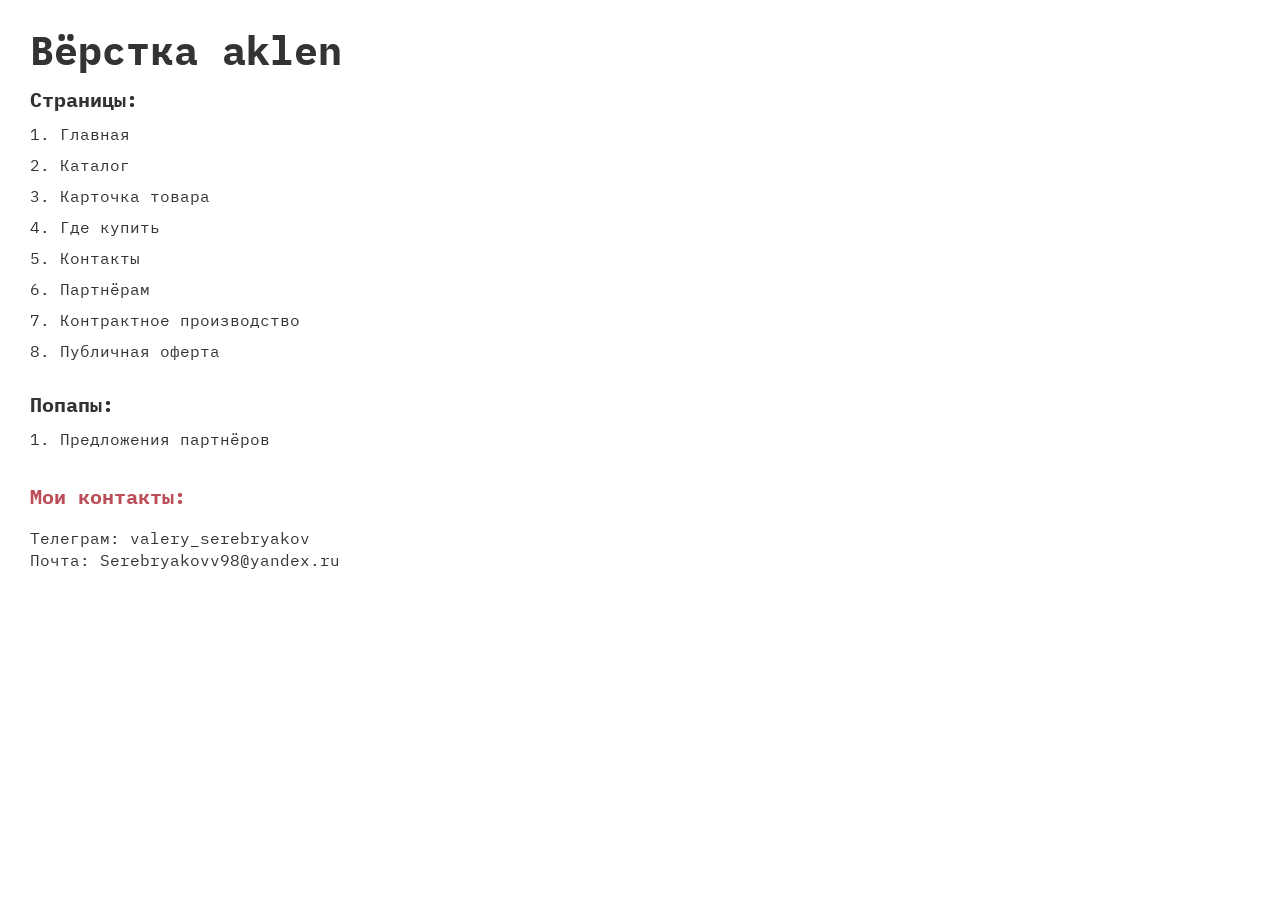
<file: index.html>
<!DOCTYPE html>
<html>

<head>
	<meta charset="UTF-8">
	<meta name="viewport" content="width=device-width, initial-scale=1.0">
	<title>Верстка «aklen»</title>
</head>

<body>
	<div class="rootpage">
		<h1>Вёрстка aklen</h1>
		<h2>Страницы:</h2>
		<ol class="rootpage__list">
			<li><a target="_blank" href="home.html">Главная</a></li>
			<li><a target="_blank" href="catalog.html">Каталог</a></li>
			<li><a target="_blank" href="product-card.html">Карточка товара</a></li>
			<li><a target="_blank" href="where-buy.html">Где купить</a></li>
			<li><a target="_blank" href="contacts.html">Контакты</a></li>
			<li><a target="_blank" href="cooperation.html">Партнёрам</a></li>
			<li><a target="_blank" href="сontract-production.html">Контрактное производство</a></li>
			<li><a target="_blank" href="public-offer.html">Публичная оферта</a></li>
		</ol>
		<h2>Попапы:</h2>
		<ol class="rootpage__list">
			<li><a target="_blank" href="product-card.html#popup-offers">Предложения партнёров</a></li>
		</ol>
		<div class="rootpage__contacts">
			<h2>Мои контакты:</h2>
			<p>Телеграм: <a href="https://t.me/valery_serebryakov">valery_serebryakov</a></p>
			<p>Почта: <a href="mailto:Serebryakovv98@yandex.ru">Serebryakovv98@yandex.ru</a></p>
		</div>
	</div>
</body>
<style>
	@charset "UTF-8";
	@import url('https://fonts.googleapis.com/css2?family=IBM+Plex+Mono&display=swap');

	*,
	*::before,
	*::after {
		padding: 0px;
		margin: 0px;
		border: 0px;
		box-sizing: border-box;
	}

	html,
	body {
		height: 100%;
		margin: 0;
		padding: 0;
		min-width: 320px;
		width: 100%;
		color: #50545b;
		color: #333;
		background-color: #fff;
	}

	body {
		font-family: "IBM Plex Mono";
		font-size: 100%;
		line-height: 1;
		font-size: 1rem;
	}


	a {
		color: inherit;
		text-decoration: underline;
		transition: padding-left 0.3s ease 0s;
	}

	a:link {
		text-decoration: none;
	}

	a:visited {
		text-decoration: none;
		color: #b7b7b7;
	}

	a:hover {
		text-decoration: none;
		padding-left: 5px;
	}

	ul li {
		list-style: none;
	}

	img {
		vertical-align: top;
	}

	.wrapper {
		width: 100%;
		min-height: 100%;
		overflow: hidden;
	}

	.rootpage {
		padding: 30px;
		display: flex;
		flex-direction: column;
		align-items: flex-start;
	}


	h1 {
		font-size: 2.5rem;
		margin: 0px 0px 1.25rem 0px;
	}


	h2 {
		font-size: 1.25rem;
		margin: 0px 0px 1rem 0px;
	}


	.rootpage__list {
		margin: 0px 0px 2.25rem 1.25rem;
		margin: 0px 0px 2.25rem 1.85rem;
	}

	.rootpage__list li:not(:last-child) {
		margin: 0px 0px 15px 0px;
	}

	.rootpage__contacts,
	.rootpage__tnx {
		line-height: 1.4;
	}

	.rootpage__tnx h2,
	.rootpage__contacts h2 {
		color: #bb4e58;
	}

	.rootpage__contacts {}

	.rootpage__contacts a {
		transition: all 0.3s ease 0s;
		padding: 0;
	}

	.rootpage__contacts a:hover {
		color: rgba(187, 78, 88, 0.7);
	}

	.rootpage__tnx {
		margin: 0px 0px 1rem 0px;
	}
</style>

</html>
</file>
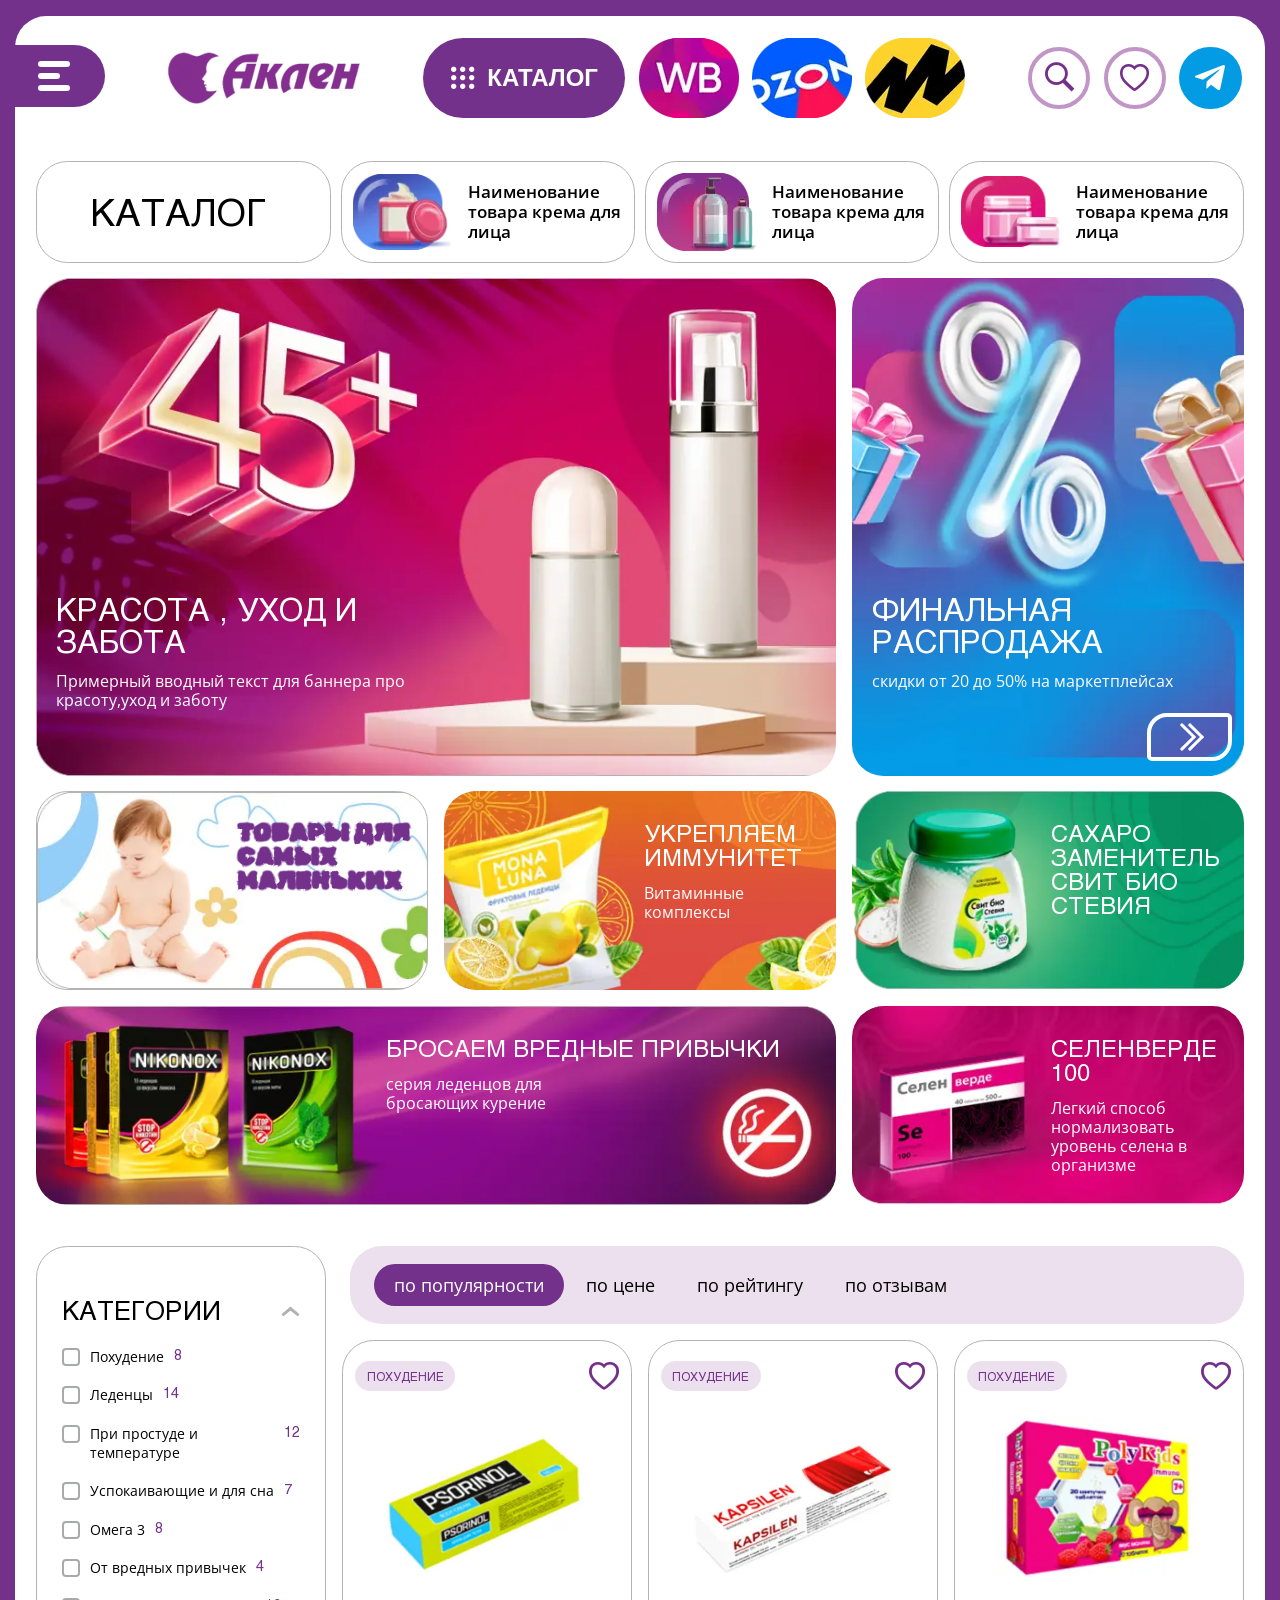
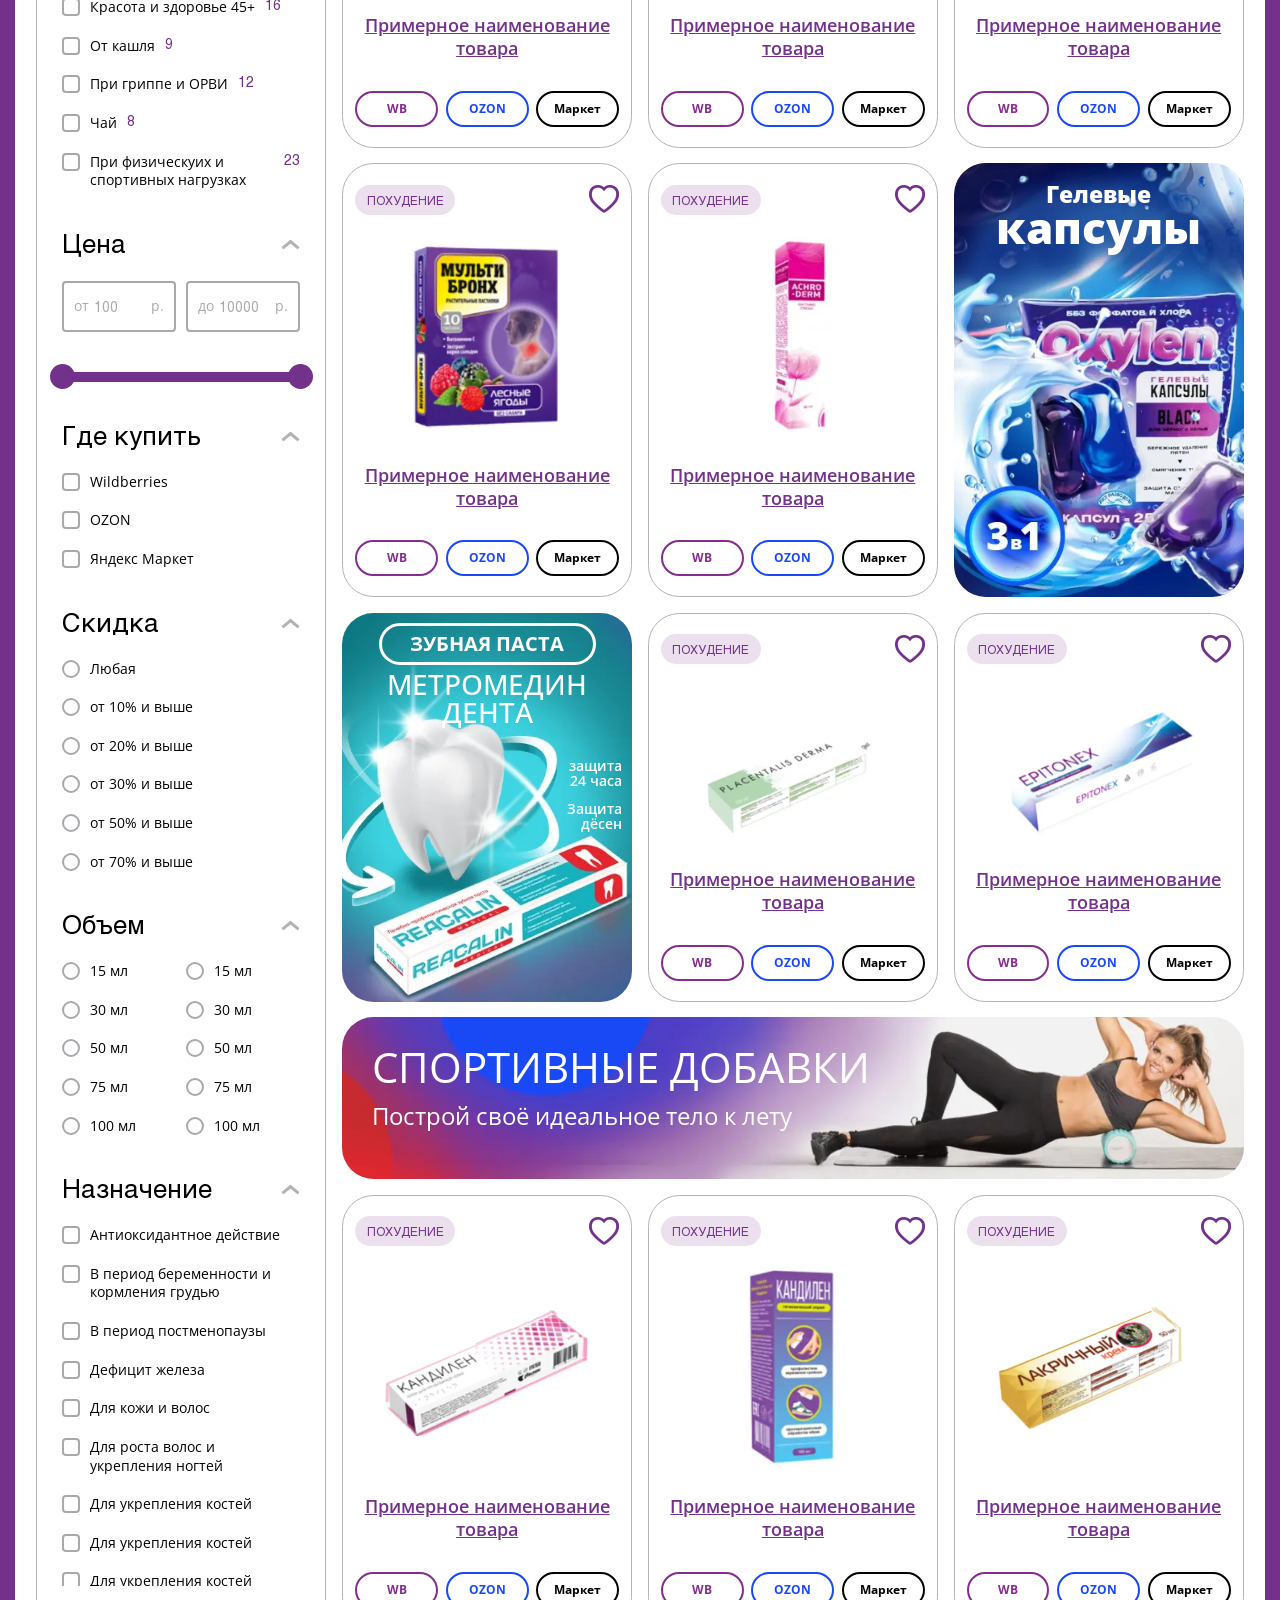
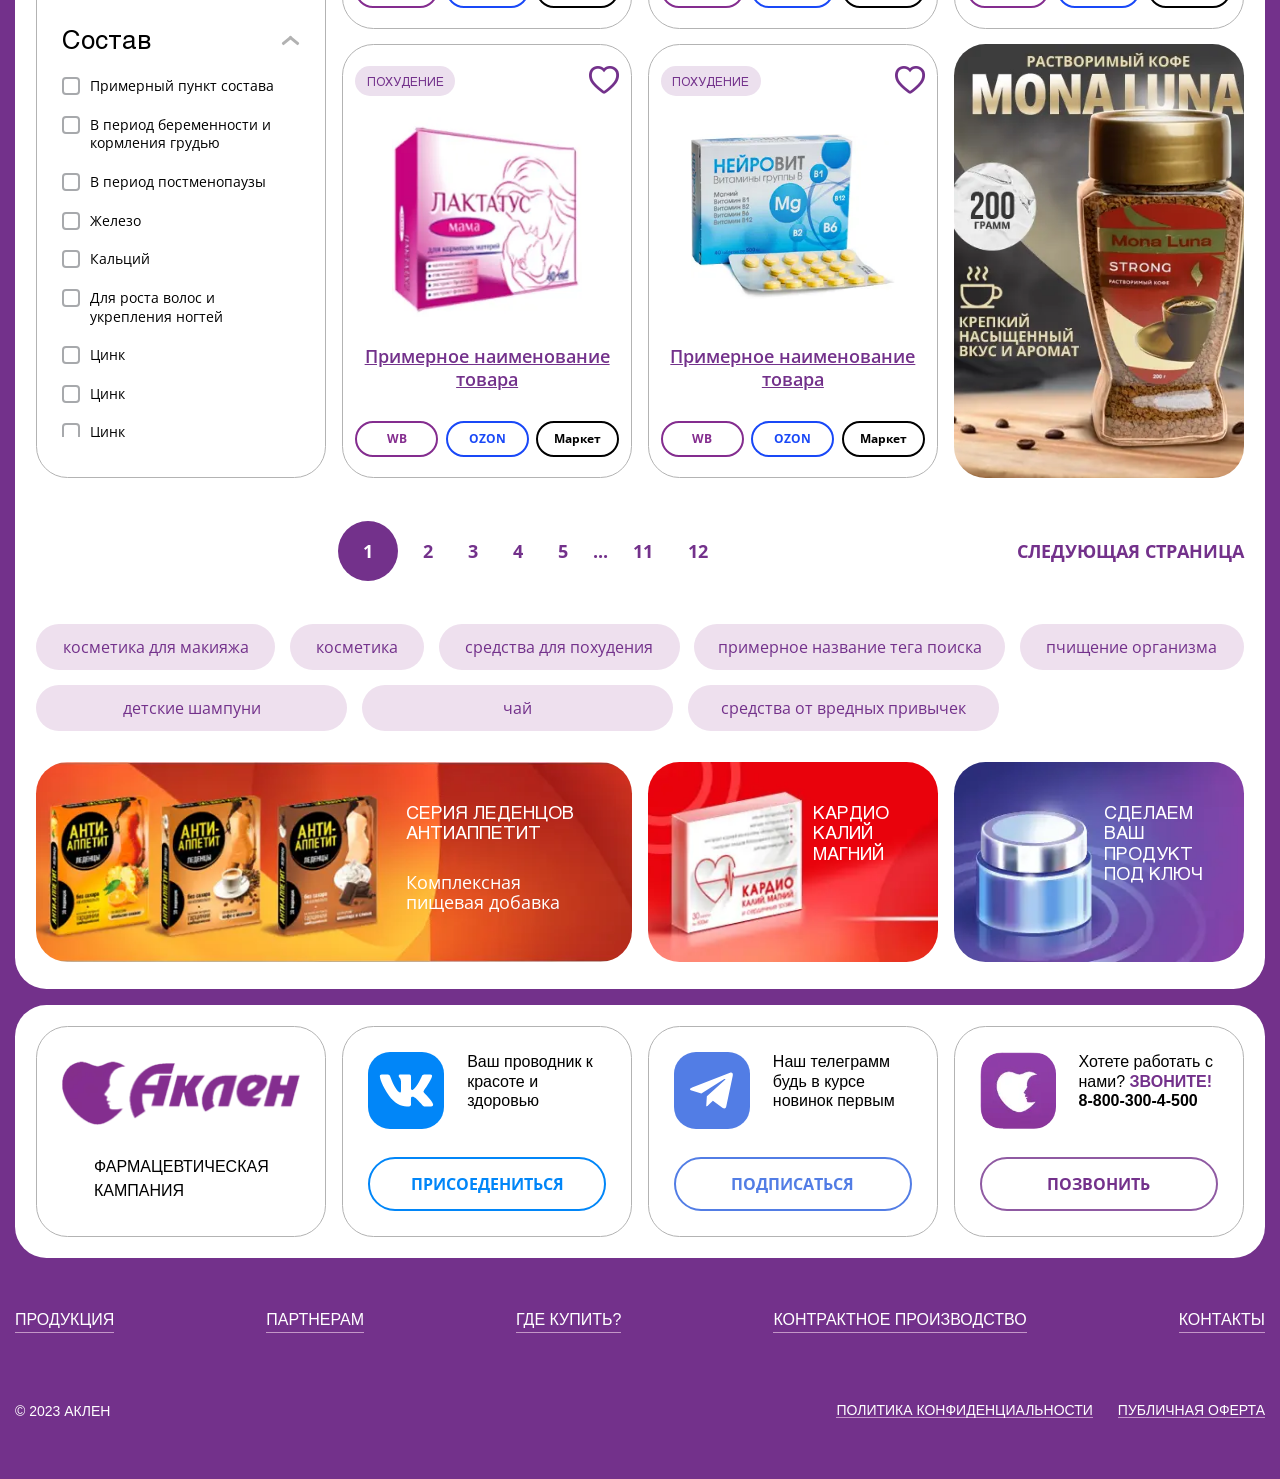
<file: catalog.html>
<!DOCTYPE html>
<html lang="ru">

<head>
	<title>CatalogPage</title>
	<meta charset="UTF-8">
	<meta name="format-detection" content="telephone=no">
	<!-- <style>body{opacity: 0;}</style> -->
	<link rel="stylesheet" href="css/style.min.css?_v=20250527231752">
	<!-- <link rel="shortcut icon" href="favicon.ico"> -->
	<!-- <meta name="robots" content="noindex, nofollow"> -->
	<meta name="viewport" content="width=device-width, initial-scale=1.0">
</head>

<body>
	<div class="wrapper">
		<header class="header">
			<div class="header__container">
				<div class="header__body">
					<div class="header__menu menu">
						<button type="button" class="menu__icon icon-menu"><span></span></button>
						<nav class="menu__body">
							<div class="menu__top">
								<div class="menu__box">
									<div class="menu__ikons">
										<a href="#" class="menu__ikon menu__ikon_favourites"></a>
										<a href="#" class="menu__ikon menu__ikon_tg"></a>
									</div>
									<a href="tel:88002004500" class="menu__tel">8 (800) 200-4-500</a>
								</div>
								<button type="button" class="menu__icon icon-menu icon-menu_mod"><span></span></button>
							</div>
							<div class="menu__inner">
								<div class="menu__list">
									<div class="menu__item menu__item_about">
										<a href="#" class="menu__card">
											<div class="menu__image"></div>
											<div class="menu__label">О нас</div>
										</a>
									</div>
									<div class="menu__item menu__item_products">
										<a href="#" class="menu__card">
											<div class="menu__image"></div>
											<div class="menu__label">О нас</div>
										</a>
									</div>
									<div class="menu__item menu__item_partners">
										<a href="#" class="menu__card">
											<div class="menu__image"></div>
											<div class="menu__label">партнёрам</div>
										</a>
									</div>
									<div class="menu__item menu__item_buy">
										<a href="#" class="menu__card">
											<div class="menu__image"></div>
											<div class="menu__label">где купить?</div>
										</a>
									</div>
									<div class="menu__item menu__item_manufacturing">
										<a href="#" class="menu__card">
											<div class="menu__image"></div>
											<div class="menu__label">Контрактное производство</div>
										</a>
									</div>
									<div class="menu__item menu__item_contacts">
										<a href="#" class="menu__card">
											<div class="menu__image"></div>
											<div class="menu__label">контакты</div>
										</a>
									</div>
								</div>
							</div>
							<div class="menu__logo">
								<img src="img/menu/logo.webp" alt="logo">
							</div>
						</nav>
					</div>
					<div class="header__logo">
						<img src="img/header/logo.webp" alt="logo">
					</div>
					<div class="header__links">
						<a data-da=".header__items,1100.98,0" href="#" class="header__catalog">КАТАЛОГ</a>
						<a href="#" class="header__wb">
							<img src="img/header/wb.webp" alt="wildberries">
						</a>
						<a href="#" class="header__ozon">
							<img src="img/header/ozon.webp" alt="ozon">
						</a>
						<a href="#" class="header__yandex-market">
							<img src="img/header/yandexm.webp" alt="yandex-market">
						</a>
					</div>
					<div class="header__desc">
						<div class="header__items">
							<div data-da=".menu__ikons,767.98,0" class="header__search search">
								<div class="search__input">
									<input autocomplete="off" type="text" name="form[]" placeholder="Поиск" class="input">
								</div>
								<div class="search__ikons">
									<button class="search__magnifier"></button>
									<button class="search__close"></button>
								</div>
								<div class="search__window">
									<div class="search__item">
										<div class="search__image">
											<img src="img/popular-products/product-1.webp" alt="image">
										</div>
										<div class="search__content">
											<a href="#" class="search__libel">Крем. Примерное наименование товара</a>
											<div class="search__text">
												<p>АЕДерма – универсальный крем для ухода за кожей тела. В составе косметического средства входят ...</p>
											</div>
										</div>
									</div>
									<div class="search__item">
										<div class="search__image">
											<img src="img/popular-products/product-2.webp" alt="image">
										</div>
										<div class="search__content">
											<a href="#" class="search__libel">Крем. Примерное наименование товара</a>
											<div class="search__text">
												<p>АЕДерма – универсальный крем для ухода за кожей тела. В составе косметического средства входят ...</p>
											</div>
										</div>
									</div>
									<div class="search__item">
										<div class="search__image">
											<img src="img/popular-products/product-3.webp" alt="image">
										</div>
										<div class="search__content">
											<a href="#" class="search__libel">Крем. Примерное наименование товара</a>
											<div class="search__text">
												<p>АЕДерма – универсальный крем для ухода за кожей тела. В составе косметического средства входят ...</p>
											</div>
										</div>
									</div>
									<div class="search__item">
										<div class="search__image">
											<img src="img/popular-products/product-4.webp" alt="image">
										</div>
										<div class="search__content">
											<a href="#" class="search__libel">Крем. Примерное наименование товара</a>
											<div class="search__text">
												<p>АЕДерма – универсальный крем для ухода за кожей тела. В составе косметического средства входят ...</p>
											</div>
										</div>
									</div>
									<div class="search__item">
										<div class="search__image">
											<img src="img/popular-products/product-6.webp" alt="image">
										</div>
										<div class="search__content">
											<a href="#" class="search__libel">Крем. Примерное наименование товара</a>
											<div class="search__text">
												<p>АЕДерма – универсальный крем для ухода за кожей тела. В составе косметического средства входят ...</p>
											</div>
										</div>
									</div>
									<div class="search__item">
										<div class="search__image">
											<img src="img/popular-products/product-6.webp" alt="image">
										</div>
										<div class="search__content">
											<a href="#" class="search__libel">Крем. Примерное наименование товара</a>
											<div class="search__text">
												<p>АЕДерма – универсальный крем для ухода за кожей тела. В составе косметического средства входят ...</p>
											</div>
										</div>
									</div>
								</div>
							</div>
							<a href="#" class="header__favourites"></a>
							<a href="#" class="header__tg"></a>
						</div>
						<a href="tel:88002004500" class="header__tel">8 (800) 200-4-500</a>
					</div>
				</div>
			</div>
		</header>
		<main class="page">
			<section class="catalog-main">
				<div class="catalog-main__container">
					<div class="catalog-main__body">
						<div class="catalog-main__top top-catalog-main">
							<div class="top-catalog-main__item">
								<div class="top-catalog-main__card">
									<h2 class="top-catalog-main__title">КАТАЛОГ</h2>
								</div>
							</div>
							<div class="top-catalog-main__item">
								<div class="top-catalog-main__card">
									<div class="top-catalog-main__image">
										<img src="img/catalog/catalog-main/icon-1.webp" alt="icon">
									</div>
									<div class="top-catalog-main__label">Наименование товара крема для лица</div>
								</div>
							</div>
							<div class="top-catalog-main__item">
								<div class="top-catalog-main__card">
									<div class="top-catalog-main__image">
										<img src="img/catalog/catalog-main/icon-2.webp" alt="icon">
									</div>
									<div class="top-catalog-main__label">Наименование товара крема для лица</div>
								</div>
							</div>
							<div class="top-catalog-main__item">
								<div class="top-catalog-main__card">
									<div class="top-catalog-main__image">
										<img src="img/catalog/catalog-main/icon-3.webp" alt="icon">
									</div>
									<div class="top-catalog-main__label">Наименование товара крема для лица</div>
								</div>
							</div>
						</div>
						<div class="catalog-main__grid grid-catalog-main">
							<div class="grid-catalog-main__card grid-catalog-main__card_high grid-catalog-main__card_newcare-formulas">
								<div class="grid-catalog-main__body">
									<div class="grid-catalog-main__label">Новые формулы ухода</div>
									<div class="grid-catalog-main__text">
										<p>Крема для тела, лица, рук, ног</p>
									</div>
								</div>
							</div>
							<div class="grid-catalog-main__card grid-catalog-main__card_high grid-catalog-main__card_wide grid-catalog-main__card_care">
								<div class="grid-catalog-main__body">
									<div class="grid-catalog-main__label">Красота , уход и забота</div>
									<div class="grid-catalog-main__text">
										<p>Примерный вводный текст для баннера про красоту,уход и заботу</p>
									</div>
								</div>
							</div>
							<div class="grid-catalog-main__card grid-catalog-main__card_high grid-catalog-main__card_sale">
								<div class="grid-catalog-main__body">
									<div class="grid-catalog-main__label">ФИНАЛЬНАЯ Распродажа</div>
									<div class="grid-catalog-main__text">
										<p>скидки от 20 до 50% на маркетплейсах</p>
									</div>
									<div class="grid-catalog-main__button"><span></span></div>
								</div>
							</div>
							<div class="grid-catalog-main__card grid-catalog-main__card_average grid-catalog-main__card_youngest">
								<div class="grid-catalog-main__body">
									<div class="grid-catalog-main__label">Товары для самых маленьких</div>
								</div>
							</div>
							<div class="grid-catalog-main__card grid-catalog-main__card_average grid-catalog-main__card_immunity">
								<div class="grid-catalog-main__body">
									<div class="grid-catalog-main__label">Укрепляем иммунитет</div>
									<div class="grid-catalog-main__text">
										<p>Витаминные комплексы</p>
									</div>
								</div>
							</div>
							<div class="grid-catalog-main__card grid-catalog-main__card_average grid-catalog-main__card_sugar-substitute">
								<div class="grid-catalog-main__body">
									<div class="grid-catalog-main__label">Сахаро заменитель Свит био стевия</div>
								</div>
							</div>
							<div class="grid-catalog-main__card grid-catalog-main__card_hyaluronic-verde">
								<div class="grid-catalog-main__body">
									<div class="grid-catalog-main__inner">
										<div class="grid-catalog-main__price">
											<p>2000 ₽</p>
											<p>СТАРАЯ ЦЕНА</p>
										</div>
										<div class="grid-catalog-main__button">1490 р</div>
									</div>
								</div>
							</div>
							<div class="grid-catalog-main__card grid-catalog-main__card_lipoic-acid">
								<div class="grid-catalog-main__body">
									<div class="grid-catalog-main__inner">
										<div class="grid-catalog-main__price">
											<p>990 ₽</p>
											<p>СТАРАЯ ЦЕНА</p>
										</div>
										<div class="grid-catalog-main__button">680 р</div>
									</div>
								</div>
							</div>
							<div class="grid-catalog-main__card grid-catalog-main__card_wide grid-catalog-main__card_bad-habits">
								<div class="grid-catalog-main__body">
									<div class="grid-catalog-main__label">бросаем вредные привычки</div>
									<div class="grid-catalog-main__text">
										<p>серия леденцов для бросающих курение</p>
									</div>
								</div>
							</div>
							<div class="grid-catalog-main__card grid-catalog-main__card_average grid-catalog-main__card_selenverde">
								<div class="grid-catalog-main__body">
									<div class="grid-catalog-main__label">Селенверде 100</div>
									<div class="grid-catalog-main__text">
										<p>Легкий способ нормализовать уровень селена в организме</p>
									</div>
								</div>
							</div>
							<div class="grid-catalog-main__card grid-catalog-main__card_star">
								<div class="grid-catalog-main__body">
									<div class="grid-catalog-main__stocks">все акции</div>
								</div>
							</div>
							<div class="grid-catalog-main__card grid-catalog-main__card_epitonex">
								<div class="grid-catalog-main__body">
									<div class="grid-catalog-main__stocks">акция</div>
									<div class="grid-catalog-main__button">2+1</div>
								</div>
							</div>
						</div>
					</div>
				</div>
			</section>
			<section class="items-catalog">
				<div class="items-catalog__container">
					<div class="items-catalog__body">
						<div class="items-catalog__sidebar sidebar-catalog">
							<div data-spollers class="sidebar-catalog__spollers">
								<details data-open class="sidebar-catalog__item">
									<summary class="sidebar-catalog__title">КАТЕГОРИИ</summary>
									<div class="sidebar-catalog__body">
										<div class="sidebar-catalog__checkbox checkbox">
											<input id="c_1" class="checkbox__input" type="checkbox" value="1" name="form[]">
											<label for="c_1" class="checkbox__label"><span class="checkbox__text">Похудение</span></label>
											<div class="checkbox__quantity">8</div>
										</div>
										<div class="sidebar-catalog__checkbox checkbox">
											<input id="c_2" class="checkbox__input" type="checkbox" value="1" name="form[]">
											<label for="c_2" class="checkbox__label"><span class="checkbox__text">Леденцы</span></label>
											<div class="checkbox__quantity">14</div>
										</div>
										<div class="sidebar-catalog__checkbox checkbox">
											<input id="c_3" class="checkbox__input" type="checkbox" value="1" name="form[]">
											<label for="c_3" class="checkbox__label"><span class="checkbox__text">При простуде и температуре</span></label>
											<div class="checkbox__quantity">12</div>
										</div>
										<div class="sidebar-catalog__checkbox checkbox">
											<input id="c_4" class="checkbox__input" type="checkbox" value="1" name="form[]">
											<label for="c_4" class="checkbox__label"><span class="checkbox__text">Успокаивающие и для сна</span></label>
											<div class="checkbox__quantity">7</div>
										</div>
										<div class="sidebar-catalog__checkbox checkbox">
											<input id="c_5" class="checkbox__input" type="checkbox" value="1" name="form[]">
											<label for="c_5" class="checkbox__label"><span class="checkbox__text">Омега 3</span></label>
											<div class="checkbox__quantity">8</div>
										</div>
										<div class="sidebar-catalog__checkbox checkbox">
											<input id="c_6" class="checkbox__input" type="checkbox" value="1" name="form[]">
											<label for="c_6" class="checkbox__label"><span class="checkbox__text">От вредных привычек</span></label>
											<div class="checkbox__quantity">4</div>
										</div>
										<div class="sidebar-catalog__checkbox checkbox">
											<input id="c_7" class="checkbox__input" type="checkbox" value="1" name="form[]">
											<label for="c_7" class="checkbox__label"><span class="checkbox__text">Красота и здоровье 45+</span></label>
											<div class="checkbox__quantity">16</div>
										</div>
										<div class="sidebar-catalog__checkbox checkbox">
											<input id="c_8" class="checkbox__input" type="checkbox" value="1" name="form[]">
											<label for="c_8" class="checkbox__label"><span class="checkbox__text">От кашля</span></label>
											<div class="checkbox__quantity">9</div>
										</div>
										<div class="sidebar-catalog__checkbox checkbox">
											<input id="c_9" class="checkbox__input" type="checkbox" value="1" name="form[]">
											<label for="c_9" class="checkbox__label"><span class="checkbox__text">При гриппе и ОРВИ</span></label>
											<div class="checkbox__quantity">12</div>
										</div>
										<div class="sidebar-catalog__checkbox checkbox">
											<input id="c_10" class="checkbox__input" type="checkbox" value="1" name="form[]">
											<label for="c_10" class="checkbox__label"><span class="checkbox__text">Чай</span></label>
											<div class="checkbox__quantity">8</div>
										</div>
										<div class="sidebar-catalog__checkbox checkbox">
											<input id="c_11" class="checkbox__input" type="checkbox" value="1" name="form[]">
											<label for="c_11" class="checkbox__label"><span class="checkbox__text">При физическуих и спортивных нагрузках</span></label>
											<div class="checkbox__quantity">23</div>
										</div>
									</div>
								</details>
								<details data-open class="sidebar-catalog__item">
									<summary class="sidebar-catalog__title">Цена</summary>
									<div class="sidebar-catalog__body">
										<div class="sidebar-catalog__inputs">
											<div class="sidebar-catalog__input">
												<div class="sidebar-catalog__meta">от</div>
												<input autocomplete="off" type="number" name="form[]" id="inp-0" class="sidebar-catalog__inp">
												<div class="sidebar-catalog__meta">р.</div>
											</div>
											<div class="sidebar-catalog__input">
												<div class="sidebar-catalog__meta">до</div>
												<input autocomplete="off" type="number" name="form[]" id="inp-1" class="sidebar-catalog__inp">
												<div class="sidebar-catalog__meta">р.</div>
											</div>
										</div>
										<div id="range-slide" class="sidebar-catalog__range-slider"></div>
								</details>
								<details data-open class="sidebar-catalog__item">
									<summary class="sidebar-catalog__title">Где купить</summary>
									<div class="sidebar-catalog__body">
										<div class="sidebar-catalog__checkbox checkbox">
											<input id="c_12" class="checkbox__input" type="checkbox" value="1" name="form[]">
											<label for="c_12" class="checkbox__label"><span class="checkbox__text">Wildberries</span></label>
										</div>
										<div class="sidebar-catalog__checkbox checkbox">
											<input id="c_13" class="checkbox__input" type="checkbox" value="1" name="form[]">
											<label for="c_13" class="checkbox__label"><span class="checkbox__text">OZON</span></label>
										</div>
										<div class="sidebar-catalog__checkbox checkbox">
											<input id="c_14" class="checkbox__input" type="checkbox" value="1" name="form[]">
											<label for="c_14" class="checkbox__label"><span class="checkbox__text">Яндекс Маркет</span></label>
										</div>
									</div>
								</details>
								<details data-open class="sidebar-catalog__item">
									<summary class="sidebar-catalog__title">Скидка</summary>
									<div class="sidebar-catalog__body">
										<div class="sidebar-catalog__checkbox checkbox checkbox_circle">
											<input id="c_15" class="checkbox__input" type="checkbox" value="1" name="form[]">
											<label for="c_15" class="checkbox__label"><span class="checkbox__text">Любая</span></label>
										</div>
										<div class="sidebar-catalog__checkbox checkbox checkbox_circle">
											<input id="c_16" class="checkbox__input" type="checkbox" value="1" name="form[]">
											<label for="c_16" class="checkbox__label"><span class="checkbox__text">от 10% и выше</span></label>
										</div>
										<div class="sidebar-catalog__checkbox checkbox checkbox_circle">
											<input id="c_17" class="checkbox__input" type="checkbox" value="1" name="form[]">
											<label for="c_17" class="checkbox__label"><span class="checkbox__text">от 20% и выше</span></label>
										</div>
										<div class="sidebar-catalog__checkbox checkbox checkbox_circle">
											<input id="c_18" class="checkbox__input" type="checkbox" value="1" name="form[]">
											<label for="c_18" class="checkbox__label"><span class="checkbox__text">от 30% и выше</span></label>
										</div>
										<div class="sidebar-catalog__checkbox checkbox checkbox_circle">
											<input id="c_19" class="checkbox__input" type="checkbox" value="1" name="form[]">
											<label for="c_19" class="checkbox__label"><span class="checkbox__text">от 50% и выше</span></label>
										</div>
										<div class="sidebar-catalog__checkbox checkbox checkbox_circle">
											<input id="c_20" class="checkbox__input" type="checkbox" value="1" name="form[]">
											<label for="c_20" class="checkbox__label"><span class="checkbox__text">от 70% и выше</span></label>
										</div>
									</div>
								</details>
								<details data-open class="sidebar-catalog__item">
									<summary class="sidebar-catalog__title">Объем</summary>
									<div class="sidebar-catalog__body sidebar-catalog__body_mod">
										<div class="sidebar-catalog__checkbox checkbox checkbox_circle">
											<input id="c_21" class="checkbox__input" type="checkbox" value="1" name="form[]">
											<label for="c_21" class="checkbox__label"><span class="checkbox__text">15 мл</span></label>
										</div>
										<div class="sidebar-catalog__checkbox checkbox checkbox_circle">
											<input id="c_22" class="checkbox__input" type="checkbox" value="1" name="form[]">
											<label for="c_22" class="checkbox__label"><span class="checkbox__text">15 мл</span></label>
										</div>
										<div class="sidebar-catalog__checkbox checkbox checkbox_circle">
											<input id="c_23" class="checkbox__input" type="checkbox" value="1" name="form[]">
											<label for="c_23" class="checkbox__label"><span class="checkbox__text">30 мл</span></label>
										</div>
										<div class="sidebar-catalog__checkbox checkbox checkbox_circle">
											<input id="c_24" class="checkbox__input" type="checkbox" value="1" name="form[]">
											<label for="c_24" class="checkbox__label"><span class="checkbox__text">30 мл</span></label>
										</div>
										<div class="sidebar-catalog__checkbox checkbox checkbox_circle">
											<input id="c_25" class="checkbox__input" type="checkbox" value="1" name="form[]">
											<label for="c_25" class="checkbox__label"><span class="checkbox__text">50 мл</span></label>
										</div>
										<div class="sidebar-catalog__checkbox checkbox checkbox_circle">
											<input id="c_26" class="checkbox__input" type="checkbox" value="1" name="form[]">
											<label for="c_26" class="checkbox__label"><span class="checkbox__text">50 мл</span></label>
										</div>
										<div class="sidebar-catalog__checkbox checkbox checkbox_circle">
											<input id="c_27" class="checkbox__input" type="checkbox" value="1" name="form[]">
											<label for="c_27" class="checkbox__label"><span class="checkbox__text">75 мл</span></label>
										</div>
										<div class="sidebar-catalog__checkbox checkbox checkbox_circle">
											<input id="c_28" class="checkbox__input" type="checkbox" value="1" name="form[]">
											<label for="c_28" class="checkbox__label"><span class="checkbox__text">75 мл</span></label>
										</div>
										<div class="sidebar-catalog__checkbox checkbox checkbox_circle">
											<input id="c_29" class="checkbox__input" type="checkbox" value="1" name="form[]">
											<label for="c_29" class="checkbox__label"><span class="checkbox__text">100 мл</span></label>
										</div>
										<div class="sidebar-catalog__checkbox checkbox checkbox_circle">
											<input id="c_30" class="checkbox__input" type="checkbox" value="1" name="form[]">
											<label for="c_30" class="checkbox__label"><span class="checkbox__text">100 мл</span></label>
										</div>
									</div>
								</details>
								<details data-open class="sidebar-catalog__item">
									<summary class="sidebar-catalog__title">Назначение</summary>
									<div class="sidebar-catalog__body sidebar-catalog__body_scroll">
										<div class="sidebar-catalog__checkbox checkbox">
											<input id="c_31" class="checkbox__input" type="checkbox" value="1" name="form[]">
											<label for="c_31" class="checkbox__label"><span class="checkbox__text">Антиоксидантное действие</span></label>
										</div>
										<div class="sidebar-catalog__checkbox checkbox">
											<input id="c_32" class="checkbox__input" type="checkbox" value="1" name="form[]">
											<label for="c_32" class="checkbox__label"><span class="checkbox__text">В период беременности и кормления грудью</span></label>
										</div>
										<div class="sidebar-catalog__checkbox checkbox">
											<input id="c_33" class="checkbox__input" type="checkbox" value="1" name="form[]">
											<label for="c_33" class="checkbox__label"><span class="checkbox__text">В период постменопаузы</span></label>
										</div>
										<div class="sidebar-catalog__checkbox checkbox">
											<input id="c_34" class="checkbox__input" type="checkbox" value="1" name="form[]">
											<label for="c_34" class="checkbox__label"><span class="checkbox__text">Дефицит железа</span></label>
										</div>
										<div class="sidebar-catalog__checkbox checkbox">
											<input id="c_35" class="checkbox__input" type="checkbox" value="1" name="form[]">
											<label for="c_35" class="checkbox__label"><span class="checkbox__text">Для кожи и волос</span></label>
										</div>
										<div class="sidebar-catalog__checkbox checkbox">
											<input id="c_36" class="checkbox__input" type="checkbox" value="1" name="form[]">
											<label for="c_36" class="checkbox__label"><span class="checkbox__text">Для роста волос и укрепления ногтей</span></label>
										</div>
										<div class="sidebar-catalog__checkbox checkbox">
											<input id="c_37" class="checkbox__input" type="checkbox" value="1" name="form[]">
											<label for="c_37" class="checkbox__label"><span class="checkbox__text">Для укрепления костей</span></label>
										</div>
										<div class="sidebar-catalog__checkbox checkbox">
											<input id="c_38" class="checkbox__input" type="checkbox" value="1" name="form[]">
											<label for="c_38" class="checkbox__label"><span class="checkbox__text">Для укрепления костей</span></label>
										</div>
										<div class="sidebar-catalog__checkbox checkbox">
											<input id="c_39" class="checkbox__input" type="checkbox" value="1" name="form[]">
											<label for="c_39" class="checkbox__label"><span class="checkbox__text">Для укрепления костей</span></label>
										</div>
										<div class="sidebar-catalog__checkbox checkbox">
											<input id="c_40" class="checkbox__input" type="checkbox" value="1" name="form[]">
											<label for="c_40" class="checkbox__label"><span class="checkbox__text">Для укрепления костей</span></label>
										</div>
									</div>
								</details>
								<details data-open class="sidebar-catalog__item">
									<summary class="sidebar-catalog__title">Состав</summary>
									<div class="sidebar-catalog__body sidebar-catalog__body_scroll">
										<div class="sidebar-catalog__checkbox checkbox">
											<input id="c_41" class="checkbox__input" type="checkbox" value="1" name="form[]">
											<label for="c_41" class="checkbox__label"><span class="checkbox__text">Примерный пункт состава</span></label>
										</div>
										<div class="sidebar-catalog__checkbox checkbox">
											<input id="c_42" class="checkbox__input" type="checkbox" value="1" name="form[]">
											<label for="c_42" class="checkbox__label"><span class="checkbox__text">В период беременности и кормления грудью</span></label>
										</div>
										<div class="sidebar-catalog__checkbox checkbox">
											<input id="c_43" class="checkbox__input" type="checkbox" value="1" name="form[]">
											<label for="c_43" class="checkbox__label"><span class="checkbox__text">В период постменопаузы</span></label>
										</div>
										<div class="sidebar-catalog__checkbox checkbox">
											<input id="c_44" class="checkbox__input" type="checkbox" value="1" name="form[]">
											<label for="c_44" class="checkbox__label"><span class="checkbox__text">Железо</span></label>
										</div>
										<div class="sidebar-catalog__checkbox checkbox">
											<input id="c_45" class="checkbox__input" type="checkbox" value="1" name="form[]">
											<label for="c_45" class="checkbox__label"><span class="checkbox__text">Кальций</span></label>
										</div>
										<div class="sidebar-catalog__checkbox checkbox">
											<input id="c_46" class="checkbox__input" type="checkbox" value="1" name="form[]">
											<label for="c_46" class="checkbox__label"><span class="checkbox__text">Для роста волос и укрепления ногтей</span></label>
										</div>
										<div class="sidebar-catalog__checkbox checkbox">
											<input id="c_47" class="checkbox__input" type="checkbox" value="1" name="form[]">
											<label for="c_47" class="checkbox__label"><span class="checkbox__text">Цинк</span></label>
										</div>
										<div class="sidebar-catalog__checkbox checkbox">
											<input id="c_48" class="checkbox__input" type="checkbox" value="1" name="form[]">
											<label for="c_48" class="checkbox__label"><span class="checkbox__text">Цинк</span></label>
										</div>
										<div class="sidebar-catalog__checkbox checkbox">
											<input id="c_49" class="checkbox__input" type="checkbox" value="1" name="form[]">
											<label for="c_49" class="checkbox__label"><span class="checkbox__text">Цинк</span></label>
										</div>
										<div class="sidebar-catalog__checkbox checkbox">
											<input id="c_50" class="checkbox__input" type="checkbox" value="1" name="form[]">
											<label for="c_50" class="checkbox__label"><span class="checkbox__text">Цинк</span></label>
										</div>
									</div>
								</details>
							</div>
						</div>
						<div class="items-catalog__main">
							<div class="items-catalog__filter filter-catalog">
								<div class="filter-catalog__inner filter-catalog__inner_button">
									<button class="filter-catalog__button">
										<div class="filter-catalog__label">категории</div>
										<div class="filter-catalog__ikon"><span></span></div>
									</button>
								</div>
								<div class="filter-catalog__inner filter-catalog__inner_items">
									<div class="filter-catalog__items">
										<button class="filter-catalog__item filter-catalog__item_active">по популярности</button>
										<button class="filter-catalog__item">по цене</button>
										<button class="filter-catalog__item">по рейтингу</button>
										<button class="filter-catalog__item">по отзывам</button>
									</div>
								</div>
							</div>
							<div class="items-catalog__cards">
								<div class="items-catalog__item">
									<article class="items-catalog__card card-product">
										<div class="card-product__top">
											<a href="#" class="card-product__banner">Похудение</a>
											<button class="card-product__favourites"><span></span></button>
										</div>
										<div class="card-product__image">
											<img src="img/popular-products/product-2.webp" alt="product" class="card-product__img">
										</div>
										<div class="card-product__bottom">
											<a href="#" class="card-product__title">Примерное наименование товара</a>
											<div class="card-product__links">
												<a href="#" class="card-product__link card-product__link_wb">WB</a>
												<a href="#" class="card-product__link card-product__link_ozon">OZON</a>
												<a href="#" class="card-product__link card-product__link_market">Маркет</a>
											</div>
										</div>
									</article>
								</div>
								<div class="items-catalog__item">
									<article class="items-catalog__card card-product">
										<div class="card-product__top">
											<a href="#" class="card-product__banner">Похудение</a>
											<button class="card-product__favourites"><span></span></button>
										</div>
										<div class="card-product__image">
											<img src="img/popular-products/product-3.webp" alt="product" class="card-product__img">
										</div>
										<div class="card-product__bottom">
											<a href="#" class="card-product__title">Примерное наименование товара</a>
											<div class="card-product__links">
												<a href="#" class="card-product__link card-product__link_wb">WB</a>
												<a href="#" class="card-product__link card-product__link_ozon">OZON</a>
												<a href="#" class="card-product__link card-product__link_market">Маркет</a>
											</div>
										</div>
									</article>
								</div>
								<div class="items-catalog__item">
									<article class="items-catalog__card card-product">
										<div class="card-product__top">
											<a href="#" class="card-product__banner">Похудение</a>
											<button class="card-product__favourites"><span></span></button>
										</div>
										<div class="card-product__image">
											<img src="img/popular-products/product-4.webp" alt="product" class="card-product__img">
										</div>
										<div class="card-product__bottom">
											<a href="#" class="card-product__title">Примерное наименование товара</a>
											<div class="card-product__links">
												<a href="#" class="card-product__link card-product__link_wb">WB</a>
												<a href="#" class="card-product__link card-product__link_ozon">OZON</a>
												<a href="#" class="card-product__link card-product__link_market">Маркет</a>
											</div>
										</div>
									</article>
								</div>
								<div class="items-catalog__item">
									<article class="items-catalog__card card-product">
										<div class="card-product__top">
											<a href="#" class="card-product__banner">Похудение</a>
											<button class="card-product__favourites"><span></span></button>
										</div>
										<div class="card-product__image">
											<img src="img/popular-products/product-7.webp" alt="product" class="card-product__img">
										</div>
										<div class="card-product__bottom">
											<a href="#" class="card-product__title">Примерное наименование товара</a>
											<div class="card-product__links">
												<a href="#" class="card-product__link card-product__link_wb">WB</a>
												<a href="#" class="card-product__link card-product__link_ozon">OZON</a>
												<a href="#" class="card-product__link card-product__link_market">Маркет</a>
											</div>
										</div>
									</article>
								</div>
								<div class="items-catalog__item">
									<article class="items-catalog__card card-product">
										<div class="card-product__top">
											<a href="#" class="card-product__banner">Похудение</a>
											<button class="card-product__favourites"><span></span></button>
										</div>
										<div class="card-product__image">
											<img src="img/popular-products/product-5.webp" alt="product" class="card-product__img">
										</div>
										<div class="card-product__bottom">
											<a href="#" class="card-product__title">Примерное наименование товара</a>
											<div class="card-product__links">
												<a href="#" class="card-product__link card-product__link_wb">WB</a>
												<a href="#" class="card-product__link card-product__link_ozon">OZON</a>
												<a href="#" class="card-product__link card-product__link_market">Маркет</a>
											</div>
										</div>
									</article>
								</div>
								<div class="items-catalog__item banner-catalog banner-catalog_capsules">
									<div class="banner-catalog__body">
										<div class="banner-catalog__title">Гелевые</div>
										<div class="banner-catalog__subtitle">капсулы</div>
									</div>
								</div>
								<div class="items-catalog__item banner-catalog banner-catalog_toothpaste">
									<div class="banner-catalog__body">
										<div class="banner-catalog__title"><span>ЗУБНАЯ ПАСТА</span></div>
										<div class="banner-catalog__subtitle">МЕТРОМЕДИН ДЕНТА</div>
										<div class="banner-catalog__desc">
											<p>защита 24 часа</p>
											<p>Защита дёсен</p>
										</div>
									</div>
								</div>
								<div class="items-catalog__item">
									<article class="items-catalog__card card-product">
										<div class="card-product__top">
											<a href="#" class="card-product__banner">Похудение</a>
											<button class="card-product__favourites"><span></span></button>
										</div>
										<div class="card-product__image">
											<img src="img/popular-products/product-6.webp" alt="product" class="card-product__img">
										</div>
										<div class="card-product__bottom">
											<a href="#" class="card-product__title">Примерное наименование товара</a>
											<div class="card-product__links">
												<a href="#" class="card-product__link card-product__link_wb">WB</a>
												<a href="#" class="card-product__link card-product__link_ozon">OZON</a>
												<a href="#" class="card-product__link card-product__link_market">Маркет</a>
											</div>
										</div>
									</article>
								</div>
								<div class="items-catalog__item items-catalog__item_invisible">
									<article class="items-catalog__card card-product">
										<div class="card-product__top">
											<a href="#" class="card-product__banner">Похудение</a>
											<button class="card-product__favourites"><span></span></button>
										</div>
										<div class="card-product__image">
											<img src="img/popular-products/product-1.webp" alt="product" class="card-product__img">
										</div>
										<div class="card-product__bottom">
											<a href="#" class="card-product__title">Примерное наименование товара</a>
											<div class="card-product__links">
												<a href="#" class="card-product__link card-product__link_wb">WB</a>
												<a href="#" class="card-product__link card-product__link_ozon">OZON</a>
												<a href="#" class="card-product__link card-product__link_market">Маркет</a>
											</div>
										</div>
									</article>
								</div>
								<div class="items-catalog__item banner-catalog banner-catalog_supplements">
									<div class="banner-catalog__body">
										<div class="banner-catalog__title">СПОРТИВНЫЕ ДОБАВКИ</div>
										<div class="banner-catalog__slogan">Построй своё идеальное тело к лету</div>
									</div>
								</div>
								<div class="items-catalog__item">
									<article class="items-catalog__card card-product">
										<div class="card-product__top">
											<a href="#" class="card-product__banner">Похудение</a>
											<button class="card-product__favourites"><span></span></button>
										</div>
										<div class="card-product__image">
											<img src="img/popular-products/product-8.webp" alt="product" class="card-product__img">
										</div>
										<div class="card-product__bottom">
											<a href="#" class="card-product__title">Примерное наименование товара</a>
											<div class="card-product__links">
												<a href="#" class="card-product__link card-product__link_wb">WB</a>
												<a href="#" class="card-product__link card-product__link_ozon">OZON</a>
												<a href="#" class="card-product__link card-product__link_market">Маркет</a>
											</div>
										</div>
									</article>
								</div>
								<div class="items-catalog__item">
									<article class="items-catalog__card card-product">
										<div class="card-product__top">
											<a href="#" class="card-product__banner">Похудение</a>
											<button class="card-product__favourites"><span></span></button>
										</div>
										<div class="card-product__image">
											<img src="img/popular-products/product-9.webp" alt="product" class="card-product__img">
										</div>
										<div class="card-product__bottom">
											<a href="#" class="card-product__title">Примерное наименование товара</a>
											<div class="card-product__links">
												<a href="#" class="card-product__link card-product__link_wb">WB</a>
												<a href="#" class="card-product__link card-product__link_ozon">OZON</a>
												<a href="#" class="card-product__link card-product__link_market">Маркет</a>
											</div>
										</div>
									</article>
								</div>
								<div class="items-catalog__item">
									<article class="items-catalog__card card-product">
										<div class="card-product__top">
											<a href="#" class="card-product__banner">Похудение</a>
											<button class="card-product__favourites"><span></span></button>
										</div>
										<div class="card-product__image">
											<img src="img/popular-products/product-10.webp" alt="product" class="card-product__img">
										</div>
										<div class="card-product__bottom">
											<a href="#" class="card-product__title">Примерное наименование товара</a>
											<div class="card-product__links">
												<a href="#" class="card-product__link card-product__link_wb">WB</a>
												<a href="#" class="card-product__link card-product__link_ozon">OZON</a>
												<a href="#" class="card-product__link card-product__link_market">Маркет</a>
											</div>
										</div>
									</article>
								</div>
								<div class="items-catalog__item">
									<article class="items-catalog__card card-product">
										<div class="card-product__top">
											<a href="#" class="card-product__banner">Похудение</a>
											<button class="card-product__favourites"><span></span></button>
										</div>
										<div class="card-product__image">
											<img src="img/popular-products/product-11.webp" alt="product" class="card-product__img">
										</div>
										<div class="card-product__bottom">
											<a href="#" class="card-product__title">Примерное наименование товара</a>
											<div class="card-product__links">
												<a href="#" class="card-product__link card-product__link_wb">WB</a>
												<a href="#" class="card-product__link card-product__link_ozon">OZON</a>
												<a href="#" class="card-product__link card-product__link_market">Маркет</a>
											</div>
										</div>
									</article>
								</div>
								<div class="items-catalog__item">
									<article class="items-catalog__card card-product">
										<div class="card-product__top">
											<a href="#" class="card-product__banner">Похудение</a>
											<button class="card-product__favourites"><span></span></button>
										</div>
										<div class="card-product__image">
											<img src="img/popular-products/product-12.webp" alt="product" class="card-product__img">
										</div>
										<div class="card-product__bottom">
											<a href="#" class="card-product__title">Примерное наименование товара</a>
											<div class="card-product__links">
												<a href="#" class="card-product__link card-product__link_wb">WB</a>
												<a href="#" class="card-product__link card-product__link_ozon">OZON</a>
												<a href="#" class="card-product__link card-product__link_market">Маркет</a>
											</div>
										</div>
									</article>
								</div>
								<div class="items-catalog__item banner-catalog banner-catalog_cofe">
									<div class="banner-catalog__body"></div>
								</div>
							</div>
						</div>
					</div>
					<div class="items-catalog__bottom bottom-items-catalog">
						<div class="bottom-items-catalog__grid">
							<div class="bottom-items-catalog__pagination">
								<ul class="bottom-items-catalog__list">
									<li class="bottom-items-catalog__item bottom-items-catalog__item_active">
										<a href="#" class="bottom-items-catalog__num">1</a>
									</li>
									<li class="bottom-items-catalog__item">
										<a href="#" class="bottom-items-catalog__num">2</a>
									</li>
									<li class="bottom-items-catalog__item">
										<a href="#" class="bottom-items-catalog__num">3</a>
									</li>
									<li class="bottom-items-catalog__item">
										<a href="#" class="bottom-items-catalog__num">4</a>
									</li>
									<li class="bottom-items-catalog__item">
										<a href="#" class="bottom-items-catalog__num">5</a>
									</li>
									<li class="bottom-items-catalog__item">...</li>
									<li class="bottom-items-catalog__item">
										<a href="#" class="bottom-items-catalog__num">11</a>
									</li>
									<li class="bottom-items-catalog__item">
										<a href="#" class="bottom-items-catalog__num">12</a>
									</li>
								</ul>
								<a href="#" class="bottom-items-catalog__next-page">Следующая страница</a>
							</div>
						</div>
						<div class="bottom-items-catalog__meta">
							<a href="#" class="bottom-items-catalog__tag">косметика для макияжа</a>
							<a href="#" class="bottom-items-catalog__tag">косметика</a>
							<a href="#" class="bottom-items-catalog__tag">средства для похудения</a>
							<a href="#" class="bottom-items-catalog__tag">примерное название тега поиска</a>
							<a href="#" class="bottom-items-catalog__tag">пчищение организма</a>
							<a href="#" class="bottom-items-catalog__tag">детские шампуни</a>
							<a href="#" class="bottom-items-catalog__tag">чай</a>
							<a href="#" class="bottom-items-catalog__tag">средства от вредных привычек</a>
						</div>
					</div>
				</div>
			</section>
			<section class="cards-catalog">
				<div class="cards-catalog__container">
					<div class="cards-catalog__body">
						<div class="cards-catalog__row">
							<div class="cards-catalog__item cards-catalog__item_lollipops">
								<article class="cards-catalog__card">
									<h3 class="cards-catalog__title">серия леденцов АНТИАППЕТИТ</h3>
									<div class="cards-catalog__subtitle">Комплексная пищевая добавка</div>
								</article>
							</div>
							<div class="cards-catalog__item cards-catalog__item_cardio">
								<article class="cards-catalog__card">
									<h3 class="cards-catalog__title">КАРДИО КАЛИЙ МАГНИЙ</h3>
								</article>
							</div>
							<div class="cards-catalog__item cards-catalog__item_turnkey">
								<article class="cards-catalog__card">
									<h3 class="cards-catalog__title">сделаем ваш продукт под ключ</h3>
								</article>
							</div>
						</div>
					</div>
				</div>
			</section>
			<section class="contacts-home">
				<div class="contacts-home__container">
					<div class="contacts-home__body">
						<div class="contacts-home__row">
							<div class="contacts-home__item contacts-home__item_mod">
								<div class="contacts-home__company">
									<div class="contacts-home__logo">
										<img src="img/header/logo.webp" alt="logo">
									</div>
									<div class="contacts-home__label">фармацевтическая кампания</div>
								</div>
							</div>
							<div class="contacts-home__item">
								<article class="contacts-home__card card-contacts card-contacts_vk">
									<div class="card-contacts__content">
										<div class="card-contacts__icon"></div>
										<div class="card-contacts__text">
											<p>Ваш проводник к красоте и здоровью</p>
										</div>
									</div>
									<a href="#" class="card-contacts__button">Присоедениться</a>
								</article>
							</div>
							<div class="contacts-home__item">
								<article class="contacts-home__card card-contacts card-contacts_tg">
									<div class="card-contacts__content">
										<div class="card-contacts__icon"></div>
										<div class="card-contacts__text">
											<p>Наш телеграмм будь в курсе новинок первым</p>
										</div>
									</div>
									<a href="#" class="card-contacts__button">подписаться</a>
								</article>
							</div>
							<div class="contacts-home__item">
								<article class="contacts-home__card card-contacts card-contacts_tel">
									<div class="card-contacts__content">
										<div class="card-contacts__icon"></div>
										<div class="card-contacts__text">
											<p>Хотете работать с нами? <span>ЗВОНИТЕ!</span></p>
											<p>8-800-300-4-500</p>
										</div>
									</div>
									<a href="tel:88003004500" class="card-contacts__button">позвонить</a>
								</article>
							</div>
						</div>
					</div>
				</div>
			</section>
		</main>
		<footer class="footer">
			<div class="footer__container">
				<div class="footer__body">
					<div class="footer__copyright">© 2023 Аклен</div>
					<nav data-da=".footer__container,1280.98,0" class="footer__menu menu-footer">
						<ul class="menu-footer__list">
							<li class="menu-footer__item"><a href="#" class="menu-footer__link">Продукция</a></li>
							<li class="menu-footer__item"><a href="#" class="menu-footer__link">Партнерам</a></li>
							<li class="menu-footer__item"><a href="#" class="menu-footer__link">Где купить?</a></li>
							<li class="menu-footer__item"><a href="#" class="menu-footer__link">Контрактное производство</a></li>
							<li class="menu-footer__item"><a href="#" class="menu-footer__link">Контакты</a></li>
						</ul>
					</nav>
					<div class="footer__desc">
						<a href="#" class="footer__link">Политика конфиденциальности</a>
						<a href="#" class="footer__link">Публичная оферта</a>
					</div>
				</div>
			</div>
		</footer>
	</div>
	<script src="js/app.min.js?_v=20250527231752"></script>
</body>

</html>
</file>
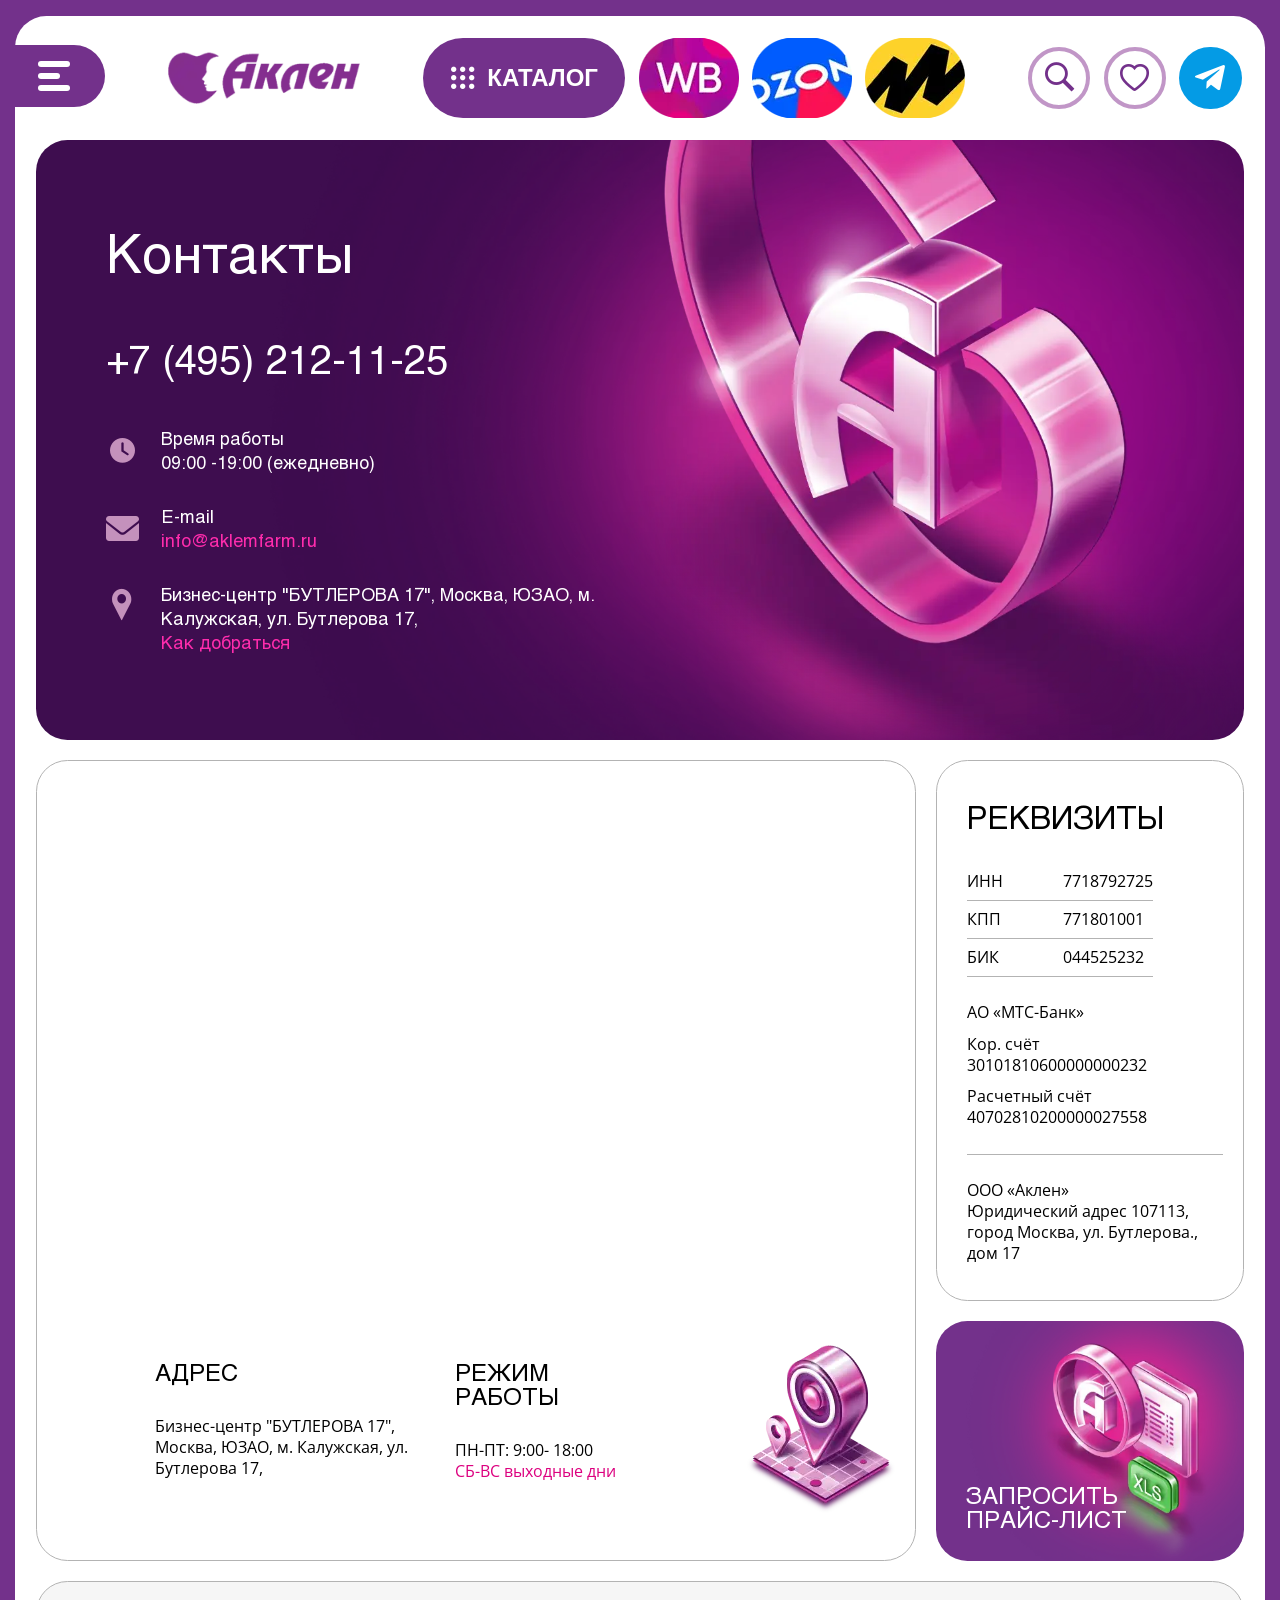
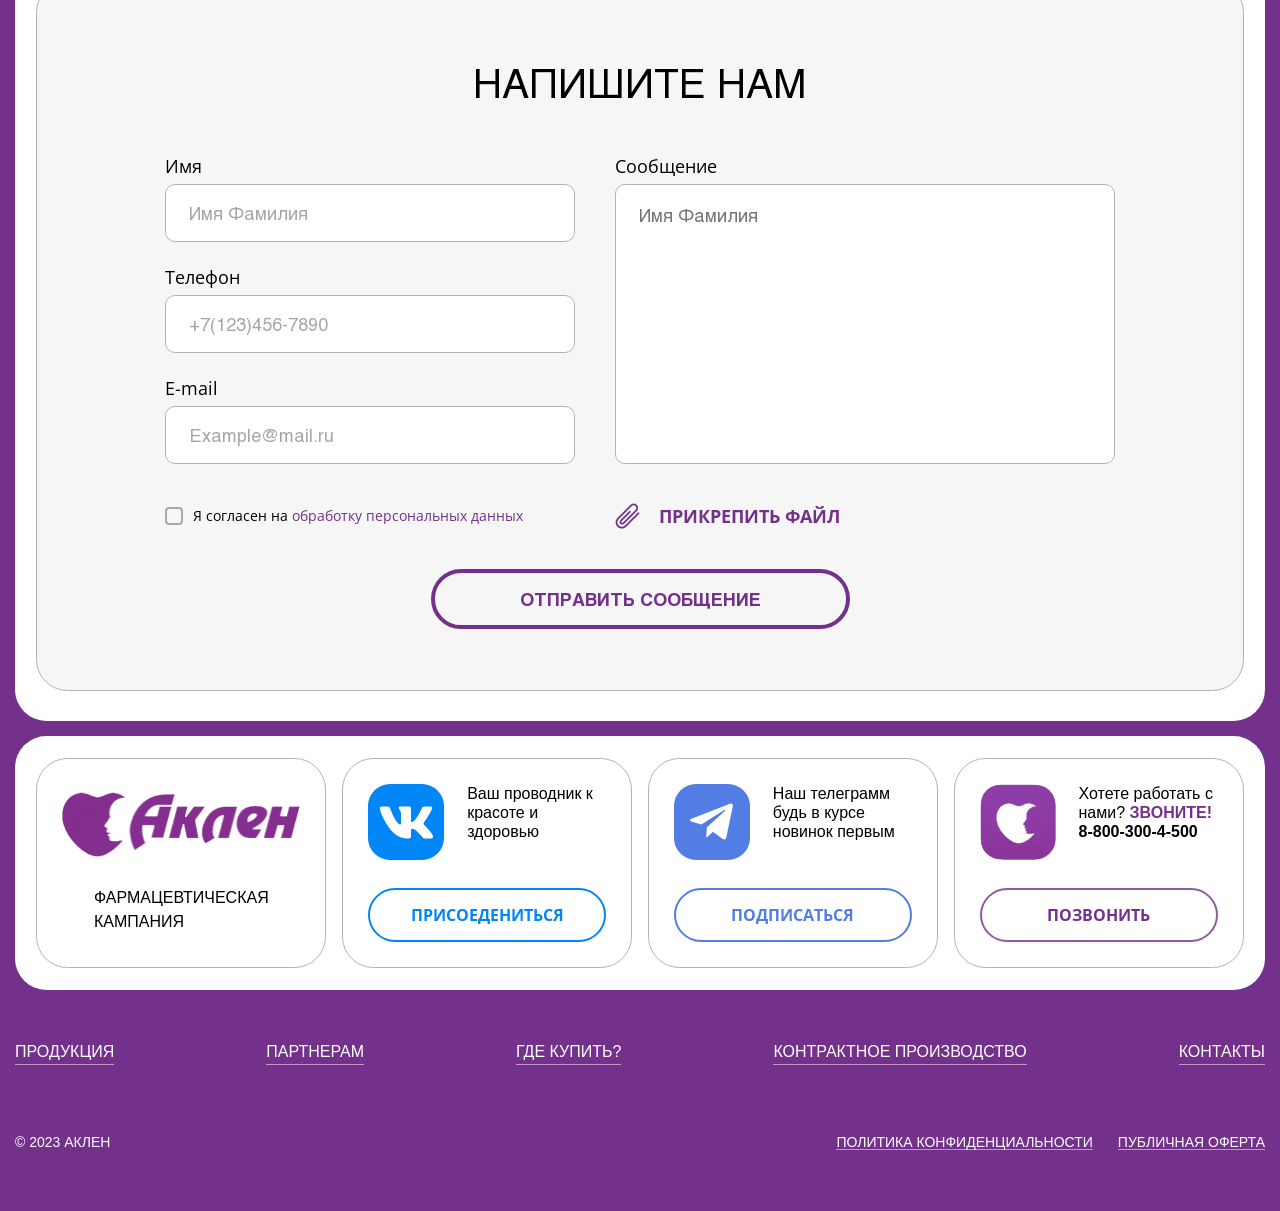
<file: contacts.html>
<!DOCTYPE html>
<html lang="ru">

<head>
	<title>contactsPage</title>
	<meta charset="UTF-8">
	<meta name="format-detection" content="telephone=no">
	<!-- <style>body{opacity: 0;}</style> -->
	<link rel="stylesheet" href="css/style.min.css?_v=20250527231752">
	<!-- <link rel="shortcut icon" href="favicon.ico"> -->
	<!-- <meta name="robots" content="noindex, nofollow"> -->
	<meta name="viewport" content="width=device-width, initial-scale=1.0">
</head>

<body>
	<div class="wrapper">
		<header class="header">
			<div class="header__container">
				<div class="header__body">
					<div class="header__menu menu">
						<button type="button" class="menu__icon icon-menu"><span></span></button>
						<nav class="menu__body">
							<div class="menu__top">
								<div class="menu__box">
									<div class="menu__ikons">
										<a href="#" class="menu__ikon menu__ikon_favourites"></a>
										<a href="#" class="menu__ikon menu__ikon_tg"></a>
									</div>
									<a href="tel:88002004500" class="menu__tel">8 (800) 200-4-500</a>
								</div>
								<button type="button" class="menu__icon icon-menu icon-menu_mod"><span></span></button>
							</div>
							<div class="menu__inner">
								<div class="menu__list">
									<div class="menu__item menu__item_about">
										<a href="#" class="menu__card">
											<div class="menu__image"></div>
											<div class="menu__label">О нас</div>
										</a>
									</div>
									<div class="menu__item menu__item_products">
										<a href="#" class="menu__card">
											<div class="menu__image"></div>
											<div class="menu__label">О нас</div>
										</a>
									</div>
									<div class="menu__item menu__item_partners">
										<a href="#" class="menu__card">
											<div class="menu__image"></div>
											<div class="menu__label">партнёрам</div>
										</a>
									</div>
									<div class="menu__item menu__item_buy">
										<a href="#" class="menu__card">
											<div class="menu__image"></div>
											<div class="menu__label">где купить?</div>
										</a>
									</div>
									<div class="menu__item menu__item_manufacturing">
										<a href="#" class="menu__card">
											<div class="menu__image"></div>
											<div class="menu__label">Контрактное производство</div>
										</a>
									</div>
									<div class="menu__item menu__item_contacts">
										<a href="#" class="menu__card">
											<div class="menu__image"></div>
											<div class="menu__label">контакты</div>
										</a>
									</div>
								</div>
							</div>
							<div class="menu__logo">
								<img src="img/menu/logo.webp" alt="logo">
							</div>
						</nav>
					</div>
					<div class="header__logo">
						<img src="img/header/logo.webp" alt="logo">
					</div>
					<div class="header__links">
						<a data-da=".header__items,1100.98,0" href="#" class="header__catalog">КАТАЛОГ</a>
						<a href="#" class="header__wb">
							<img src="img/header/wb.webp" alt="wildberries">
						</a>
						<a href="#" class="header__ozon">
							<img src="img/header/ozon.webp" alt="ozon">
						</a>
						<a href="#" class="header__yandex-market">
							<img src="img/header/yandexm.webp" alt="yandex-market">
						</a>
					</div>
					<div class="header__desc">
						<div class="header__items">
							<div data-da=".menu__ikons,767.98,0" class="header__search search">
								<div class="search__input">
									<input autocomplete="off" type="text" name="form[]" placeholder="Поиск" class="input">
								</div>
								<div class="search__ikons">
									<button class="search__magnifier"></button>
									<button class="search__close"></button>
								</div>
								<div class="search__window">
									<div class="search__item">
										<div class="search__image">
											<img src="img/popular-products/product-1.webp" alt="image">
										</div>
										<div class="search__content">
											<a href="#" class="search__libel">Крем. Примерное наименование товара</a>
											<div class="search__text">
												<p>АЕДерма – универсальный крем для ухода за кожей тела. В составе косметического средства входят ...</p>
											</div>
										</div>
									</div>
									<div class="search__item">
										<div class="search__image">
											<img src="img/popular-products/product-2.webp" alt="image">
										</div>
										<div class="search__content">
											<a href="#" class="search__libel">Крем. Примерное наименование товара</a>
											<div class="search__text">
												<p>АЕДерма – универсальный крем для ухода за кожей тела. В составе косметического средства входят ...</p>
											</div>
										</div>
									</div>
									<div class="search__item">
										<div class="search__image">
											<img src="img/popular-products/product-3.webp" alt="image">
										</div>
										<div class="search__content">
											<a href="#" class="search__libel">Крем. Примерное наименование товара</a>
											<div class="search__text">
												<p>АЕДерма – универсальный крем для ухода за кожей тела. В составе косметического средства входят ...</p>
											</div>
										</div>
									</div>
									<div class="search__item">
										<div class="search__image">
											<img src="img/popular-products/product-4.webp" alt="image">
										</div>
										<div class="search__content">
											<a href="#" class="search__libel">Крем. Примерное наименование товара</a>
											<div class="search__text">
												<p>АЕДерма – универсальный крем для ухода за кожей тела. В составе косметического средства входят ...</p>
											</div>
										</div>
									</div>
									<div class="search__item">
										<div class="search__image">
											<img src="img/popular-products/product-6.webp" alt="image">
										</div>
										<div class="search__content">
											<a href="#" class="search__libel">Крем. Примерное наименование товара</a>
											<div class="search__text">
												<p>АЕДерма – универсальный крем для ухода за кожей тела. В составе косметического средства входят ...</p>
											</div>
										</div>
									</div>
									<div class="search__item">
										<div class="search__image">
											<img src="img/popular-products/product-6.webp" alt="image">
										</div>
										<div class="search__content">
											<a href="#" class="search__libel">Крем. Примерное наименование товара</a>
											<div class="search__text">
												<p>АЕДерма – универсальный крем для ухода за кожей тела. В составе косметического средства входят ...</p>
											</div>
										</div>
									</div>
								</div>
							</div>
							<a href="#" class="header__favourites"></a>
							<a href="#" class="header__tg"></a>
						</div>
						<a href="tel:88002004500" class="header__tel">8 (800) 200-4-500</a>
					</div>
				</div>
			</div>
		</header>
		<main class="page">
			<section class="contacts-main">
				<div class="contacts-main__container">
					<div class="contacts-main__body">
						<div class="contacts-main__box">
							<h1 class="contacts-main__title">Контакты</h1>
							<a href="tel:+74952121125" class="contacts-main__tel">+7 (495) 212-11-25</a>
							<div class="contacts-main__items">
								<div class="contacts-main__item contacts-main__item_clock">
									<div class="contacts-main__inner">
										<div class="contacts-main__label">Время работы</div>
										<div class="contacts-main__info">09:00 -19:00 (ежедневно)</div>
									</div>
								</div>
								<div class="contacts-main__item contacts-main__item_email">
									<div class="contacts-main__inner">
										<div class="contacts-main__label">E-mail</div>
										<a href="mailto:info@aklemfarm.ru" class="contacts-main__info">info@aklemfarm.ru</a>
									</div>
								</div>
								<div class="contacts-main__item contacts-main__item_location">
									<div class="contacts-main__inner">
										<div class="contacts-main__label">Бизнес-центр "БУТЛЕРОВА 17", Москва, ЮЗАО, м. Калужская, ул. Бутлерова 17,</div>
										<a href="#" class="contacts-main__info">Как добраться</a>
									</div>
								</div>
							</div>
						</div>
					</div>
				</div>
			</section>
			<section class="contacts-info">
				<div class="contacts-info__container">
					<div class="contacts-info__body">
						<div class="contacts-info__address address-contacts">
							<div class="address-contacts__map">
								<iframe src="https://yandex.ru/map-widget/v1/?um=constructor%3A6a675359226c7e89e8fc95a62be0dcd4de60e901825c99c072c835c8a6c28b48&amp;source=constructor" frameborder="0"></iframe>
							</div>
							<div class="address-contacts__content">
								<div class="address-contacts__item">
									<div class="address-contacts__label">Адрес</div>
									<div class="address-contacts__info">Бизнес-центр "БУТЛЕРОВА 17", Москва, ЮЗАО, м. Калужская, ул. Бутлерова 17, </div>
								</div>
								<div class="address-contacts__item">
									<div class="address-contacts__label">режим работы</div>
									<div class="address-contacts__info">ПН-ПТ: 9:00- 18:00 <span>СБ-ВС выходные дни</span></div>
								</div>
							</div>
						</div>
						<div class="contacts-info__items">
							<div class="contacts-info__requisites requisites-contacts">
								<h2 class="requisites-contacts__title">реквизиты</h2>
								<div class="requisites-contacts__body">
									<div class="requisites-contacts__grid">
										<div class="requisites-contacts__label requisites-contacts__label_line">ИНН</div>
										<div class="requisites-contacts__info requisites-contacts__info_line">7718792725</div>
										<div class="requisites-contacts__label requisites-contacts__label_line">КПП</div>
										<div class="requisites-contacts__info requisites-contacts__info_line">771801001</div>
										<div class="requisites-contacts__label requisites-contacts__label_line">БИК</div>
										<div class="requisites-contacts__info requisites-contacts__info_line">044525232</div>
										<div class="requisites-contacts__info requisites-contacts__info_enlarged">АО «МТС-Банк»</div>
										<div class="requisites-contacts__label requisites-contacts__label_mod">Кор. счёт</div>
										<div class="requisites-contacts__info requisites-contacts__info_mod">30101810600000000232</div>
										<div class="requisites-contacts__label requisites-contacts__label_mod">Расчетный счёт</div>
										<div class="requisites-contacts__info requisites-contacts__info_mod">40702810200000027558</div>
									</div>
									<div class="requisites-contacts__address">ООО «Аклен» <br>Юридический адрес 107113, <br>город Москва, ул. Бутлерова., дом 17</div>
								</div>
							</div>
							<a href="#" class="contacts-info__price-list">запросить <br>прайс-лист</a>
						</div>
					</div>
				</div>
			</section>
			<section class="write-us">
				<div class="write-us__container">
					<div class="write-us__body">
						<form action="#" class="write-us__form">
							<h2 class="write-us__title">Напишите нам</h2>
							<div class="write-us__grid">
								<div class="write-us__inputs">
									<div class="write-us__input">
										<label class="write-us__label" for="user-name">Имя</label>
										<input id="user-name" autocomplete="off" type="text" name="form[]" data-error="Ошибка" placeholder="Имя Фамилия" class="write-us__inp">
									</div>
									<div class="write-us__input">
										<label class="write-us__label" for="user-telephone">Телефон</label>
										<input id="user-telephone" autocomplete="off" type="tel" name="form[]" data-error="Ошибка" placeholder="+7(123)456-7890" class="write-us__inp">
									</div>
									<div class="write-us__input">
										<label class="write-us__label" for="user-email">E-mail</label>
										<input id="user-email" autocomplete="off" type="email" name="form[]" data-error="Ошибка" placeholder="Example@mail.ru" class="write-us__inp">
									</div>
								</div>
								<div class="write-us__textarea textarea">
									<label class="textarea__label" for="t_1">Сообщение</label>
									<textarea class="textarea__item" name="form[]" id="t_1" placeholder="Имя Фамилия"></textarea>
								</div>
								<div class="write-us__checkbox checkbox">
									<input id="c_100" data-error="Ошибка" class="checkbox__input" type="checkbox" value="1" name="form[]">
									<label for="c_100" class="checkbox__label"><span class="checkbox__text">Я согласен на <a href="#">обработку персональных данных</a></span></label>
								</div>
								<div class="write-us__inner">
									<label class="write-us__attach-file file-attach">
										<input autocomplete="off" type="file" name="form[]" data-error="Ошибка" class="file-attach__inp">
										<span class="file-attach__text" class="">прикрепить файл</span>
									</label>
									<button data-da=".write-us__grid,1365.98" class="write-us__button" type="submit">отправить сообщение</button>
								</div>
							</div>
						</form>
					</div>
				</div>
			</section>
			<section class="contacts-home">
				<div class="contacts-home__container">
					<div class="contacts-home__body">
						<div class="contacts-home__row">
							<div class="contacts-home__item contacts-home__item_mod">
								<div class="contacts-home__company">
									<div class="contacts-home__logo">
										<img src="img/header/logo.webp" alt="logo">
									</div>
									<div class="contacts-home__label">фармацевтическая кампания</div>
								</div>
							</div>
							<div class="contacts-home__item">
								<article class="contacts-home__card card-contacts card-contacts_vk">
									<div class="card-contacts__content">
										<div class="card-contacts__icon"></div>
										<div class="card-contacts__text">
											<p>Ваш проводник к красоте и здоровью</p>
										</div>
									</div>
									<a href="#" class="card-contacts__button">Присоедениться</a>
								</article>
							</div>
							<div class="contacts-home__item">
								<article class="contacts-home__card card-contacts card-contacts_tg">
									<div class="card-contacts__content">
										<div class="card-contacts__icon"></div>
										<div class="card-contacts__text">
											<p>Наш телеграмм будь в курсе новинок первым</p>
										</div>
									</div>
									<a href="#" class="card-contacts__button">подписаться</a>
								</article>
							</div>
							<div class="contacts-home__item">
								<article class="contacts-home__card card-contacts card-contacts_tel">
									<div class="card-contacts__content">
										<div class="card-contacts__icon"></div>
										<div class="card-contacts__text">
											<p>Хотете работать с нами? <span>ЗВОНИТЕ!</span></p>
											<p>8-800-300-4-500</p>
										</div>
									</div>
									<a href="tel:88003004500" class="card-contacts__button">позвонить</a>
								</article>
							</div>
						</div>
					</div>
				</div>
			</section>
		</main>
		<footer class="footer">
			<div class="footer__container">
				<div class="footer__body">
					<div class="footer__copyright">© 2023 Аклен</div>
					<nav data-da=".footer__container,1280.98,0" class="footer__menu menu-footer">
						<ul class="menu-footer__list">
							<li class="menu-footer__item"><a href="#" class="menu-footer__link">Продукция</a></li>
							<li class="menu-footer__item"><a href="#" class="menu-footer__link">Партнерам</a></li>
							<li class="menu-footer__item"><a href="#" class="menu-footer__link">Где купить?</a></li>
							<li class="menu-footer__item"><a href="#" class="menu-footer__link">Контрактное производство</a></li>
							<li class="menu-footer__item"><a href="#" class="menu-footer__link">Контакты</a></li>
						</ul>
					</nav>
					<div class="footer__desc">
						<a href="#" class="footer__link">Политика конфиденциальности</a>
						<a href="#" class="footer__link">Публичная оферта</a>
					</div>
				</div>
			</div>
		</footer>
	</div>
	<script src="js/app.min.js?_v=20250527231752"></script>
</body>

</html>
</file>
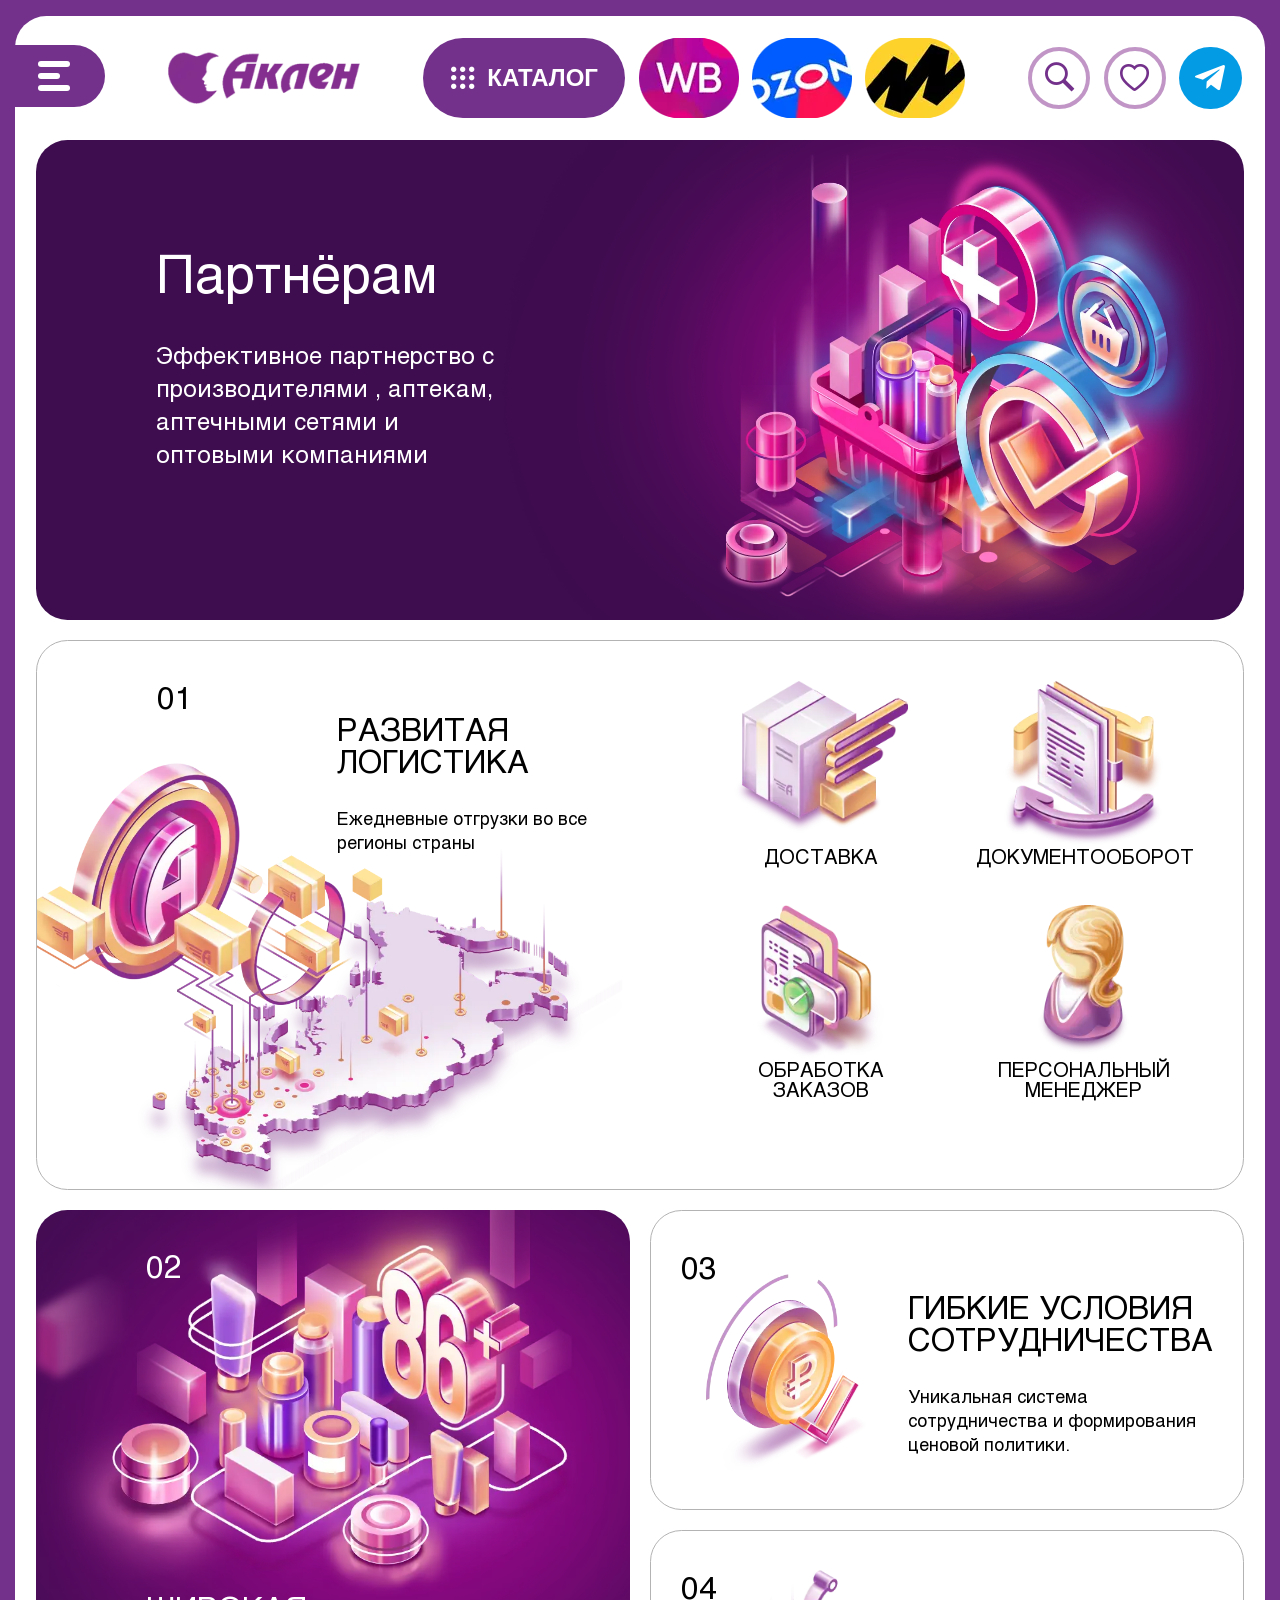
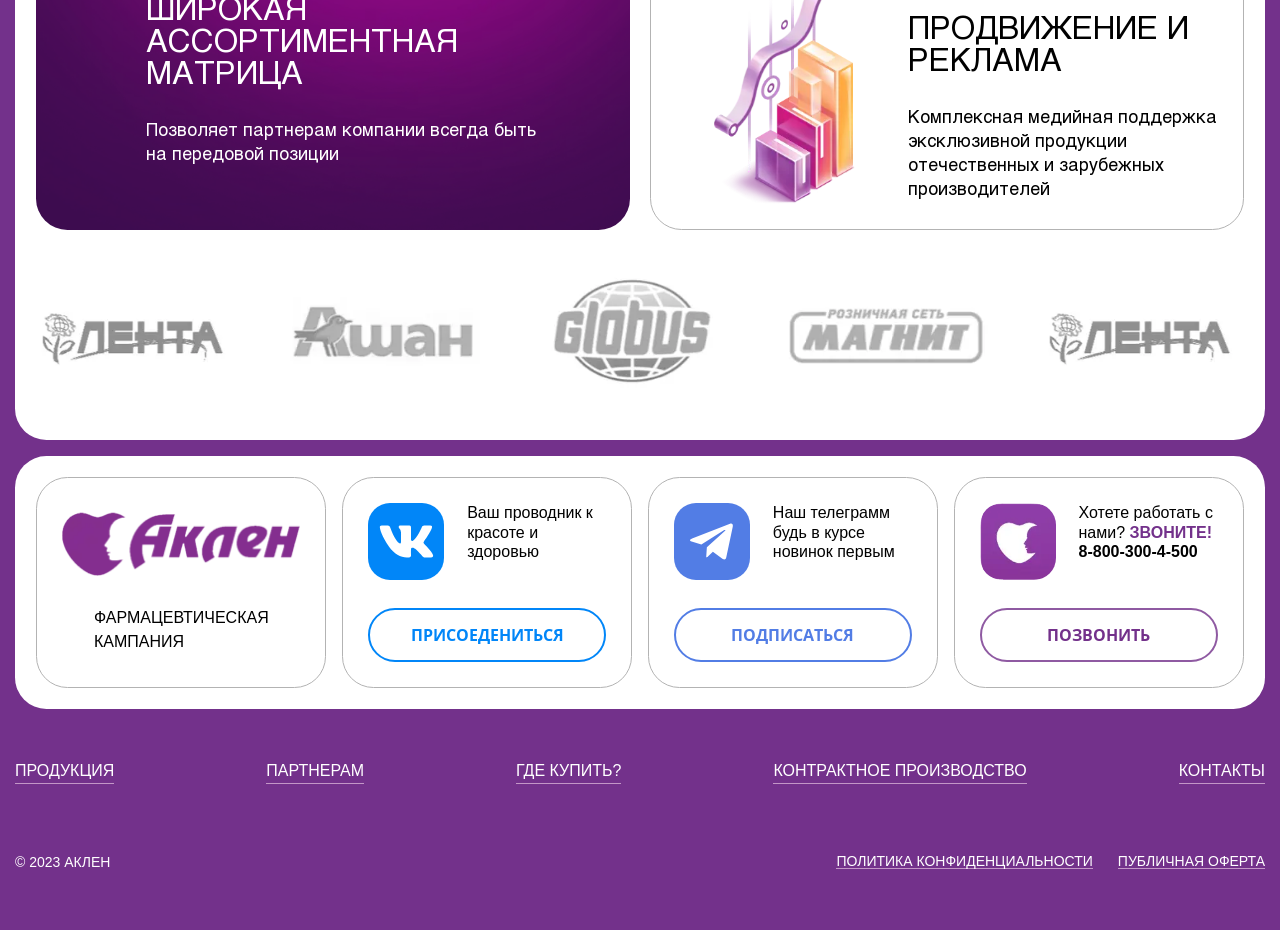
<file: cooperation.html>
<!DOCTYPE html>
<html lang="ru">

<head>
	<title>cooperationPage</title>
	<meta charset="UTF-8">
	<meta name="format-detection" content="telephone=no">
	<!-- <style>body{opacity: 0;}</style> -->
	<link rel="stylesheet" href="css/style.min.css?_v=20250527231752">
	<!-- <link rel="shortcut icon" href="favicon.ico"> -->
	<!-- <meta name="robots" content="noindex, nofollow"> -->
	<meta name="viewport" content="width=device-width, initial-scale=1.0">
</head>

<body>
	<div class="wrapper">
		<header class="header">
			<div class="header__container">
				<div class="header__body">
					<div class="header__menu menu">
						<button type="button" class="menu__icon icon-menu"><span></span></button>
						<nav class="menu__body">
							<div class="menu__top">
								<div class="menu__box">
									<div class="menu__ikons">
										<a href="#" class="menu__ikon menu__ikon_favourites"></a>
										<a href="#" class="menu__ikon menu__ikon_tg"></a>
									</div>
									<a href="tel:88002004500" class="menu__tel">8 (800) 200-4-500</a>
								</div>
								<button type="button" class="menu__icon icon-menu icon-menu_mod"><span></span></button>
							</div>
							<div class="menu__inner">
								<div class="menu__list">
									<div class="menu__item menu__item_about">
										<a href="#" class="menu__card">
											<div class="menu__image"></div>
											<div class="menu__label">О нас</div>
										</a>
									</div>
									<div class="menu__item menu__item_products">
										<a href="#" class="menu__card">
											<div class="menu__image"></div>
											<div class="menu__label">О нас</div>
										</a>
									</div>
									<div class="menu__item menu__item_partners">
										<a href="#" class="menu__card">
											<div class="menu__image"></div>
											<div class="menu__label">партнёрам</div>
										</a>
									</div>
									<div class="menu__item menu__item_buy">
										<a href="#" class="menu__card">
											<div class="menu__image"></div>
											<div class="menu__label">где купить?</div>
										</a>
									</div>
									<div class="menu__item menu__item_manufacturing">
										<a href="#" class="menu__card">
											<div class="menu__image"></div>
											<div class="menu__label">Контрактное производство</div>
										</a>
									</div>
									<div class="menu__item menu__item_contacts">
										<a href="#" class="menu__card">
											<div class="menu__image"></div>
											<div class="menu__label">контакты</div>
										</a>
									</div>
								</div>
							</div>
							<div class="menu__logo">
								<img src="img/menu/logo.webp" alt="logo">
							</div>
						</nav>
					</div>
					<div class="header__logo">
						<img src="img/header/logo.webp" alt="logo">
					</div>
					<div class="header__links">
						<a data-da=".header__items,1100.98,0" href="#" class="header__catalog">КАТАЛОГ</a>
						<a href="#" class="header__wb">
							<img src="img/header/wb.webp" alt="wildberries">
						</a>
						<a href="#" class="header__ozon">
							<img src="img/header/ozon.webp" alt="ozon">
						</a>
						<a href="#" class="header__yandex-market">
							<img src="img/header/yandexm.webp" alt="yandex-market">
						</a>
					</div>
					<div class="header__desc">
						<div class="header__items">
							<div data-da=".menu__ikons,767.98,0" class="header__search search">
								<div class="search__input">
									<input autocomplete="off" type="text" name="form[]" placeholder="Поиск" class="input">
								</div>
								<div class="search__ikons">
									<button class="search__magnifier"></button>
									<button class="search__close"></button>
								</div>
								<div class="search__window">
									<div class="search__item">
										<div class="search__image">
											<img src="img/popular-products/product-1.webp" alt="image">
										</div>
										<div class="search__content">
											<a href="#" class="search__libel">Крем. Примерное наименование товара</a>
											<div class="search__text">
												<p>АЕДерма – универсальный крем для ухода за кожей тела. В составе косметического средства входят ...</p>
											</div>
										</div>
									</div>
									<div class="search__item">
										<div class="search__image">
											<img src="img/popular-products/product-2.webp" alt="image">
										</div>
										<div class="search__content">
											<a href="#" class="search__libel">Крем. Примерное наименование товара</a>
											<div class="search__text">
												<p>АЕДерма – универсальный крем для ухода за кожей тела. В составе косметического средства входят ...</p>
											</div>
										</div>
									</div>
									<div class="search__item">
										<div class="search__image">
											<img src="img/popular-products/product-3.webp" alt="image">
										</div>
										<div class="search__content">
											<a href="#" class="search__libel">Крем. Примерное наименование товара</a>
											<div class="search__text">
												<p>АЕДерма – универсальный крем для ухода за кожей тела. В составе косметического средства входят ...</p>
											</div>
										</div>
									</div>
									<div class="search__item">
										<div class="search__image">
											<img src="img/popular-products/product-4.webp" alt="image">
										</div>
										<div class="search__content">
											<a href="#" class="search__libel">Крем. Примерное наименование товара</a>
											<div class="search__text">
												<p>АЕДерма – универсальный крем для ухода за кожей тела. В составе косметического средства входят ...</p>
											</div>
										</div>
									</div>
									<div class="search__item">
										<div class="search__image">
											<img src="img/popular-products/product-6.webp" alt="image">
										</div>
										<div class="search__content">
											<a href="#" class="search__libel">Крем. Примерное наименование товара</a>
											<div class="search__text">
												<p>АЕДерма – универсальный крем для ухода за кожей тела. В составе косметического средства входят ...</p>
											</div>
										</div>
									</div>
									<div class="search__item">
										<div class="search__image">
											<img src="img/popular-products/product-6.webp" alt="image">
										</div>
										<div class="search__content">
											<a href="#" class="search__libel">Крем. Примерное наименование товара</a>
											<div class="search__text">
												<p>АЕДерма – универсальный крем для ухода за кожей тела. В составе косметического средства входят ...</p>
											</div>
										</div>
									</div>
								</div>
							</div>
							<a href="#" class="header__favourites"></a>
							<a href="#" class="header__tg"></a>
						</div>
						<a href="tel:88002004500" class="header__tel">8 (800) 200-4-500</a>
					</div>
				</div>
			</div>
		</header>
		<main class="page">
			<section class="routine-block">
				<div class="routine-block__container">
					<div class="routine-block__body">
						<div class="routine-block__box">
							<h1 class="routine-block__title">Партнёрам</h1>
							<div class="routine-block__text">
								<p>Эффективное партнерство с производителями , аптекам, аптечными сетями и оптовыми компаниями</p>
							</div>
						</div>
					</div>
				</div>
			</section>
			<section class="advantages">
				<div class="advantages__container">
					<div class="advantages__body">
						<div class="advantages__objects">
							<div class="advantages__object advantages__object_logistics">
								<div class="advantages__content">
									<div class="advantages__number">01</div>
									<h2 class="advantages__title">РАЗВИТАЯ ЛОГИСТИКА</h2>
									<div class="advantages__text">
										<p>Ежедневные отгрузки во все регионы страны</p>
									</div>
								</div>
								<div class="advantages__items">
									<div class="advantages__image advantages__image_one">
										<img src="img/advantages/ikon1.webp" alt="иконка" class="advantages__img">
									</div>
									<div class="advantages__image advantages__image_two">
										<img src="img/advantages/ikon2.webp" alt="иконка" class="advantages__img">
									</div>
									<div class="advantages__label advantages__label_one">ДОСТАВКА</div>
									<div class="advantages__label advantages__label_two">ДОКУМЕНТО<span>-</span>ОБОРОТ</div>
									<div class="advantages__image advantages__image_three">
										<img src="img/advantages/ikon3.webp" alt="иконка" class="advantages__img">
									</div>
									<div class="advantages__image advantages__image_four">
										<img src="img/advantages/ikon4.webp" alt="иконка" class="advantages__img">
									</div>
									<div class="advantages__label advantages__label_three">ОБРАБОТКА ЗАКАЗОВ</div>
									<div class="advantages__label advantages__label_four">ПЕРСОНАЛЬНЫЙ МЕНЕДЖЕР</div>
								</div>
							</div>
							<div class="advantages__object advantages__object_assortment">
								<div class="advantages__number">02</div>
								<h2 class="advantages__title">широкая АССОРТИМЕНТНАЯ МАТРИЦА</h2>
								<div class="advantages__text">
									<p>Позволяет партнерам компании всегда быть на передовой позиции</p>
								</div>
							</div>
							<div class="advantages__object advantages__object_flexible-terms">
								<div class="advantages__number">03</div>
								<h2 class="advantages__title">ГИБКИЕ УСЛОВИЯ сотрудничества</h2>
								<div class="advantages__text">
									<p>Уникальная система сотрудничества и формирования ценовой политики.</p>
								</div>
							</div>
							<div class="advantages__object advantages__object_promotion">
								<div class="advantages__number">04</div>
								<h2 class="advantages__title">ПРОДВИЖЕНИЕ И РЕКЛАМА</h2>
								<div class="advantages__text">
									<p>Комплексная медийная поддержка эксклюзивной продукции отечественных и зарубежных производителей</p>
								</div>
							</div>
						</div>
						<div class="advantages__bottom bottom-advantages">
							<div class="bottom-advantages__image">
								<img src="img/advantages/logo1.webp" alt="Лента" class="bottom-advantages__img">
							</div>
							<div class="bottom-advantages__image">
								<img src="img/advantages/logo2.webp" alt="Ашан" class="bottom-advantages__img">
							</div>
							<div class="bottom-advantages__image">
								<img src="img/advantages/logo3.webp" alt="Globus" class="bottom-advantages__img">
							</div>
							<div class="bottom-advantages__image">
								<img src="img/advantages/logo4.webp" alt="Магнит" class="bottom-advantages__img">
							</div>
							<div class="bottom-advantages__image">
								<img src="img/advantages/logo1.webp" alt="Лента" class="bottom-advantages__img">
							</div>
						</div>
					</div>
				</div>
			</section>
			<section class="contacts-home">
				<div class="contacts-home__container">
					<div class="contacts-home__body">
						<div class="contacts-home__row">
							<div class="contacts-home__item contacts-home__item_mod">
								<div class="contacts-home__company">
									<div class="contacts-home__logo">
										<img src="img/header/logo.webp" alt="logo">
									</div>
									<div class="contacts-home__label">фармацевтическая кампания</div>
								</div>
							</div>
							<div class="contacts-home__item">
								<article class="contacts-home__card card-contacts card-contacts_vk">
									<div class="card-contacts__content">
										<div class="card-contacts__icon"></div>
										<div class="card-contacts__text">
											<p>Ваш проводник к красоте и здоровью</p>
										</div>
									</div>
									<a href="#" class="card-contacts__button">Присоедениться</a>
								</article>
							</div>
							<div class="contacts-home__item">
								<article class="contacts-home__card card-contacts card-contacts_tg">
									<div class="card-contacts__content">
										<div class="card-contacts__icon"></div>
										<div class="card-contacts__text">
											<p>Наш телеграмм будь в курсе новинок первым</p>
										</div>
									</div>
									<a href="#" class="card-contacts__button">подписаться</a>
								</article>
							</div>
							<div class="contacts-home__item">
								<article class="contacts-home__card card-contacts card-contacts_tel">
									<div class="card-contacts__content">
										<div class="card-contacts__icon"></div>
										<div class="card-contacts__text">
											<p>Хотете работать с нами? <span>ЗВОНИТЕ!</span></p>
											<p>8-800-300-4-500</p>
										</div>
									</div>
									<a href="tel:88003004500" class="card-contacts__button">позвонить</a>
								</article>
							</div>
						</div>
					</div>
				</div>
			</section>
		</main>
		<footer class="footer">
			<div class="footer__container">
				<div class="footer__body">
					<div class="footer__copyright">© 2023 Аклен</div>
					<nav data-da=".footer__container,1280.98,0" class="footer__menu menu-footer">
						<ul class="menu-footer__list">
							<li class="menu-footer__item"><a href="#" class="menu-footer__link">Продукция</a></li>
							<li class="menu-footer__item"><a href="#" class="menu-footer__link">Партнерам</a></li>
							<li class="menu-footer__item"><a href="#" class="menu-footer__link">Где купить?</a></li>
							<li class="menu-footer__item"><a href="#" class="menu-footer__link">Контрактное производство</a></li>
							<li class="menu-footer__item"><a href="#" class="menu-footer__link">Контакты</a></li>
						</ul>
					</nav>
					<div class="footer__desc">
						<a href="#" class="footer__link">Политика конфиденциальности</a>
						<a href="#" class="footer__link">Публичная оферта</a>
					</div>
				</div>
			</div>
		</footer>
	</div>
	<script src="js/app.min.js?_v=20250527231752"></script>
</body>

</html>
</file>
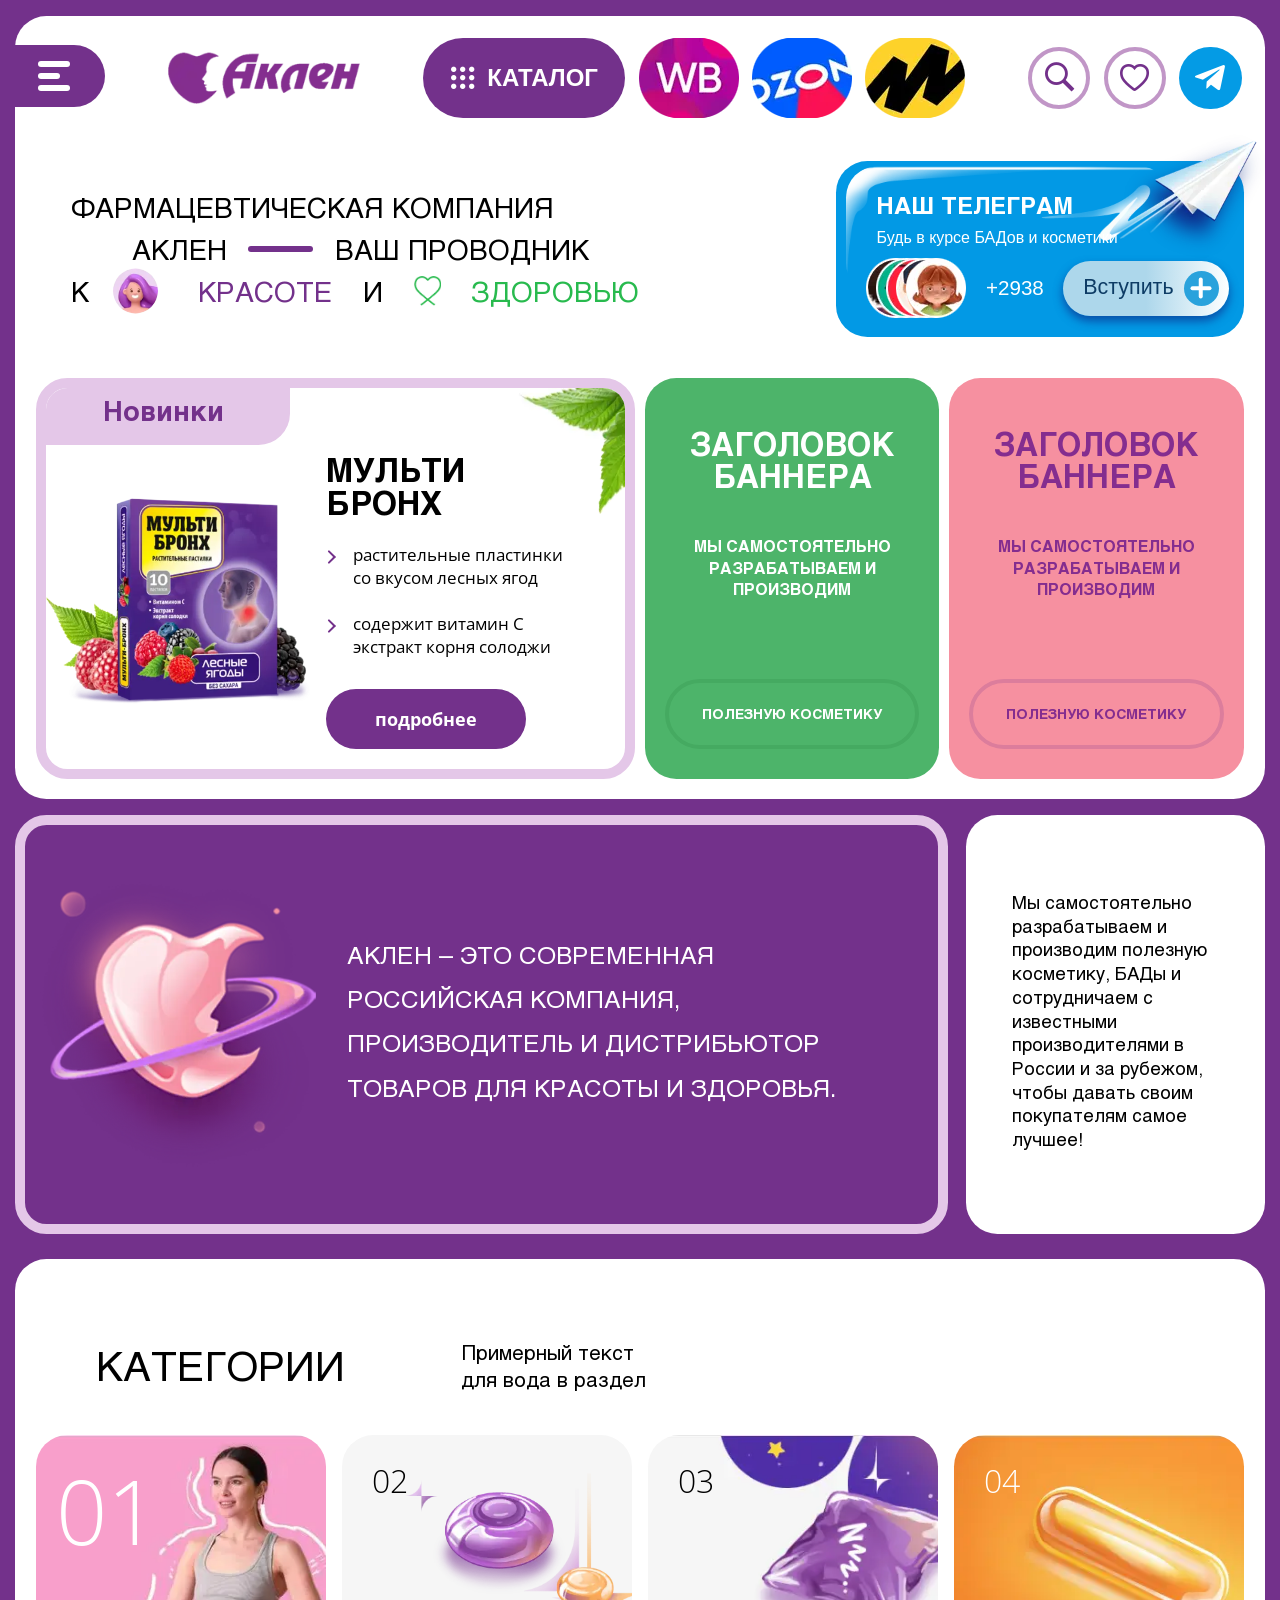
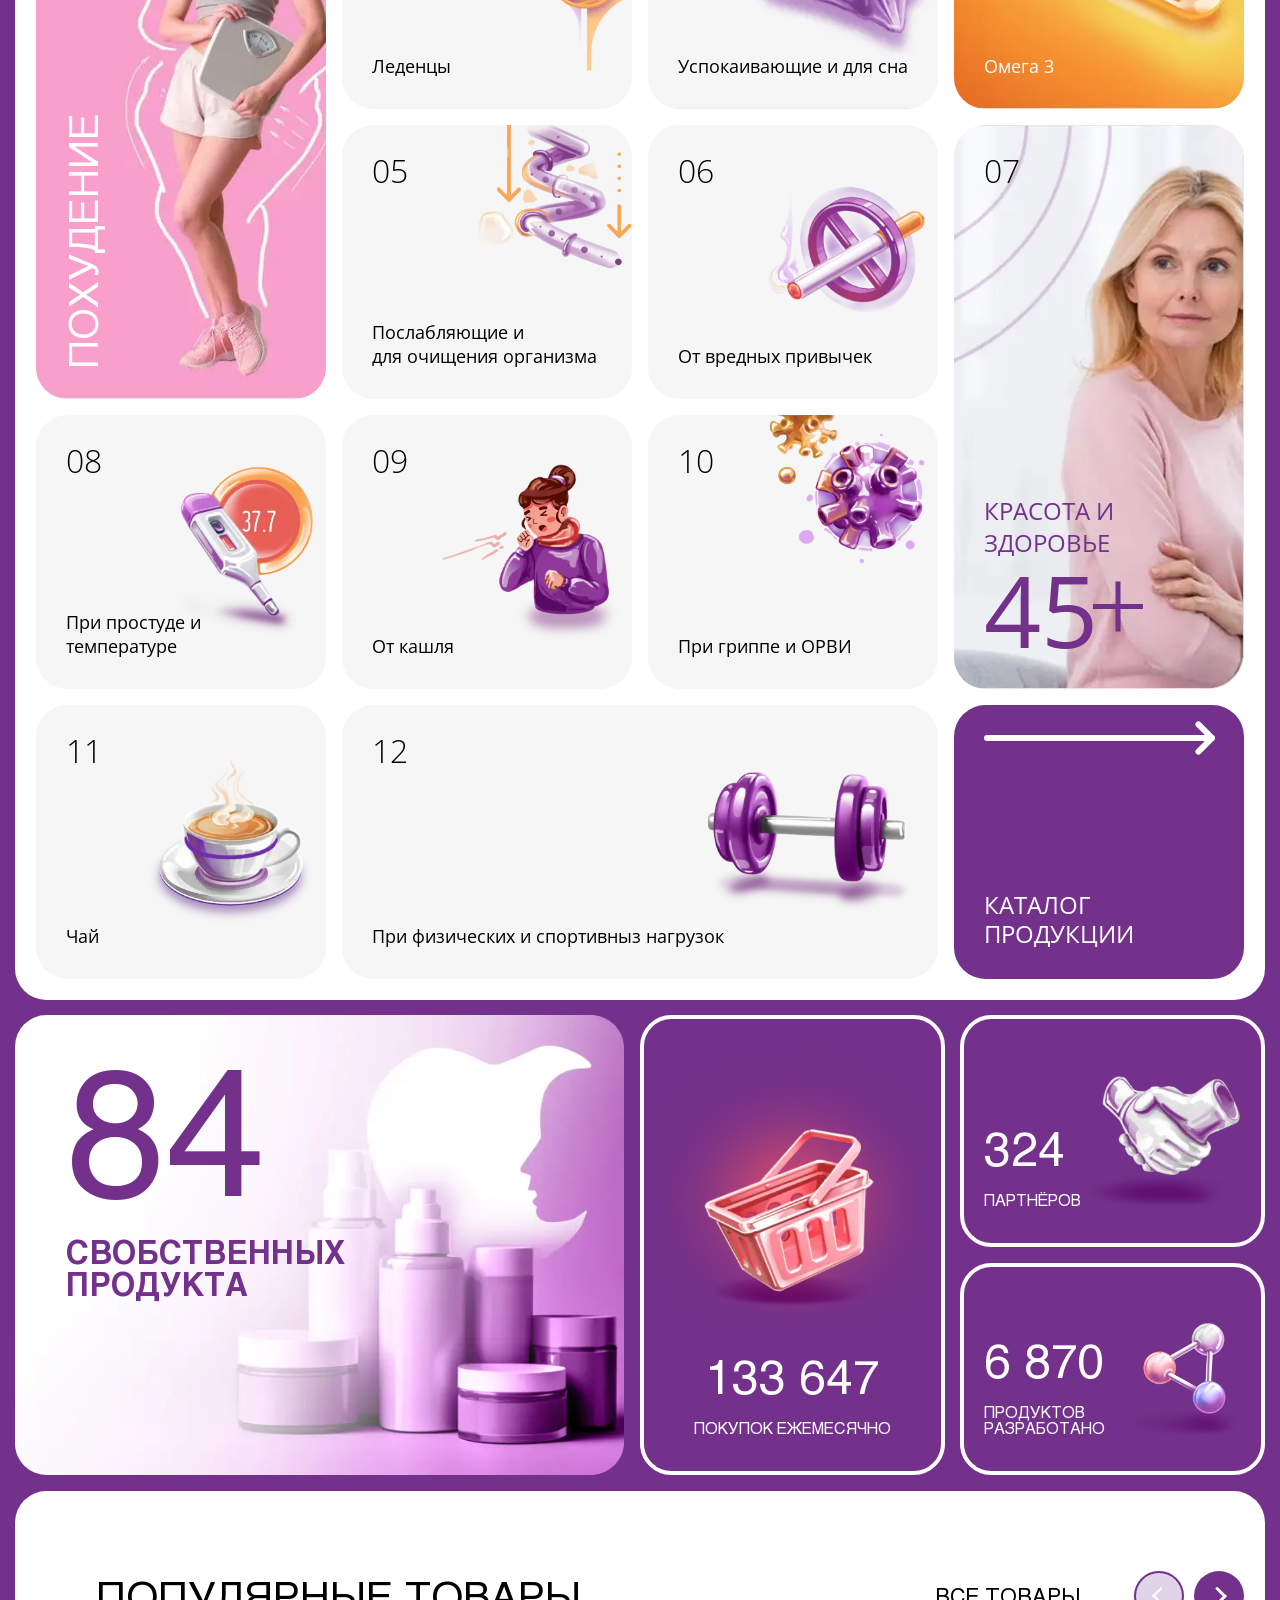
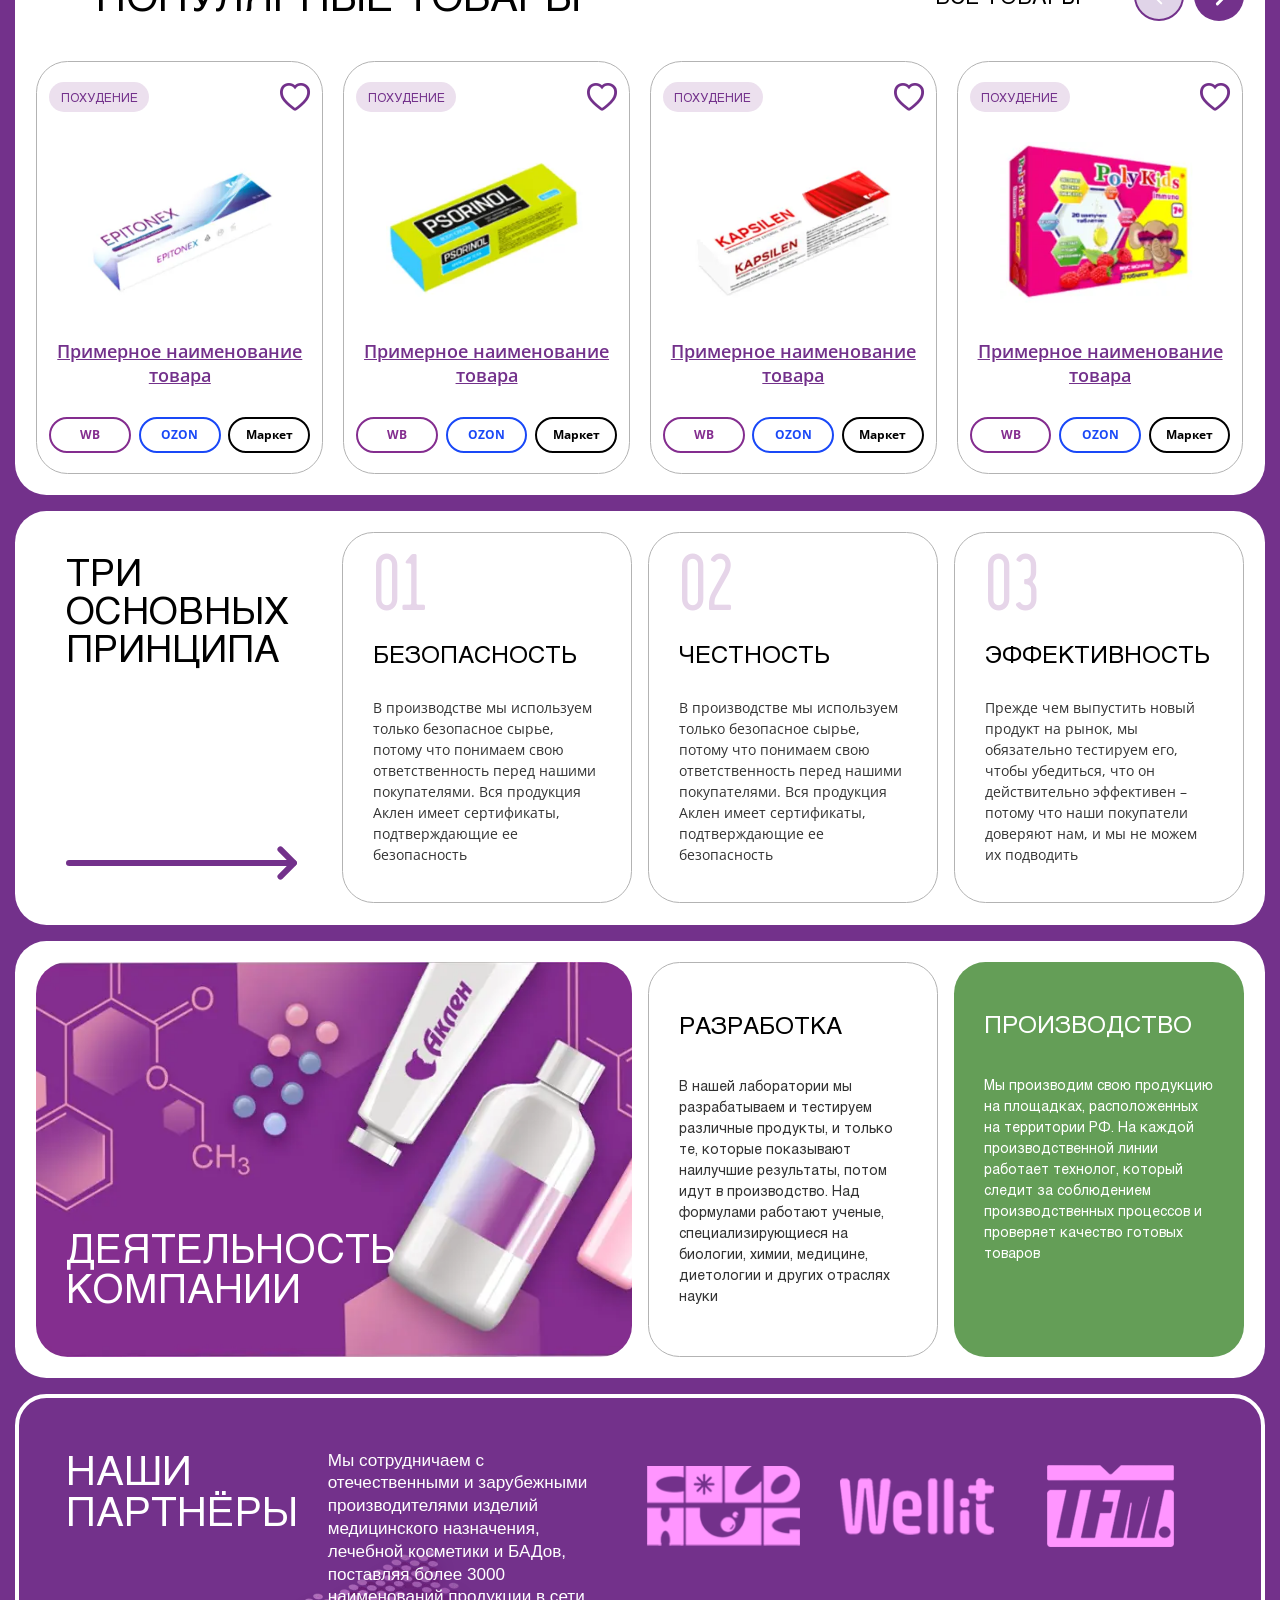
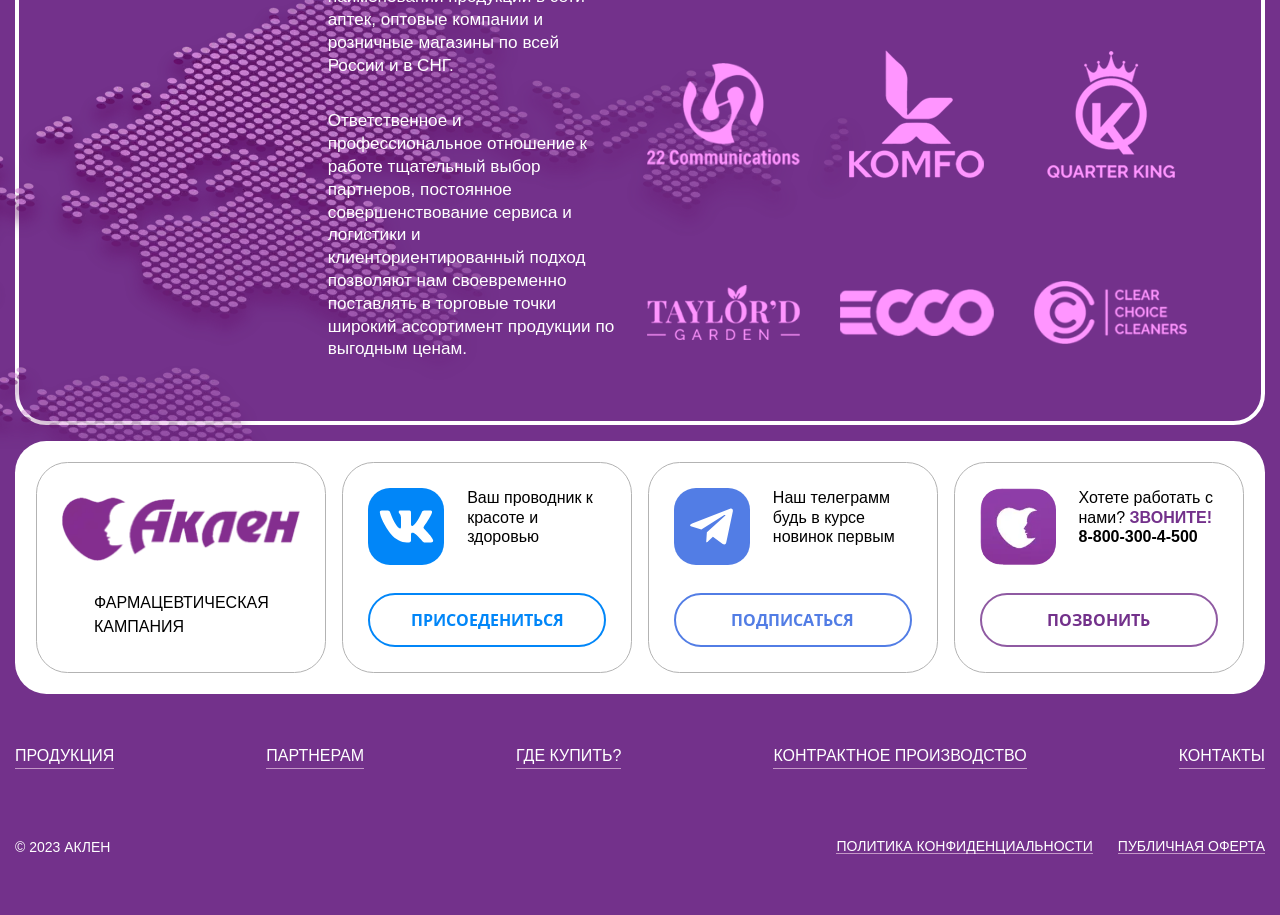
<file: home.html>
<!DOCTYPE html>
<html lang="ru">

<head>
	<title>HomePage</title>
	<meta charset="UTF-8">
	<meta name="format-detection" content="telephone=no">
	<!-- <style>body{opacity: 0;}</style> -->
	<link rel="stylesheet" href="css/style.min.css?_v=20250527231752">
	<!-- <link rel="shortcut icon" href="favicon.ico"> -->
	<!-- <meta name="robots" content="noindex, nofollow"> -->
	<meta name="viewport" content="width=device-width, initial-scale=1.0">
</head>

<body>
	<div class="wrapper">
		<header class="header">
			<div class="header__container">
				<div class="header__body">
					<div class="header__menu menu">
						<button type="button" class="menu__icon icon-menu"><span></span></button>
						<nav class="menu__body">
							<div class="menu__top">
								<div class="menu__box">
									<div class="menu__ikons">
										<a href="#" class="menu__ikon menu__ikon_favourites"></a>
										<a href="#" class="menu__ikon menu__ikon_tg"></a>
									</div>
									<a href="tel:88002004500" class="menu__tel">8 (800) 200-4-500</a>
								</div>
								<button type="button" class="menu__icon icon-menu icon-menu_mod"><span></span></button>
							</div>
							<div class="menu__inner">
								<div class="menu__list">
									<div class="menu__item menu__item_about">
										<a href="#" class="menu__card">
											<div class="menu__image"></div>
											<div class="menu__label">О нас</div>
										</a>
									</div>
									<div class="menu__item menu__item_products">
										<a href="#" class="menu__card">
											<div class="menu__image"></div>
											<div class="menu__label">О нас</div>
										</a>
									</div>
									<div class="menu__item menu__item_partners">
										<a href="#" class="menu__card">
											<div class="menu__image"></div>
											<div class="menu__label">партнёрам</div>
										</a>
									</div>
									<div class="menu__item menu__item_buy">
										<a href="#" class="menu__card">
											<div class="menu__image"></div>
											<div class="menu__label">где купить?</div>
										</a>
									</div>
									<div class="menu__item menu__item_manufacturing">
										<a href="#" class="menu__card">
											<div class="menu__image"></div>
											<div class="menu__label">Контрактное производство</div>
										</a>
									</div>
									<div class="menu__item menu__item_contacts">
										<a href="#" class="menu__card">
											<div class="menu__image"></div>
											<div class="menu__label">контакты</div>
										</a>
									</div>
								</div>
							</div>
							<div class="menu__logo">
								<img src="img/menu/logo.webp" alt="logo">
							</div>
						</nav>
					</div>
					<div class="header__logo">
						<img src="img/header/logo.webp" alt="logo">
					</div>
					<div class="header__links">
						<a data-da=".header__items,1100.98,0" href="#" class="header__catalog">КАТАЛОГ</a>
						<a href="#" class="header__wb">
							<img src="img/header/wb.webp" alt="wildberries">
						</a>
						<a href="#" class="header__ozon">
							<img src="img/header/ozon.webp" alt="ozon">
						</a>
						<a href="#" class="header__yandex-market">
							<img src="img/header/yandexm.webp" alt="yandex-market">
						</a>
					</div>
					<div class="header__desc">
						<div class="header__items">
							<div data-da=".menu__ikons,767.98,0" class="header__search search">
								<div class="search__input">
									<input autocomplete="off" type="text" name="form[]" placeholder="Поиск" class="input">
								</div>
								<div class="search__ikons">
									<button class="search__magnifier"></button>
									<button class="search__close"></button>
								</div>
								<div class="search__window">
									<div class="search__item">
										<div class="search__image">
											<img src="img/popular-products/product-1.webp" alt="image">
										</div>
										<div class="search__content">
											<a href="#" class="search__libel">Крем. Примерное наименование товара</a>
											<div class="search__text">
												<p>АЕДерма – универсальный крем для ухода за кожей тела. В составе косметического средства входят ...</p>
											</div>
										</div>
									</div>
									<div class="search__item">
										<div class="search__image">
											<img src="img/popular-products/product-2.webp" alt="image">
										</div>
										<div class="search__content">
											<a href="#" class="search__libel">Крем. Примерное наименование товара</a>
											<div class="search__text">
												<p>АЕДерма – универсальный крем для ухода за кожей тела. В составе косметического средства входят ...</p>
											</div>
										</div>
									</div>
									<div class="search__item">
										<div class="search__image">
											<img src="img/popular-products/product-3.webp" alt="image">
										</div>
										<div class="search__content">
											<a href="#" class="search__libel">Крем. Примерное наименование товара</a>
											<div class="search__text">
												<p>АЕДерма – универсальный крем для ухода за кожей тела. В составе косметического средства входят ...</p>
											</div>
										</div>
									</div>
									<div class="search__item">
										<div class="search__image">
											<img src="img/popular-products/product-4.webp" alt="image">
										</div>
										<div class="search__content">
											<a href="#" class="search__libel">Крем. Примерное наименование товара</a>
											<div class="search__text">
												<p>АЕДерма – универсальный крем для ухода за кожей тела. В составе косметического средства входят ...</p>
											</div>
										</div>
									</div>
									<div class="search__item">
										<div class="search__image">
											<img src="img/popular-products/product-6.webp" alt="image">
										</div>
										<div class="search__content">
											<a href="#" class="search__libel">Крем. Примерное наименование товара</a>
											<div class="search__text">
												<p>АЕДерма – универсальный крем для ухода за кожей тела. В составе косметического средства входят ...</p>
											</div>
										</div>
									</div>
									<div class="search__item">
										<div class="search__image">
											<img src="img/popular-products/product-6.webp" alt="image">
										</div>
										<div class="search__content">
											<a href="#" class="search__libel">Крем. Примерное наименование товара</a>
											<div class="search__text">
												<p>АЕДерма – универсальный крем для ухода за кожей тела. В составе косметического средства входят ...</p>
											</div>
										</div>
									</div>
								</div>
							</div>
							<a href="#" class="header__favourites"></a>
							<a href="#" class="header__tg"></a>
						</div>
						<a href="tel:88002004500" class="header__tel">8 (800) 200-4-500</a>
					</div>
				</div>
			</div>
		</header>
		<main class="page">
			<section class="your-guide">
				<div class="your-guide__container">
					<div class="your-guide__body">
						<div class="your-guide__row">
							<div class="your-guide__content">
								<p>ФАРМАЦЕВТИЧЕСКАЯ КОМПАНИЯ</p>
								<p>АКЛЕН <span></span>ВАШ ПРОВОДНИК</p>
								<p>К <span>КРАСОТЕ</span> И <span>ЗДОРОВЬЮ</span></p>
							</div>
							<div class="your-guide__banners">
								<div class="your-guide__products products-your-guide">
									<h3 class="products-your-guide__title">Наши товары</h3>
									<div class="products-your-guide__row">
										<div class="products-your-guide__image">
											<img src="img/header/wb.webp" alt="wb">
										</div>
										<div class="products-your-guide__image">
											<img src="img/header/ozon.webp" alt="ozon">
										</div>
										<div class="products-your-guide__image">
											<img src="img/header/yandexm.webp" alt="market">
										</div>
									</div>
								</div>
								<div class="your-guide__baner baner-your-guide">
									<div class="baner-your-guide__titles">
										<h3 class="baner-your-guide__title">НАШ ТЕЛЕГРАМ</h3>
										<div class="baner-your-guide__subtitle">Будь в курсе БАДов и косметики</div>
									</div>
									<div class="baner-your-guide__bottom">
										<div class="baner-your-guide__ikons">
											<div class="baner-your-guide__ikon">
												<img src="img/your-guide/image-1.webp" alt="avatar">
											</div>
											<div class="baner-your-guide__ikon">
												<img src="img/your-guide/image-2.webp" alt="avatar">
											</div>
											<div class="baner-your-guide__ikon">
												<img src="img/your-guide/image-3.webp" alt="avatar">
											</div>
											<div class="baner-your-guide__ikon">
												<img src="img/your-guide/image-4.webp" alt="avatar">
											</div>
											<div class="baner-your-guide__ikon">
												<img src="img/your-guide/image-5.webp" alt="avatar">
											</div>
										</div>
										<div class="baner-your-guide__quantity">+2938</div>
										<a href="#" class="baner-your-guide__button">Вступить<span></span></a>
									</div>
								</div>
							</div>
						</div>
					</div>
				</div>
			</section>
			<section class="banners">
				<div class="banners__container">
					<div class="banners__body">
						<div class="banners__row">
							<div class="banners__new">
								<div class="banners__inner">
									<div class="banners__label">Новинки</div>
									<div class="banners__box">
										<div class="banners__slider swiper">
											<div class="banners__wrapper swiper-wrapper">
												<div class="banners__slide slide-banners slide-banners_one swiper-slide">
													<div class="slide-banners__body">
														<div class="slide-banners__image">
															<img src="img/banners/image1.webp" alt="image">
														</div>
														<h2 class="slide-banners__title">МУЛЬТИ БРОНХ</h2>
														<div class="slide-banners__text">
															<p>растительные пластинки со вкусом лесных ягод</p>
															<p>содержит витамин С экстракт корня солоджи</p>
														</div>
														<a href="#" class="slide-banners__button">подробнее</a>
													</div>
												</div>
												<div class="banners__slide slide-banners slide-banners_one swiper-slide">
													<div class="slide-banners__body">
														<div class="slide-banners__image">
															<img src="img/banners/image1.webp" alt="image">
														</div>
														<h2 class="slide-banners__title">МУЛЬТИ БРОНХ</h2>
														<div class="slide-banners__text">
															<p>растительные пластинки со вкусом лесных ягод</p>
															<p>содержит витамин С экстракт корня солоджи</p>
														</div>
														<a href="#" class="slide-banners__button">подробнее</a>
													</div>
												</div>
												<div class="banners__slide slide-banners slide-banners_one swiper-slide">
													<div class="slide-banners__body">
														<div class="slide-banners__image">
															<img src="img/banners/image1.webp" alt="image">
														</div>
														<h2 class="slide-banners__title">МУЛЬТИ БРОНХ</h2>
														<div class="slide-banners__text">
															<p>растительные пластинки со вкусом лесных ягод</p>
															<p>содержит витамин С экстракт корня солоджи</p>
														</div>
														<a href="#" class="slide-banners__button">подробнее</a>
													</div>
												</div>
											</div>
										</div>
										<div class="banners__navigation">
											<button class="banners__prev button-prev"></button>
											<button class="banners__next button-next"></button>
										</div>
									</div>
								</div>
							</div>
							<div class="banners__banner banner-banners banner-banners_green">
								<div class="banner-banners__body">
									<div class="banner-banners__content">
										<h2 class="banner-banners__title">ЗАГОЛОВОК БАННЕРА</h2>
										<div class="banner-banners__text">
											<p>Мы самостоятельно разрабатываем и производим</p>
										</div>
									</div>
									<a href="#" class="banner-banners__button">Полезную косметику</a>
								</div>
							</div>
							<div class="banners__banner banner-banners banner-banners_pink">
								<div class="banner-banners__body">
									<div class="banner-banners__content">
										<h2 class="banner-banners__title">ЗАГОЛОВОК БАННЕРА</h2>
										<div class="banner-banners__text">
											<p>Мы самостоятельно разрабатываем и производим</p>
										</div>
									</div>
									<a href="#" class="banner-banners__button">Полезную косметику</a>
								</div>
							</div>
						</div>
					</div>
				</div>
			</section>
			<section class="about">
				<div class="about__container">
					<div class="about__body">
						<div class="about__baner baner-about">
							<div class="baner-about__body">
								<div class="baner-about__image">
									<img src="img/about/heart.webp" alt="heart">
								</div>
								<div class="baner-about__content">
									<div class="baner-about__text">
										<p>Аклен – это современная российская компания, производитель и дистрибьютор товаров для красоты и здоровья.</p>
									</div>
								</div>
							</div>
						</div>
						<div class="about__desc">
							<div class="about__text">
								<p>Мы самостоятельно разрабатываем и производим полезную косметику, БАДы и сотрудничаем с известными производителями в России и за рубежом, чтобы давать своим покупателям самое лучшее!</p>
							</div>
						</div>
					</div>
				</div>
			</section>
			<section class="categories">
				<div class="categories__container">
					<div class="categories__body">
						<div class="categories__top">
							<h2 class="categories__title">КАТЕГОРИИ</h2>
							<div class="categories__subtitle">Примерный текст для вода в раздел</div>
						</div>
						<div class="categories__grid">
							<a href="#" class="categories__item categories__item_high categories__item_weight-loss">
								<div class="categories__number">01</div>
								<div class="categories__label">Похудение</div>
							</a>
							<a href="#" class="categories__item categories__item_lollipops">
								<div class="categories__number">02</div>
								<div class="categories__label">Леденцы</div>
							</a>
							<a href="#" class="categories__item categories__item_soothing">
								<div class="categories__number">03</div>
								<div class="categories__label">Успокаивающие и для сна</div>
							</a>
							<a href="#" class="categories__item categories__item_omega">
								<div class="categories__number">04</div>
								<div class="categories__label">Омега 3</div>
							</a>
							<a href="#" class="categories__item categories__item_laxatives">
								<div class="categories__number">05</div>
								<div class="categories__label">Послабляющие и <br> для очищения организма</div>
							</a>
							<a href="#" class="categories__item categories__item_bad-habits">
								<div class="categories__number">06</div>
								<div class="categories__label">От вредных привычек</div>
							</a>
							<a href="#" class="categories__item categories__item_high categories__item_beauty-health">
								<div class="categories__number">07</div>
								<div class="categories__inner">
									<div class="categories__label">Красота и здоровье</div>
									<div class="categories__age">45</div>
								</div>
							</a>
							<a href="#" class="categories__item categories__item_colds">
								<div class="categories__number">08</div>
								<div class="categories__label">При простуде и температуре</div>
							</a>
							<a href="#" class="categories__item categories__item_coughing">
								<div class="categories__number">09</div>
								<div class="categories__label">От кашля</div>
							</a>
							<a href="#" class="categories__item categories__item_flu">
								<div class="categories__number">10</div>
								<div class="categories__label">При гриппе и ОРВИ</div>
							</a>
							<a href="#" class="categories__item categories__item_tea">
								<div class="categories__number">11</div>
								<div class="categories__label">Чай</div>
							</a>
							<a href="#" class="categories__item categories__item_wide categories__item_sports-activities">
								<div class="categories__number">12</div>
								<div class="categories__label">При физических и спортивныз нагрузок</div>
							</a>
							<a href="#" class="categories__item categories__item_product-catalog">
								<div class="categories__number"><span></span></div>
								<div class="categories__label">Каталог продукции</div>
							</a>
						</div>
					</div>
				</div>
			</section>
			<section class="statistics">
				<div class="statistics__container">
					<div class="statistics__body">
						<div class="statistics__grid">
							<div class="statistics__item item-statistics item-statistics_products">
								<div class="item-statistics__number">84</div>
								<div class="item-statistics__label">свобственных продукта</div>
							</div>
							<div class="statistics__item item-statistics item-statistics_monthly-purchase">
								<div class="item-statistics__image">
									<img src="img/statistics/icon-basket.webp" alt="image">
								</div>
								<div class="item-statistics__conten">
									<div class="item-statistics__number">133 647</div>
									<div class="item-statistics__label">ПОКУПОК ЕЖЕМЕСЯЧНО</div>
								</div>
							</div>
							<div class="statistics__item item-statistics item-statistics_partners">
								<div class="item-statistics__conten">
									<div class="item-statistics__number">324</div>
									<div class="item-statistics__label">ПАРТНЁРОВ</div>
								</div>
								<div class="item-statistics__image">
									<img src="img/statistics/icon-hands.webp" alt="image">
								</div>
							</div>
							<div class="statistics__item item-statistics item-statistics_developed">
								<div class="item-statistics__conten">
									<div class="item-statistics__number">6 870</div>
									<div class="item-statistics__label">ПРОДУКТОВ РАЗРАБОТАНО</div>
								</div>
								<div class="item-statistics__image">
									<img src="img/statistics/icon-atom.webp" alt="image">
								</div>
							</div>
						</div>
					</div>
				</div>
			</section>
			<section class="popular-products">
				<div class="popular-products__container">
					<div class="popular-products__body">
						<div class="popular-products__top">
							<h2 class="popular-products__title">ПОПУЛЯРНЫЕ ТОВАРЫ</h2>
							<a href="#" class="popular-products__more">Все товары</a>
							<div class="popular-products__navigation">
								<button class="popular-products__prev button-prev"></button>
								<button class="popular-products__next button-next"></button>
							</div>
						</div>
						<div class="popular-products__slider swiper">
							<div class="popular-products__wrapper swiper-wrapper">
								<div class="popular-products__slide slide-popular-products swiper-slide">
									<div class="slide-popular-products_card card-product">
										<div class="card-product__top">
											<a href="#" class="card-product__banner">Похудение</a>
											<button class="card-product__favourites"><span></span></button>
										</div>
										<div class="card-product__image">
											<img src="img/popular-products/product-1.webp" alt="product 1" class="card-product__img">
										</div>
										<div class="card-product__bottom">
											<a href="#" class="card-product__title">Примерное наименование товара</a>
											<div class="card-product__links">
												<a href="#" class="card-product__link card-product__link_wb">WB</a>
												<a href="#" class="card-product__link card-product__link_ozon">OZON</a>
												<a href="#" class="card-product__link card-product__link_market">Маркет</a>
											</div>
										</div>
									</div>
								</div>
								<div class="popular-products__slide slide-popular-products swiper-slide">
									<div class="slide-popular-products_card card-product">
										<div class="card-product__top">
											<a href="#" class="card-product__banner">Похудение</a>
											<button class="card-product__favourites"><span></span></button>
										</div>
										<div class="card-product__image">
											<img src="img/popular-products/product-2.webp" alt="product 1" class="card-product__img">
										</div>
										<div class="card-product__bottom">
											<a href="#" class="card-product__title">Примерное наименование товара</a>
											<div class="card-product__links">
												<a href="#" class="card-product__link card-product__link_wb">WB</a>
												<a href="#" class="card-product__link card-product__link_ozon">OZON</a>
												<a href="#" class="card-product__link card-product__link_market">Маркет</a>
											</div>
										</div>
									</div>
								</div>
								<div class="popular-products__slide slide-popular-products swiper-slide">
									<div class="slide-popular-products_card card-product">
										<div class="card-product__top">
											<a href="#" class="card-product__banner">Похудение</a>
											<button class="card-product__favourites"><span></span></button>
										</div>
										<div class="card-product__image">
											<img src="img/popular-products/product-3.webp" alt="product 1" class="card-product__img">
										</div>
										<div class="card-product__bottom">
											<a href="#" class="card-product__title">Примерное наименование товара</a>
											<div class="card-product__links">
												<a href="#" class="card-product__link card-product__link_wb">WB</a>
												<a href="#" class="card-product__link card-product__link_ozon">OZON</a>
												<a href="#" class="card-product__link card-product__link_market">Маркет</a>
											</div>
										</div>
									</div>
								</div>
								<div class="popular-products__slide slide-popular-products swiper-slide">
									<div class="slide-popular-products_card card-product">
										<div class="card-product__top">
											<a href="#" class="card-product__banner">Похудение</a>
											<button class="card-product__favourites"><span></span></button>
										</div>
										<div class="card-product__image">
											<img src="img/popular-products/product-4.webp" alt="product 1" class="card-product__img">
										</div>
										<div class="card-product__bottom">
											<a href="#" class="card-product__title">Примерное наименование товара</a>
											<div class="card-product__links">
												<a href="#" class="card-product__link card-product__link_wb">WB</a>
												<a href="#" class="card-product__link card-product__link_ozon">OZON</a>
												<a href="#" class="card-product__link card-product__link_market">Маркет</a>
											</div>
										</div>
									</div>
								</div>
								<div class="popular-products__slide slide-popular-products swiper-slide">
									<div class="slide-popular-products_card card-product">
										<div class="card-product__top">
											<a href="#" class="card-product__banner">Похудение</a>
											<button class="card-product__favourites"><span></span></button>
										</div>
										<div class="card-product__image">
											<img src="img/popular-products/product-5.webp" alt="product 1" class="card-product__img">
										</div>
										<div class="card-product__bottom">
											<a href="#" class="card-product__title">Примерное наименование товара</a>
											<div class="card-product__links">
												<a href="#" class="card-product__link card-product__link_wb">WB</a>
												<a href="#" class="card-product__link card-product__link_ozon">OZON</a>
												<a href="#" class="card-product__link card-product__link_market">Маркет</a>
											</div>
										</div>
									</div>
								</div>
								<div class="popular-products__slide slide-popular-products swiper-slide">
									<div class="slide-popular-products_card card-product">
										<div class="card-product__top">
											<a href="#" class="card-product__banner">Похудение</a>
											<button class="card-product__favourites"><span></span></button>
										</div>
										<div class="card-product__image">
											<img src="img/popular-products/product-6.webp" alt="product 1" class="card-product__img">
										</div>
										<div class="card-product__bottom">
											<a href="#" class="card-product__title">Примерное наименование товара</a>
											<div class="card-product__links">
												<a href="#" class="card-product__link card-product__link_wb">WB</a>
												<a href="#" class="card-product__link card-product__link_ozon">OZON</a>
												<a href="#" class="card-product__link card-product__link_market">Маркет</a>
											</div>
										</div>
									</div>
								</div>
								<div class="popular-products__slide slide-popular-products swiper-slide">
									<div class="slide-popular-products_card card-product">
										<div class="card-product__top">
											<a href="#" class="card-product__banner">Похудение</a>
											<button class="card-product__favourites"><span></span></button>
										</div>
										<div class="card-product__image">
											<img src="img/popular-products/product-7.webp" alt="product 1" class="card-product__img">
										</div>
										<div class="card-product__bottom">
											<a href="#" class="card-product__title">Примерное наименование товара</a>
											<div class="card-product__links">
												<a href="#" class="card-product__link card-product__link_wb">WB</a>
												<a href="#" class="card-product__link card-product__link_ozon">OZON</a>
												<a href="#" class="card-product__link card-product__link_market">Маркет</a>
											</div>
										</div>
									</div>
								</div>
								<div class="popular-products__slide slide-popular-products swiper-slide">
									<div class="slide-popular-products_card card-product">
										<div class="card-product__top">
											<a href="#" class="card-product__banner">Похудение</a>
											<button class="card-product__favourites"><span></span></button>
										</div>
										<div class="card-product__image">
											<img src="img/popular-products/product-8.webp" alt="product 1" class="card-product__img">
										</div>
										<div class="card-product__bottom">
											<a href="#" class="card-product__title">Примерное наименование товара</a>
											<div class="card-product__links">
												<a href="#" class="card-product__link card-product__link_wb">WB</a>
												<a href="#" class="card-product__link card-product__link_ozon">OZON</a>
												<a href="#" class="card-product__link card-product__link_market">Маркет</a>
											</div>
										</div>
									</div>
								</div>
								<div class="popular-products__slide slide-popular-products swiper-slide">
									<div class="slide-popular-products_card card-product">
										<div class="card-product__top">
											<a href="#" class="card-product__banner">Похудение</a>
											<button class="card-product__favourites"><span></span></button>
										</div>
										<div class="card-product__image">
											<img src="img/popular-products/product-9.webp" alt="product 1" class="card-product__img">
										</div>
										<div class="card-product__bottom">
											<a href="#" class="card-product__title">Примерное наименование товара</a>
											<div class="card-product__links">
												<a href="#" class="card-product__link card-product__link_wb">WB</a>
												<a href="#" class="card-product__link card-product__link_ozon">OZON</a>
												<a href="#" class="card-product__link card-product__link_market">Маркет</a>
											</div>
										</div>
									</div>
								</div>
							</div>
						</div>
						<div class="popular-products__box">
							<div class="popular-products__grid">
								<div class="popular-products__inner">
									<article class="card-product">
										<div class="card-product__top">
											<a href="#" class="card-product__banner">Похудение</a>
											<button class="card-product__favourites"></button>
										</div>
										<div class="card-product__content">
											<div class="card-product__image">
												<img src="img/popular-products/product-1.webp" alt="product 1" class="card-product__img ibg">
											</div>
											<a href="#" class="card-product__title">Примерное наименование товара</a>
										</div>
										<div class="card-product__links">
											<a href="#" class="card-product__link card-product__link_wb">WB</a>
											<a href="#" class="card-product__link card-product__link_ozon">OZON</a>
											<a href="#" class="card-product__link card-product__link_market">Маркет</a>
										</div>
									</article>
								</div>
								<div class="popular-products__inner">
									<article class="card-product">
										<div class="card-product__top">
											<a href="#" class="card-product__banner">Похудение</a>
											<button class="card-product__favourites"></button>
										</div>
										<div class="card-product__content">
											<div class="card-product__image">
												<img src="img/popular-products/product-2.webp" alt="product 1" class="card-product__img ibg">
											</div>
											<a href="#" class="card-product__title">Примерное наименование товара</a>
										</div>
										<div class="card-product__links">
											<a href="#" class="card-product__link card-product__link_wb">WB</a>
											<a href="#" class="card-product__link card-product__link_ozon">OZON</a>
											<a href="#" class="card-product__link card-product__link_market">Маркет</a>
										</div>
									</article>
								</div>
								<div class="popular-products__inner">
									<article class="card-product">
										<div class="card-product__top">
											<a href="#" class="card-product__banner">Похудение</a>
											<button class="card-product__favourites"></button>
										</div>
										<div class="card-product__content">
											<div class="card-product__image">
												<img src="img/popular-products/product-3.webp" alt="product 1" class="card-product__img ibg">
											</div>
											<a href="#" class="card-product__title">Примерное наименование товара</a>
										</div>
										<div class="card-product__links">
											<a href="#" class="card-product__link card-product__link_wb">WB</a>
											<a href="#" class="card-product__link card-product__link_ozon">OZON</a>
											<a href="#" class="card-product__link card-product__link_market">Маркет</a>
										</div>
									</article>
								</div>
								<div class="popular-products__inner">
									<article class="card-product">
										<div class="card-product__top">
											<a href="#" class="card-product__banner">Похудение</a>
											<button class="card-product__favourites"></button>
										</div>
										<div class="card-product__content">
											<div class="card-product__image">
												<img src="img/popular-products/product-4.webp" alt="product 1" class="card-product__img ibg">
											</div>
											<a href="#" class="card-product__title">Примерное наименование товара</a>
										</div>
										<div class="card-product__links">
											<a href="#" class="card-product__link card-product__link_wb">WB</a>
											<a href="#" class="card-product__link card-product__link_ozon">OZON</a>
											<a href="#" class="card-product__link card-product__link_market">Маркет</a>
										</div>
									</article>
								</div>
							</div>
							<a href="#" class="popular-products__link">Каталог продукции</a>
						</div>
					</div>
				</div>
			</section>
			<section class="basic-principles">
				<div class="basic-principles__container">
					<div class="basic-principles__body">
						<div class="basic-principles__subject">ТРИ ОСНОВНЫХ ПРИНЦИПА</div>
						<div class="basic-principles__cards">
							<div class="basic-principles__item basic-principles__item_mod">
								<article class="basic-principles__card basic-principles__card_mod">
									<h2 class="basic-principles__title">ТРИ ОСНОВНЫХ ПРИНЦИПА</h2>
									<div class="basic-principles__arrow"><span></span></div>
								</article>
							</div>
							<div class="basic-principles__item">
								<article class="basic-principles__card basic-principles__card_grid">
									<div class="basic-principles__number">01</div>
									<div class="basic-principles__label">БЕЗОПАСНОСТЬ</div>
									<div class="basic-principles__text">
										<p>В производстве мы используем только безопасное сырье, потому что понимаем свою ответственность перед нашими покупателями. Вся продукция Аклен имеет сертификаты, подтверждающие ее безопасность</p>
									</div>
								</article>
							</div>
							<div class="basic-principles__item">
								<article class="basic-principles__card basic-principles__card_grid">
									<div class="basic-principles__number">02</div>
									<div class="basic-principles__label">ЧЕСТНОСТЬ</div>
									<div class="basic-principles__text">
										<p>В производстве мы используем только безопасное сырье, потому что понимаем свою ответственность перед нашими покупателями. Вся продукция Аклен имеет сертификаты, подтверждающие ее безопасность</p>
									</div>
								</article>
							</div>
							<div class="basic-principles__item">
								<article class="basic-principles__card basic-principles__card_grid">
									<div class="basic-principles__number">03</div>
									<div class="basic-principles__label">ЭФФЕКТИВНОСТЬ</div>
									<div class="basic-principles__text">
										<p>Прежде чем выпустить новый продукт на рынок, мы обязательно тестируем его, чтобы убедиться, что он действительно эффективен – потому что наши покупатели доверяют нам, и мы не можем их подводить</p>
									</div>
								</article>
							</div>
						</div>
					</div>
				</div>
			</section>
			<section class="activity">
				<div class="activity__container">
					<div class="activity__body">
						<div class="activity__row">
							<div class="activity__item activity__item_big">
								<div class="activity__card">
									<h2 class="activity__title">Деятельность компании</h2>
								</div>
							</div>
							<div class="activity__item activity__item_white">
								<div class="activity__card">
									<h2 class="activity__label">РАЗРАБОТКА</h2>
									<div class="activity__text">
										<p>В нашей лаборатории мы разрабатываем и тестируем различные продукты, и только те, которые показывают наилучшие результаты, потом идут в производство. Над формулами работают ученые, специализирующиеся на биологии, химии, медицине, диетологии и других отраслях науки</p>
									</div>
								</div>
							</div>
							<div class="activity__item activity__item_green">
								<div class="activity__card">
									<h2 class="activity__label">ПРОИЗВОДСТВО</h2>
									<div class="activity__text">
										<p>Мы производим свою продукцию на площадках, расположенных на территории РФ. На каждой производственной линии работает технолог, который следит за соблюдением производственных процессов и проверяет качество готовых товаров</p>
									</div>
								</div>
							</div>
						</div>
					</div>
				</div>
			</section>
			<section class="partners">
				<div class="partners__container">
					<div class="partners__body">
						<div class="partners__row">
							<div class="partners__content">
								<h2 data-da=".partners__body,1200.98,0" class="partners__title">НАШИ ПАРТнёрЫ</h2>
								<div class="partners__text">
									<p>Мы сотрудничаем с отечественными и зарубежными производителями изделий медицинского назначения, лечебной косметики и БАДов, поставляя более 3000 наименований продукции в сети аптек, оптовые компании и розничные магазины по всей России и в СНГ.</p>
									<p>Ответственное и профессиональное отношение к работе тщательный выбор партнеров, постоянное совершенствование сервиса и логистики и клиенториентированный подход позволяют нам своевременно поставлять в торговые точки широкий ассортимент продукции по выгодным ценам.</p>
								</div>
							</div>
							<div class="partners__company">
								<div class="partners__item">
									<img src="img/partners/p-logo-1.webp" alt="logo">
								</div>
								<div class="partners__item">
									<img src="img/partners/p-logo-2.webp" alt="logo">
								</div>
								<div class="partners__item">
									<img src="img/partners/p-logo-3.webp" alt="logo">
								</div>
								<div class="partners__item">
									<img src="img/partners/p-logo-4.webp" alt="logo">
								</div>
								<div class="partners__item">
									<img src="img/partners/p-logo-5.webp" alt="logo">
								</div>
								<div class="partners__item">
									<img src="img/partners/p-logo-6.webp" alt="logo">
								</div>
								<div class="partners__item">
									<img src="img/partners/p-logo-7.webp" alt="logo">
								</div>
								<div class="partners__item">
									<img src="img/partners/p-logo-8.webp" alt="logo">
								</div>
								<div class="partners__item">
									<img src="img/partners/p-logo-9.webp" alt="logo">
								</div>
							</div>
						</div>
					</div>
				</div>
			</section>
			<section class="contacts-home">
				<div class="contacts-home__container">
					<div class="contacts-home__body">
						<div class="contacts-home__row">
							<div class="contacts-home__item contacts-home__item_mod">
								<div class="contacts-home__company">
									<div class="contacts-home__logo">
										<img src="img/header/logo.webp" alt="logo">
									</div>
									<div class="contacts-home__label">фармацевтическая кампания</div>
								</div>
							</div>
							<div class="contacts-home__item">
								<article class="contacts-home__card card-contacts card-contacts_vk">
									<div class="card-contacts__content">
										<div class="card-contacts__icon"></div>
										<div class="card-contacts__text">
											<p>Ваш проводник к красоте и здоровью</p>
										</div>
									</div>
									<a href="#" class="card-contacts__button">Присоедениться</a>
								</article>
							</div>
							<div class="contacts-home__item">
								<article class="contacts-home__card card-contacts card-contacts_tg">
									<div class="card-contacts__content">
										<div class="card-contacts__icon"></div>
										<div class="card-contacts__text">
											<p>Наш телеграмм будь в курсе новинок первым</p>
										</div>
									</div>
									<a href="#" class="card-contacts__button">подписаться</a>
								</article>
							</div>
							<div class="contacts-home__item">
								<article class="contacts-home__card card-contacts card-contacts_tel">
									<div class="card-contacts__content">
										<div class="card-contacts__icon"></div>
										<div class="card-contacts__text">
											<p>Хотете работать с нами? <span>ЗВОНИТЕ!</span></p>
											<p>8-800-300-4-500</p>
										</div>
									</div>
									<a href="tel:88003004500" class="card-contacts__button">позвонить</a>
								</article>
							</div>
						</div>
					</div>
				</div>
			</section>
		</main>
		<footer class="footer">
			<div class="footer__container">
				<div class="footer__body">
					<div class="footer__copyright">© 2023 Аклен</div>
					<nav data-da=".footer__container,1280.98,0" class="footer__menu menu-footer">
						<ul class="menu-footer__list">
							<li class="menu-footer__item"><a href="#" class="menu-footer__link">Продукция</a></li>
							<li class="menu-footer__item"><a href="#" class="menu-footer__link">Партнерам</a></li>
							<li class="menu-footer__item"><a href="#" class="menu-footer__link">Где купить?</a></li>
							<li class="menu-footer__item"><a href="#" class="menu-footer__link">Контрактное производство</a></li>
							<li class="menu-footer__item"><a href="#" class="menu-footer__link">Контакты</a></li>
						</ul>
					</nav>
					<div class="footer__desc">
						<a href="#" class="footer__link">Политика конфиденциальности</a>
						<a href="#" class="footer__link">Публичная оферта</a>
					</div>
				</div>
			</div>
		</footer>
	</div>
	<script src="js/app.min.js?_v=20250527231752"></script>
</body>

</html>
</file>
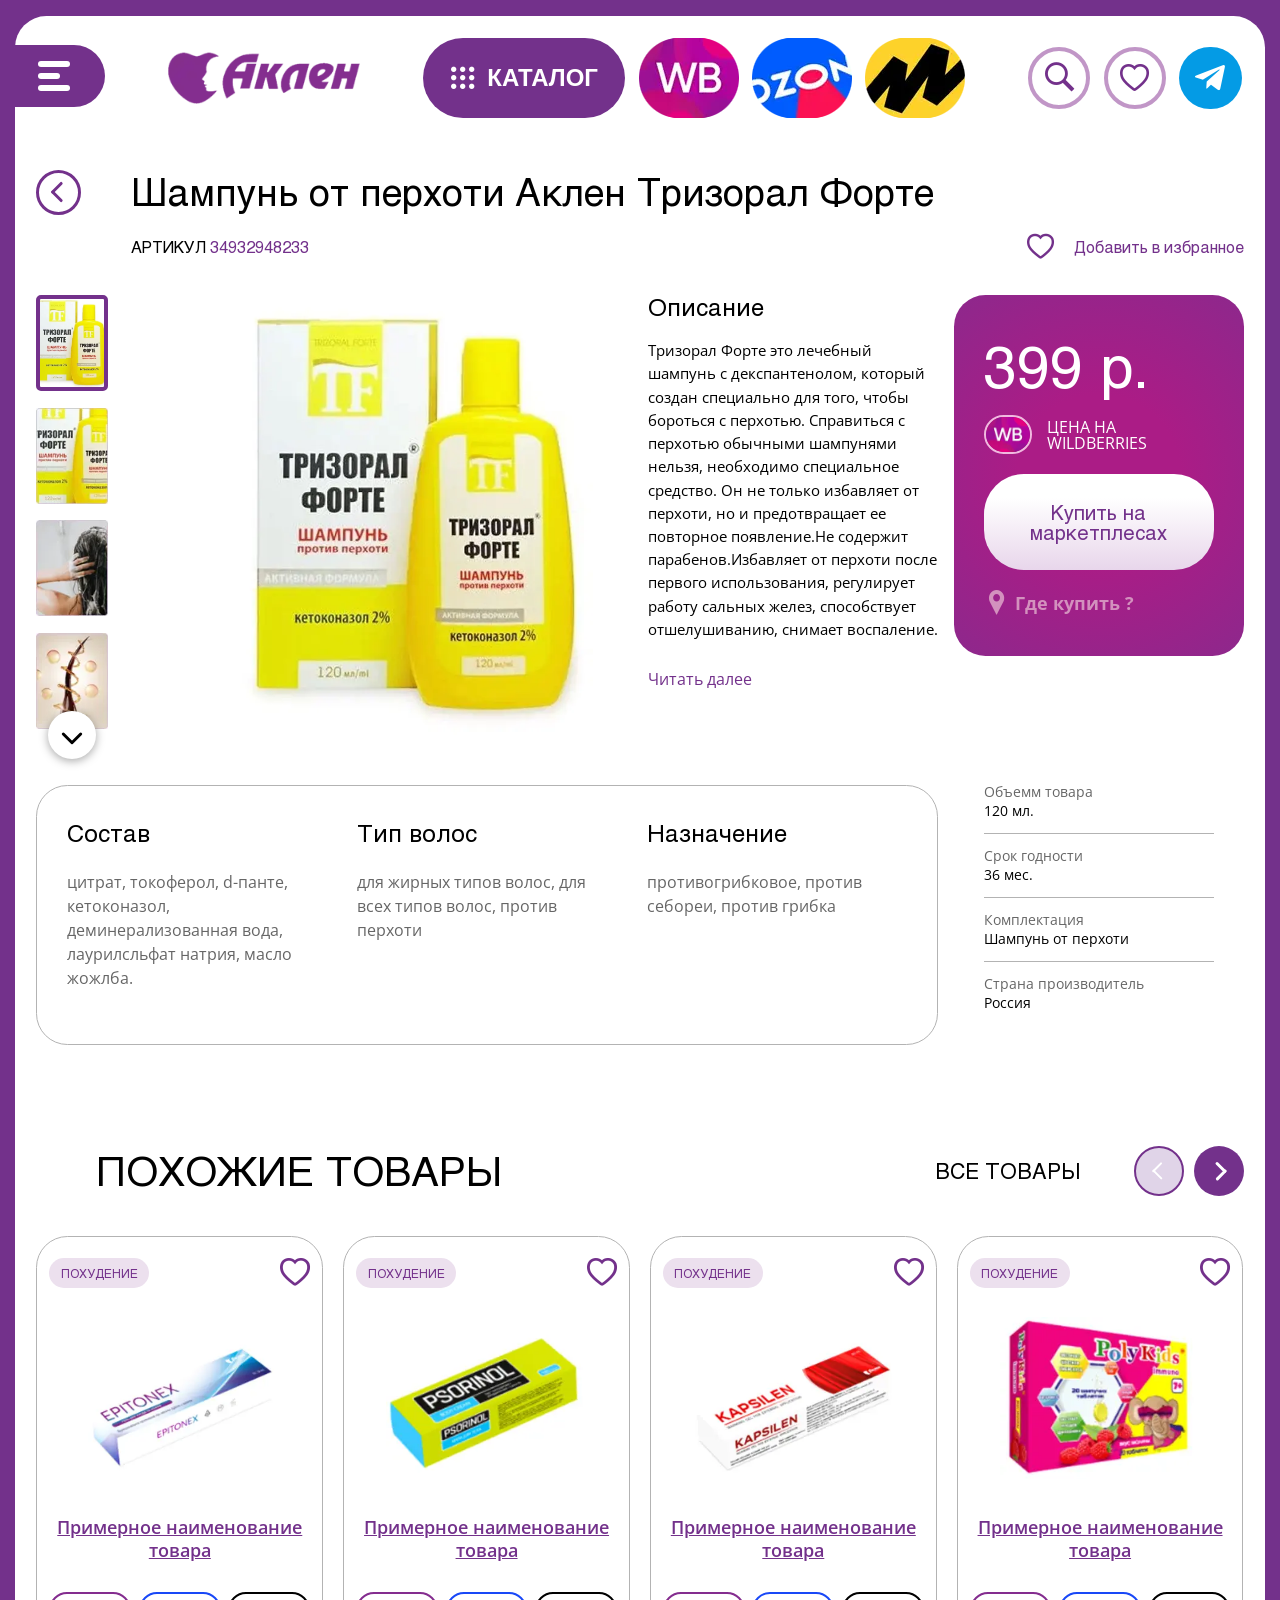
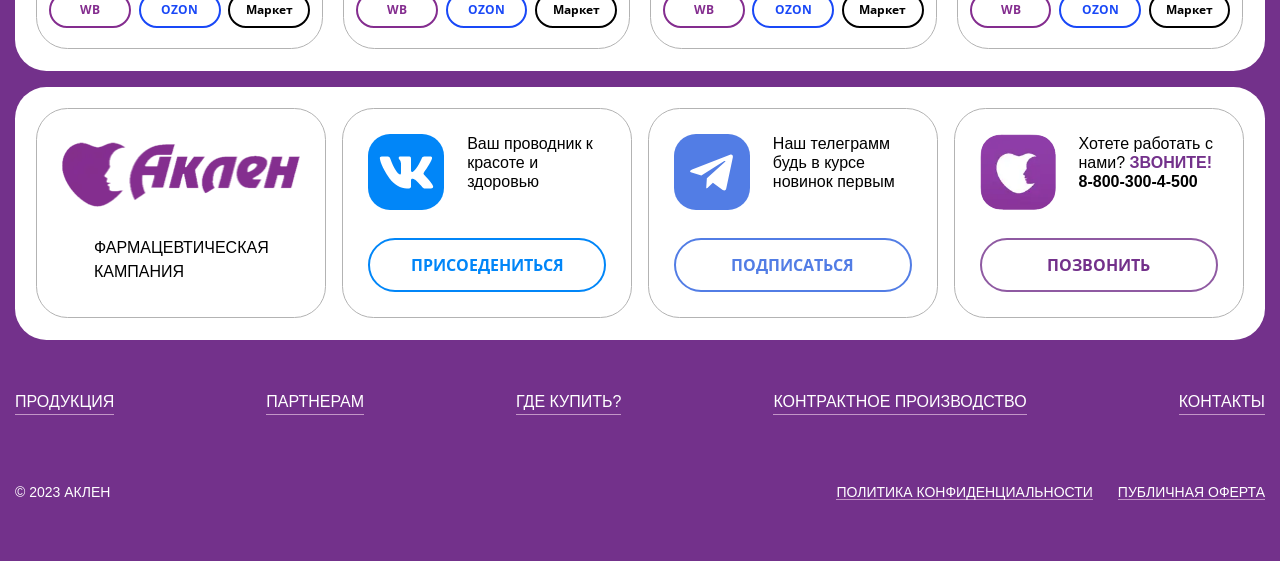
<file: product-card.html>
<!DOCTYPE html>
<html lang="ru">

<head>
	<title>ProductPage</title>
	<meta charset="UTF-8">
	<meta name="format-detection" content="telephone=no">
	<!-- <style>body{opacity: 0;}</style> -->
	<link rel="stylesheet" href="css/style.min.css?_v=20250527231752">
	<!-- <link rel="shortcut icon" href="favicon.ico"> -->
	<!-- <meta name="robots" content="noindex, nofollow"> -->
	<meta name="viewport" content="width=device-width, initial-scale=1.0">
</head>

<body>
	<div class="wrapper">
		<header class="header">
			<div class="header__container">
				<div class="header__body">
					<div class="header__menu menu">
						<button type="button" class="menu__icon icon-menu"><span></span></button>
						<nav class="menu__body">
							<div class="menu__top">
								<div class="menu__box">
									<div class="menu__ikons">
										<a href="#" class="menu__ikon menu__ikon_favourites"></a>
										<a href="#" class="menu__ikon menu__ikon_tg"></a>
									</div>
									<a href="tel:88002004500" class="menu__tel">8 (800) 200-4-500</a>
								</div>
								<button type="button" class="menu__icon icon-menu icon-menu_mod"><span></span></button>
							</div>
							<div class="menu__inner">
								<div class="menu__list">
									<div class="menu__item menu__item_about">
										<a href="#" class="menu__card">
											<div class="menu__image"></div>
											<div class="menu__label">О нас</div>
										</a>
									</div>
									<div class="menu__item menu__item_products">
										<a href="#" class="menu__card">
											<div class="menu__image"></div>
											<div class="menu__label">О нас</div>
										</a>
									</div>
									<div class="menu__item menu__item_partners">
										<a href="#" class="menu__card">
											<div class="menu__image"></div>
											<div class="menu__label">партнёрам</div>
										</a>
									</div>
									<div class="menu__item menu__item_buy">
										<a href="#" class="menu__card">
											<div class="menu__image"></div>
											<div class="menu__label">где купить?</div>
										</a>
									</div>
									<div class="menu__item menu__item_manufacturing">
										<a href="#" class="menu__card">
											<div class="menu__image"></div>
											<div class="menu__label">Контрактное производство</div>
										</a>
									</div>
									<div class="menu__item menu__item_contacts">
										<a href="#" class="menu__card">
											<div class="menu__image"></div>
											<div class="menu__label">контакты</div>
										</a>
									</div>
								</div>
							</div>
							<div class="menu__logo">
								<img src="img/menu/logo.webp" alt="logo">
							</div>
						</nav>
					</div>
					<div class="header__logo">
						<img src="img/header/logo.webp" alt="logo">
					</div>
					<div class="header__links">
						<a data-da=".header__items,1100.98,0" href="#" class="header__catalog">КАТАЛОГ</a>
						<a href="#" class="header__wb">
							<img src="img/header/wb.webp" alt="wildberries">
						</a>
						<a href="#" class="header__ozon">
							<img src="img/header/ozon.webp" alt="ozon">
						</a>
						<a href="#" class="header__yandex-market">
							<img src="img/header/yandexm.webp" alt="yandex-market">
						</a>
					</div>
					<div class="header__desc">
						<div class="header__items">
							<div data-da=".menu__ikons,767.98,0" class="header__search search">
								<div class="search__input">
									<input autocomplete="off" type="text" name="form[]" placeholder="Поиск" class="input">
								</div>
								<div class="search__ikons">
									<button class="search__magnifier"></button>
									<button class="search__close"></button>
								</div>
								<div class="search__window">
									<div class="search__item">
										<div class="search__image">
											<img src="img/popular-products/product-1.webp" alt="image">
										</div>
										<div class="search__content">
											<a href="#" class="search__libel">Крем. Примерное наименование товара</a>
											<div class="search__text">
												<p>АЕДерма – универсальный крем для ухода за кожей тела. В составе косметического средства входят ...</p>
											</div>
										</div>
									</div>
									<div class="search__item">
										<div class="search__image">
											<img src="img/popular-products/product-2.webp" alt="image">
										</div>
										<div class="search__content">
											<a href="#" class="search__libel">Крем. Примерное наименование товара</a>
											<div class="search__text">
												<p>АЕДерма – универсальный крем для ухода за кожей тела. В составе косметического средства входят ...</p>
											</div>
										</div>
									</div>
									<div class="search__item">
										<div class="search__image">
											<img src="img/popular-products/product-3.webp" alt="image">
										</div>
										<div class="search__content">
											<a href="#" class="search__libel">Крем. Примерное наименование товара</a>
											<div class="search__text">
												<p>АЕДерма – универсальный крем для ухода за кожей тела. В составе косметического средства входят ...</p>
											</div>
										</div>
									</div>
									<div class="search__item">
										<div class="search__image">
											<img src="img/popular-products/product-4.webp" alt="image">
										</div>
										<div class="search__content">
											<a href="#" class="search__libel">Крем. Примерное наименование товара</a>
											<div class="search__text">
												<p>АЕДерма – универсальный крем для ухода за кожей тела. В составе косметического средства входят ...</p>
											</div>
										</div>
									</div>
									<div class="search__item">
										<div class="search__image">
											<img src="img/popular-products/product-6.webp" alt="image">
										</div>
										<div class="search__content">
											<a href="#" class="search__libel">Крем. Примерное наименование товара</a>
											<div class="search__text">
												<p>АЕДерма – универсальный крем для ухода за кожей тела. В составе косметического средства входят ...</p>
											</div>
										</div>
									</div>
									<div class="search__item">
										<div class="search__image">
											<img src="img/popular-products/product-6.webp" alt="image">
										</div>
										<div class="search__content">
											<a href="#" class="search__libel">Крем. Примерное наименование товара</a>
											<div class="search__text">
												<p>АЕДерма – универсальный крем для ухода за кожей тела. В составе косметического средства входят ...</p>
											</div>
										</div>
									</div>
								</div>
							</div>
							<a href="#" class="header__favourites"></a>
							<a href="#" class="header__tg"></a>
						</div>
						<a href="tel:88002004500" class="header__tel">8 (800) 200-4-500</a>
					</div>
				</div>
			</div>
		</header>
		<main class="page">
			<section class="product-card">
				<div class="product-card__container">
					<div class="product-card__body">
						<div class="product-card__top">
							<div class="product-card__titles">
								<button class="product-card__back"></button>
								<h1 class="product-card__title">Шампунь от перхоти Аклен Тризорал Форте</h1>
							</div>
							<div data-da=".product-card__swipers,767.98" class="product-card__desc">
								<button class="product-card__favourites">Добавить в избранное</button>
							</div>
						</div>
						<div class="product-card__main">
							<div class="product-card__swipers">
								<div class="product-card__inner product-card__inner_mini-swiper">
									<div class="product-card__min-slider swiper">
										<div class="product-card__min-wrapper swiper-wrapper">
											<div class="product-card__min-slide swiper-slide">
												<div class="product-card__pic">
													<img class="product-card__img ibg" src="img/product-card/image-1.webp" alt="image">
												</div>
											</div>
											<div class="product-card__min-slide swiper-slide">
												<div class="product-card__pic">
													<img class="product-card__img ibg" src="img/product-card/image-2.webp" alt="image">
												</div>
											</div>
											<div class="product-card__min-slide swiper-slide">
												<div class="product-card__pic">
													<img class="product-card__img ibg" src="img/product-card/image-3.webp" alt="image">
												</div>
											</div>
											<div class="product-card__min-slide swiper-slide">
												<div class="product-card__pic">
													<img class="product-card__img ibg" src="img/product-card/image-4.webp" alt="image">
												</div>
											</div>
											<div class="product-card__min-slide swiper-slide">
												<div class="product-card__pic">
													<img class="product-card__img ibg" src="img/product-card/image-5.webp" alt="image">
												</div>
											</div>
											<div class="product-card__min-slide swiper-slide">
												<div class="product-card__pic">
													<img class="product-card__img ibg" src="img/product-card/image-5.webp" alt="image">
												</div>
											</div>
											<div class="product-card__min-slide swiper-slide">
												<div class="product-card__pic">
													<img class="product-card__img ibg" src="img/product-card/image-5.webp" alt="image">
												</div>
											</div>
										</div>
									</div>
									<div class="product-card__min-navigation">
										<button class="product-card__min-prev"></button>
										<button class="product-card__min-next"></button>
									</div>
								</div>
								<div class="product-card__slider swiper">
									<div class="product-card__wrapper swiper-wrapper">
										<div class="product-card__slide swiper-slide">
											<div class="product-card__image">
												<img src="img/product-card/image-1.webp" alt="image">
											</div>
										</div>
										<div class="product-card__slide swiper-slide">
											<div class="product-card__image">
												<img src="img/product-card/image-2.webp" alt="image">
											</div>
										</div>
										<div class="product-card__slide swiper-slide">
											<div class="product-card__image">
												<img src="img/product-card/image-1.webp" alt="image">
											</div>
										</div>
										<div class="product-card__slide swiper-slide">
											<div class="product-card__image">
												<img src="img/product-card/image-1.webp" alt="image">
											</div>
										</div>
										<div class="product-card__slide swiper-slide">
											<div class="product-card__image">
												<img src="img/product-card/image-1.webp" alt="image">
											</div>
										</div>
										<div class="product-card__slide swiper-slide">
											<div class="product-card__image">
												<img src="img/product-card/image-1.webp" alt="image">
											</div>
										</div>
										<div class="product-card__slide swiper-slide">
											<div class="product-card__image">
												<img src="img/product-card/image-1.webp" alt="image">
											</div>
										</div>
									</div>
									<div class="product-card__navigation">
										<button class="product-card__prev"></button>
										<button class="product-card__next"></button>
									</div>
								</div>
							</div>
							<div class="product-card__column column-product">
								<div data-da=".product-card__desc,1660.98,0" class="column-product__article">артикул <span>34932948233</span></div>
								<div class="column-product__item">
									<div class="column-product__label">Состав</div>
									<div class="column-product__text">
										<p>цитрат, токоферол, d-панте, кетоконазол, деминерализованная вода, лаурилсльфат натрия, масло жожлба.</p>
									</div>
								</div>
								<div class="column-product__item">
									<div class="column-product__label">Тип волос</div>
									<div class="column-product__text">
										<p>для жирных типов волос, для всех типов волос, против перхоти</p>
									</div>
								</div>
								<div class="column-product__item">
									<div class="column-product__label">Назначение</div>
									<div class="column-product__text">
										<p>противогрибковое, против себореи, против грибка</p>
									</div>
								</div>
							</div>
							<div class="product-card__banner banner-product">
								<div class="banner-product__body">
									<div class="banner-product__price">399 р.</div>
									<div class="banner-product__box">
										<div class="banner-product__image">
											<img src="img/header/wb.webp" alt="wb">
										</div>
										<div class="banner-product__price-wb">ЦЕНА на WILDBERRIES</div>
									</div>
									<button data-popup="#popup-offers" class="banner-product__button">Купить на маркетплесах</button>
									<div class="banner-product__location">Где купить ?</div>
								</div>
							</div>
							<div class="product-card__characteristic characteristic-product">
								<div class="characteristic-product__body">
									<div class="characteristic-product__label">Объемм товара</div>
									<div class="characteristic-product__item">120 мл.</div>
									<div class="characteristic-product__label">Срок годности</div>
									<div class="characteristic-product__item">36 мес.</div>
									<div class="characteristic-product__label">Комплектация</div>
									<div class="characteristic-product__item">Шампунь от перхоти</div>
									<div class="characteristic-product__label">Страна производитель</div>
									<div class="characteristic-product__item">Россия</div>
								</div>
							</div>
							<div class="product-card__description description-product">
								<h3 class="description-product__title">Описание</h3>
								<div class="description-product__content">
									<div class="description-product__items">
										<div class="description-product__item">Тризорал Форте это лечебный шампунь с декспантенолом, который создан специально для того, чтобы бороться с перхотью. Справиться с перхотью обычными шампунями нельзя, необходимо специальное средство. Он не только избавляет от перхоти, но и предотвращает ее повторное появление.Не содержит парабенов.Избавляет от перхоти после первого использования, регулирует работу сальных желез, способствует отшелушиванию, снимает воспаление.</div>
										<div class="description-product__item">Обладает способностью глубоко проникать в клетки патогенных грибков, нарушать и разрушать их структуру, устраняя основную причину перхоти.Идеально подходит для жирных волос, так как снижает выделение кожного жира, предупреждает зуд и раздражение, а также повторное появление перхоти.</div>
										<div class="description-product__item">Lorem, ipsum dolor sit amet consectetur adipisicing elit. Cupiditate quaerat molestiae fuga commodi maxime voluptates porro tempore vero excepturi voluptate? Sapiente ut, inventore nostrum molestiae placeat delectus voluptates dicta saepe.</div>
									</div>
								</div>
								<button type="button" class="description-product__show-more">Читать далее</button>
							</div>
							<div class="product-card__reviews reviews-product">
								<h3 class="reviews-product__title">Отзывы с маркетплейсов <span>wildberries</span></h3>
								<div class="reviews-product__banner">
									<div class="reviews-product__image">
										<img src="img/product-card/baner.webp" alt="baner">
									</div>
									<div class="reviews-product__picture">
										<img src="img/product-card/baner-2.webp" alt="baner">
									</div>
								</div>
							</div>
						</div>
					</div>
				</div>
			</section>
			<section class="popular-products">
				<div class="popular-products__container">
					<div class="popular-products__body popular-products__body_mod">
						<div class="popular-products__top">
							<h2 class="popular-products__title">Похожие товары</h2>
							<a href="#" class="popular-products__more">Все товары</a>
							<div class="popular-products__navigation">
								<button class="popular-products__prev button-prev"></button>
								<button class="popular-products__next button-next"></button>
							</div>
						</div>
						<div class="popular-products__slider swiper">
							<div class="popular-products__wrapper swiper-wrapper">
								<div class="popular-products__slide slide-popular-products swiper-slide">
									<div class="slide-popular-products_card card-product">
										<div class="card-product__top">
											<a href="#" class="card-product__banner">Похудение</a>
											<button class="card-product__favourites"><span></span></button>
										</div>
										<div class="card-product__image">
											<img src="img/popular-products/product-1.webp" alt="product 1" class="card-product__img">
										</div>
										<div class="card-product__bottom">
											<a href="#" class="card-product__title">Примерное наименование товара</a>
											<div class="card-product__links">
												<a href="#" class="card-product__link card-product__link_wb">WB</a>
												<a href="#" class="card-product__link card-product__link_ozon">OZON</a>
												<a href="#" class="card-product__link card-product__link_market">Маркет</a>
											</div>
										</div>
									</div>
								</div>
								<div class="popular-products__slide slide-popular-products swiper-slide">
									<div class="slide-popular-products_card card-product">
										<div class="card-product__top">
											<a href="#" class="card-product__banner">Похудение</a>
											<button class="card-product__favourites"><span></span></button>
										</div>
										<div class="card-product__image">
											<img src="img/popular-products/product-2.webp" alt="product 1" class="card-product__img">
										</div>
										<div class="card-product__bottom">
											<a href="#" class="card-product__title">Примерное наименование товара</a>
											<div class="card-product__links">
												<a href="#" class="card-product__link card-product__link_wb">WB</a>
												<a href="#" class="card-product__link card-product__link_ozon">OZON</a>
												<a href="#" class="card-product__link card-product__link_market">Маркет</a>
											</div>
										</div>
									</div>
								</div>
								<div class="popular-products__slide slide-popular-products swiper-slide">
									<div class="slide-popular-products_card card-product">
										<div class="card-product__top">
											<a href="#" class="card-product__banner">Похудение</a>
											<button class="card-product__favourites"><span></span></button>
										</div>
										<div class="card-product__image">
											<img src="img/popular-products/product-3.webp" alt="product 1" class="card-product__img">
										</div>
										<div class="card-product__bottom">
											<a href="#" class="card-product__title">Примерное наименование товара</a>
											<div class="card-product__links">
												<a href="#" class="card-product__link card-product__link_wb">WB</a>
												<a href="#" class="card-product__link card-product__link_ozon">OZON</a>
												<a href="#" class="card-product__link card-product__link_market">Маркет</a>
											</div>
										</div>
									</div>
								</div>
								<div class="popular-products__slide slide-popular-products swiper-slide">
									<div class="slide-popular-products_card card-product">
										<div class="card-product__top">
											<a href="#" class="card-product__banner">Похудение</a>
											<button class="card-product__favourites"><span></span></button>
										</div>
										<div class="card-product__image">
											<img src="img/popular-products/product-4.webp" alt="product 1" class="card-product__img">
										</div>
										<div class="card-product__bottom">
											<a href="#" class="card-product__title">Примерное наименование товара</a>
											<div class="card-product__links">
												<a href="#" class="card-product__link card-product__link_wb">WB</a>
												<a href="#" class="card-product__link card-product__link_ozon">OZON</a>
												<a href="#" class="card-product__link card-product__link_market">Маркет</a>
											</div>
										</div>
									</div>
								</div>
								<div class="popular-products__slide slide-popular-products swiper-slide">
									<div class="slide-popular-products_card card-product">
										<div class="card-product__top">
											<a href="#" class="card-product__banner">Похудение</a>
											<button class="card-product__favourites"><span></span></button>
										</div>
										<div class="card-product__image">
											<img src="img/popular-products/product-5.webp" alt="product 1" class="card-product__img">
										</div>
										<div class="card-product__bottom">
											<a href="#" class="card-product__title">Примерное наименование товара</a>
											<div class="card-product__links">
												<a href="#" class="card-product__link card-product__link_wb">WB</a>
												<a href="#" class="card-product__link card-product__link_ozon">OZON</a>
												<a href="#" class="card-product__link card-product__link_market">Маркет</a>
											</div>
										</div>
									</div>
								</div>
								<div class="popular-products__slide slide-popular-products swiper-slide">
									<div class="slide-popular-products_card card-product">
										<div class="card-product__top">
											<a href="#" class="card-product__banner">Похудение</a>
											<button class="card-product__favourites"><span></span></button>
										</div>
										<div class="card-product__image">
											<img src="img/popular-products/product-6.webp" alt="product 1" class="card-product__img">
										</div>
										<div class="card-product__bottom">
											<a href="#" class="card-product__title">Примерное наименование товара</a>
											<div class="card-product__links">
												<a href="#" class="card-product__link card-product__link_wb">WB</a>
												<a href="#" class="card-product__link card-product__link_ozon">OZON</a>
												<a href="#" class="card-product__link card-product__link_market">Маркет</a>
											</div>
										</div>
									</div>
								</div>
								<div class="popular-products__slide slide-popular-products swiper-slide">
									<div class="slide-popular-products_card card-product">
										<div class="card-product__top">
											<a href="#" class="card-product__banner">Похудение</a>
											<button class="card-product__favourites"><span></span></button>
										</div>
										<div class="card-product__image">
											<img src="img/popular-products/product-7.webp" alt="product 1" class="card-product__img">
										</div>
										<div class="card-product__bottom">
											<a href="#" class="card-product__title">Примерное наименование товара</a>
											<div class="card-product__links">
												<a href="#" class="card-product__link card-product__link_wb">WB</a>
												<a href="#" class="card-product__link card-product__link_ozon">OZON</a>
												<a href="#" class="card-product__link card-product__link_market">Маркет</a>
											</div>
										</div>
									</div>
								</div>
								<div class="popular-products__slide slide-popular-products swiper-slide">
									<div class="slide-popular-products_card card-product">
										<div class="card-product__top">
											<a href="#" class="card-product__banner">Похудение</a>
											<button class="card-product__favourites"><span></span></button>
										</div>
										<div class="card-product__image">
											<img src="img/popular-products/product-8.webp" alt="product 1" class="card-product__img">
										</div>
										<div class="card-product__bottom">
											<a href="#" class="card-product__title">Примерное наименование товара</a>
											<div class="card-product__links">
												<a href="#" class="card-product__link card-product__link_wb">WB</a>
												<a href="#" class="card-product__link card-product__link_ozon">OZON</a>
												<a href="#" class="card-product__link card-product__link_market">Маркет</a>
											</div>
										</div>
									</div>
								</div>
								<div class="popular-products__slide slide-popular-products swiper-slide">
									<div class="slide-popular-products_card card-product">
										<div class="card-product__top">
											<a href="#" class="card-product__banner">Похудение</a>
											<button class="card-product__favourites"><span></span></button>
										</div>
										<div class="card-product__image">
											<img src="img/popular-products/product-9.webp" alt="product 1" class="card-product__img">
										</div>
										<div class="card-product__bottom">
											<a href="#" class="card-product__title">Примерное наименование товара</a>
											<div class="card-product__links">
												<a href="#" class="card-product__link card-product__link_wb">WB</a>
												<a href="#" class="card-product__link card-product__link_ozon">OZON</a>
												<a href="#" class="card-product__link card-product__link_market">Маркет</a>
											</div>
										</div>
									</div>
								</div>
							</div>
						</div>
						<div class="popular-products__box">
							<div class="popular-products__grid">
								<div class="popular-products__inner">
									<article class="card-product">
										<div class="card-product__top">
											<a href="#" class="card-product__banner">Похудение</a>
											<button class="card-product__favourites"></button>
										</div>
										<div class="card-product__content">
											<div class="card-product__image">
												<img src="img/popular-products/product-1.webp" alt="product 1" class="card-product__img ibg">
											</div>
											<a href="#" class="card-product__title">Примерное наименование товара</a>
										</div>
										<div class="card-product__links">
											<a href="#" class="card-product__link card-product__link_wb">WB</a>
											<a href="#" class="card-product__link card-product__link_ozon">OZON</a>
											<a href="#" class="card-product__link card-product__link_market">Маркет</a>
										</div>
									</article>
								</div>
								<div class="popular-products__inner">
									<article class="card-product">
										<div class="card-product__top">
											<a href="#" class="card-product__banner">Похудение</a>
											<button class="card-product__favourites"></button>
										</div>
										<div class="card-product__content">
											<div class="card-product__image">
												<img src="img/popular-products/product-2.webp" alt="product 1" class="card-product__img ibg">
											</div>
											<a href="#" class="card-product__title">Примерное наименование товара</a>
										</div>
										<div class="card-product__links">
											<a href="#" class="card-product__link card-product__link_wb">WB</a>
											<a href="#" class="card-product__link card-product__link_ozon">OZON</a>
											<a href="#" class="card-product__link card-product__link_market">Маркет</a>
										</div>
									</article>
								</div>
								<div class="popular-products__inner">
									<article class="card-product">
										<div class="card-product__top">
											<a href="#" class="card-product__banner">Похудение</a>
											<button class="card-product__favourites"></button>
										</div>
										<div class="card-product__content">
											<div class="card-product__image">
												<img src="img/popular-products/product-3.webp" alt="product 1" class="card-product__img ibg">
											</div>
											<a href="#" class="card-product__title">Примерное наименование товара</a>
										</div>
										<div class="card-product__links">
											<a href="#" class="card-product__link card-product__link_wb">WB</a>
											<a href="#" class="card-product__link card-product__link_ozon">OZON</a>
											<a href="#" class="card-product__link card-product__link_market">Маркет</a>
										</div>
									</article>
								</div>
								<div class="popular-products__inner">
									<article class="card-product">
										<div class="card-product__top">
											<a href="#" class="card-product__banner">Похудение</a>
											<button class="card-product__favourites"></button>
										</div>
										<div class="card-product__content">
											<div class="card-product__image">
												<img src="img/popular-products/product-4.webp" alt="product 1" class="card-product__img ibg">
											</div>
											<a href="#" class="card-product__title">Примерное наименование товара</a>
										</div>
										<div class="card-product__links">
											<a href="#" class="card-product__link card-product__link_wb">WB</a>
											<a href="#" class="card-product__link card-product__link_ozon">OZON</a>
											<a href="#" class="card-product__link card-product__link_market">Маркет</a>
										</div>
									</article>
								</div>
							</div>
							<a href="#" class="popular-products__link">Каталог продукции</a>
						</div>
					</div>
				</div>
			</section>
			<section class="contacts-home">
				<div class="contacts-home__container">
					<div class="contacts-home__body">
						<div class="contacts-home__row">
							<div class="contacts-home__item contacts-home__item_mod">
								<div class="contacts-home__company">
									<div class="contacts-home__logo">
										<img src="img/header/logo.webp" alt="logo">
									</div>
									<div class="contacts-home__label">фармацевтическая кампания</div>
								</div>
							</div>
							<div class="contacts-home__item">
								<article class="contacts-home__card card-contacts card-contacts_vk">
									<div class="card-contacts__content">
										<div class="card-contacts__icon"></div>
										<div class="card-contacts__text">
											<p>Ваш проводник к красоте и здоровью</p>
										</div>
									</div>
									<a href="#" class="card-contacts__button">Присоедениться</a>
								</article>
							</div>
							<div class="contacts-home__item">
								<article class="contacts-home__card card-contacts card-contacts_tg">
									<div class="card-contacts__content">
										<div class="card-contacts__icon"></div>
										<div class="card-contacts__text">
											<p>Наш телеграмм будь в курсе новинок первым</p>
										</div>
									</div>
									<a href="#" class="card-contacts__button">подписаться</a>
								</article>
							</div>
							<div class="contacts-home__item">
								<article class="contacts-home__card card-contacts card-contacts_tel">
									<div class="card-contacts__content">
										<div class="card-contacts__icon"></div>
										<div class="card-contacts__text">
											<p>Хотете работать с нами? <span>ЗВОНИТЕ!</span></p>
											<p>8-800-300-4-500</p>
										</div>
									</div>
									<a href="tel:88003004500" class="card-contacts__button">позвонить</a>
								</article>
							</div>
						</div>
					</div>
				</div>
			</section>
		</main>
		<footer class="footer">
			<div class="footer__container">
				<div class="footer__body">
					<div class="footer__copyright">© 2023 Аклен</div>
					<nav data-da=".footer__container,1280.98,0" class="footer__menu menu-footer">
						<ul class="menu-footer__list">
							<li class="menu-footer__item"><a href="#" class="menu-footer__link">Продукция</a></li>
							<li class="menu-footer__item"><a href="#" class="menu-footer__link">Партнерам</a></li>
							<li class="menu-footer__item"><a href="#" class="menu-footer__link">Где купить?</a></li>
							<li class="menu-footer__item"><a href="#" class="menu-footer__link">Контрактное производство</a></li>
							<li class="menu-footer__item"><a href="#" class="menu-footer__link">Контакты</a></li>
						</ul>
					</nav>
					<div class="footer__desc">
						<a href="#" class="footer__link">Политика конфиденциальности</a>
						<a href="#" class="footer__link">Публичная оферта</a>
					</div>
				</div>
			</div>
		</footer>
	</div>
	<div id="popup-offers" aria-hidden="true" class="popup">
		<div class="popup__wrapper">
			<div class="popup__content">
				<button data-close type="button" class="popup__close"></button>
				<div class="popup__body offers-popup">
					<div class="offers-popup__wrap">
						<div class="offers-popup__picture">
							<div class="offers-popup__image">
								<img src="img/popup-offers/image-1.webp" alt="image" class="offers-popup__img">
							</div>
							<div class="offers-popup__label">Шампунь от перхоти Аклен Тризорал Форте</div>
						</div>
						<div class="offers-popup__content">
							<div class="offers-popup__titles">
								<h2 class="offers-popup__title">предложения партнёров</h2>
								<div class="offers-popup__quantity">6</div>
							</div>
							<div class="offers-popup__cards">
								<div class="offers-popup__inner">
									<div class="offers-popup__card card-offers-popup">
										<div class="card-offers-popup__label-min">Wildberries</div>
										<div class="card-offers-popup__image">
											<img class="card-offers-popup_img ibg" src="img/popup-offers/wb.webp" alt="wb">
										</div>
										<div class="card-offers-popup__content">
											<div class="card-offers-popup__label">Wildberries</div>
											<div class="card-offers-popup__price">448 руб.</div>
											<button class="card-offers-popup__button">Купить</button>
										</div>
									</div>
								</div>
								<div class="offers-popup__inner">
									<div class="offers-popup__card card-offers-popup">
										<div class="card-offers-popup__label-min">Apteka.ru</div>
										<div class="card-offers-popup__image">
											<img class="card-offers-popup_img ibg" src="img/popup-offers/apteka.webp" alt="apteka">
										</div>
										<div class="card-offers-popup__content">
											<div class="card-offers-popup__label">Apteka.ru</div>
											<div class="card-offers-popup__price">от 480 руб.</div>
											<button class="card-offers-popup__button">Купить</button>
										</div>
									</div>
								</div>
								<div class="offers-popup__inner">
									<div class="offers-popup__card card-offers-popup">
										<div class="card-offers-popup__label-min">OZON</div>
										<div class="card-offers-popup__image">
											<img class="card-offers-popup_img ibg" src="img/popup-offers/ozon.webp" alt="ozon">
										</div>
										<div class="card-offers-popup__content">
											<div class="card-offers-popup__label">OZON</div>
											<div class="card-offers-popup__price">495 руб.</div>
											<button class="card-offers-popup__button">Купить</button>
										</div>
									</div>
								</div>
								<div class="offers-popup__inner">
									<div class="offers-popup__card card-offers-popup">
										<div class="card-offers-popup__label-min">АШАН</div>
										<div class="card-offers-popup__image">
											<img class="card-offers-popup_img ibg" src="img/popup-offers/ashan.webp" alt="ashan">
										</div>
										<div class="card-offers-popup__content">
											<div class="card-offers-popup__label">АШАН</div>
											<div class="card-offers-popup__price">456 руб.</div>
											<button class="card-offers-popup__button">Купить</button>
										</div>
									</div>
								</div>
								<div class="offers-popup__inner">
									<div class="offers-popup__card card-offers-popup">
										<div class="card-offers-popup__label-min">Апрель</div>
										<div class="card-offers-popup__image">
											<img class="card-offers-popup_img ibg" src="img/popup-offers/a.webp" alt="a">
										</div>
										<div class="card-offers-popup__content">
											<div class="card-offers-popup__label">Апрель</div>
											<div class="card-offers-popup__price">399.58 руб.</div>
											<button class="card-offers-popup__button">Купить</button>
										</div>
									</div>
								</div>
								<div class="offers-popup__inner">
									<div class="offers-popup__card card-offers-popup">
										<div class="card-offers-popup__label-min">Беру!</div>
										<div class="card-offers-popup__image">
											<img class="card-offers-popup_img ibg" src="img/popup-offers/bery.webp" alt="bery">
										</div>
										<div class="card-offers-popup__content">
											<div class="card-offers-popup__label">Беру!</div>
											<div class="card-offers-popup__price">488 руб.</div>
											<button class="card-offers-popup__button">Купить</button>
										</div>
									</div>
								</div>
							</div>
						</div>
					</div>
				</div>
			</div>
		</div>
	</div>
	<script src="js/app.min.js?_v=20250527231752"></script>
</body>

</html>
</file>
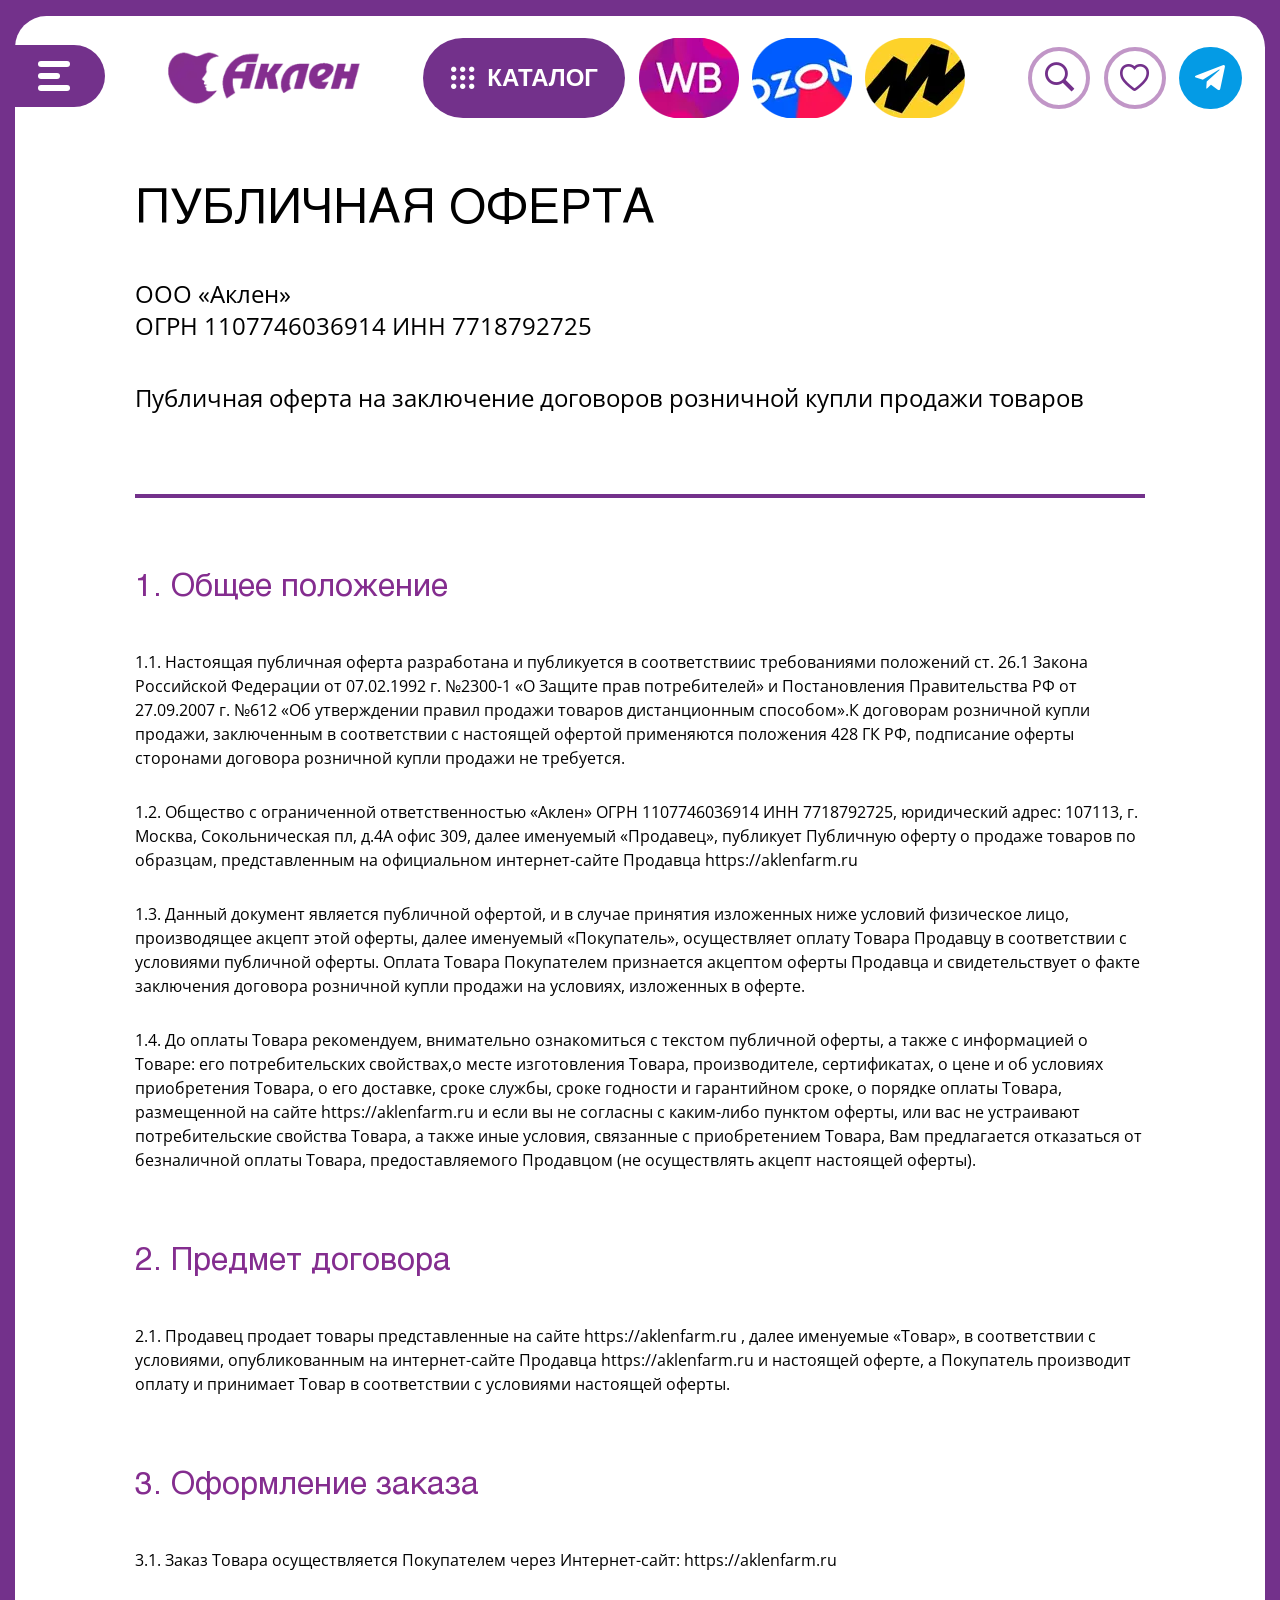
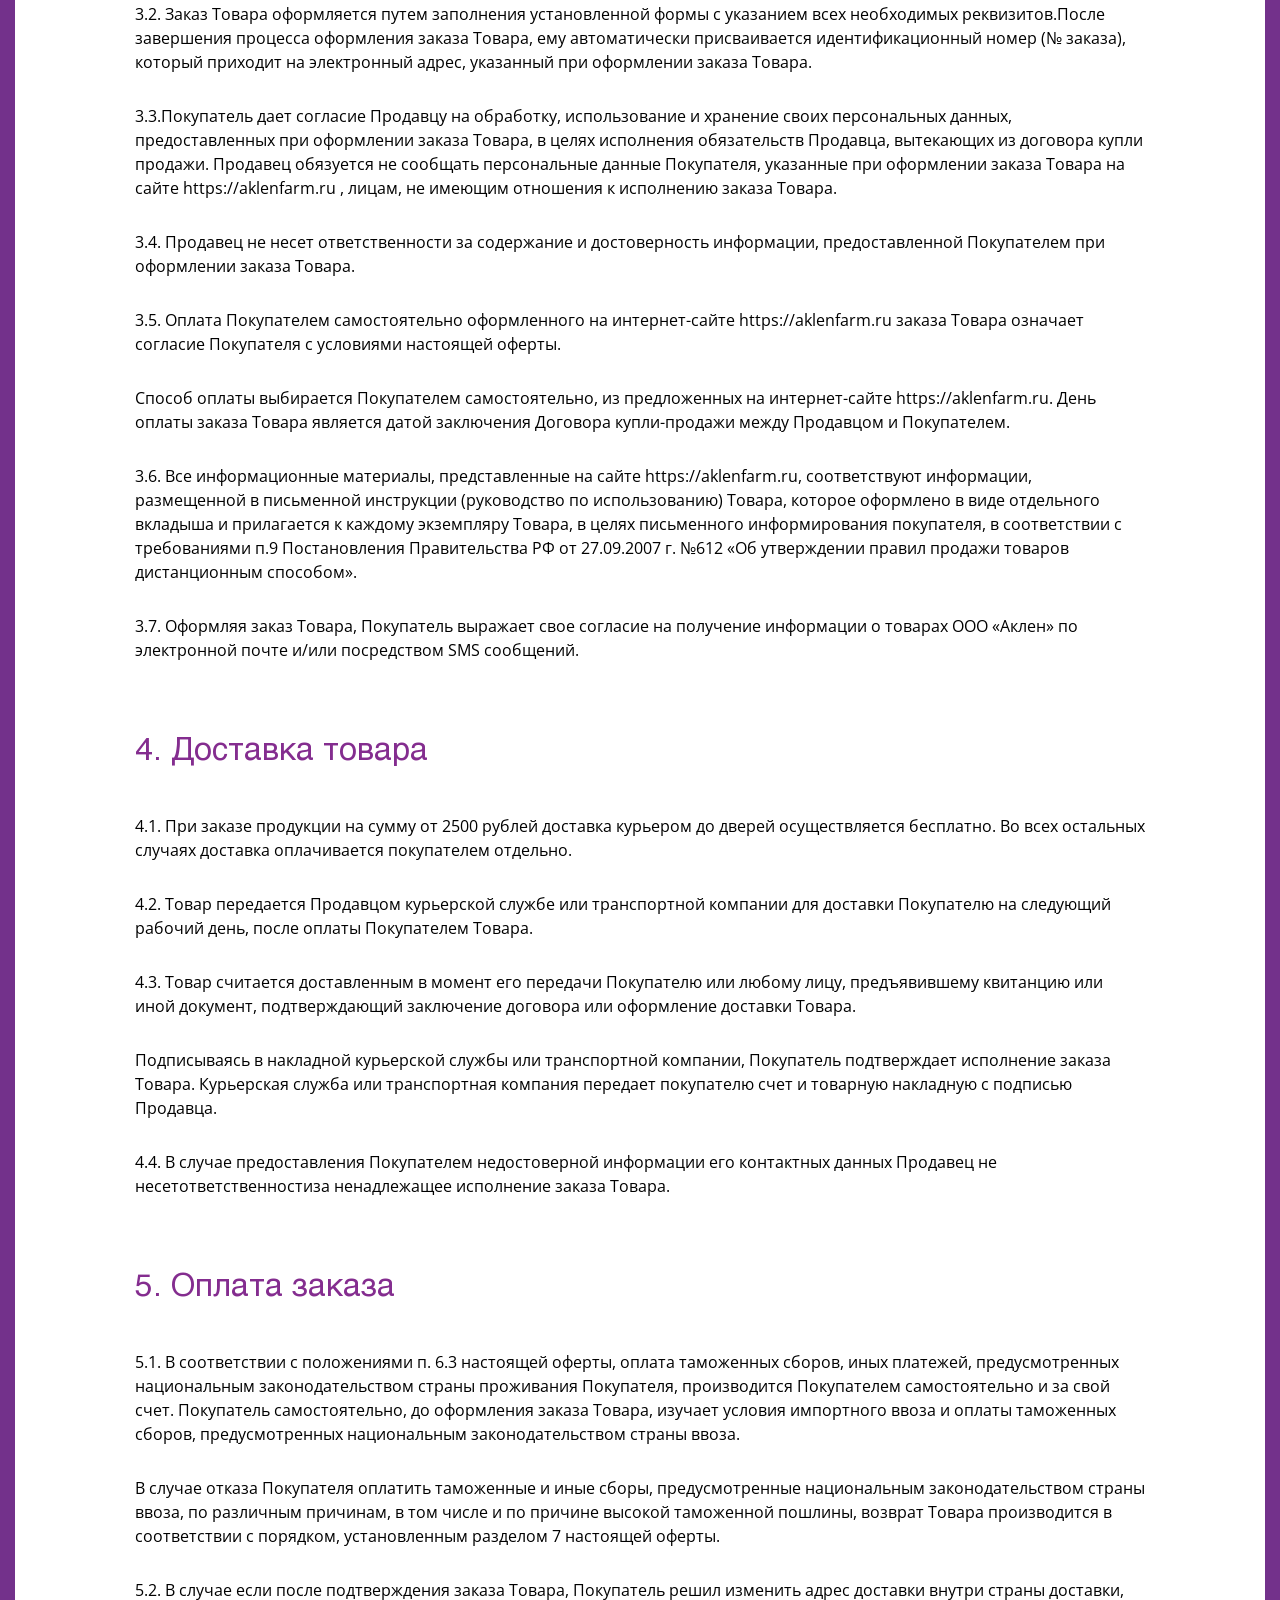
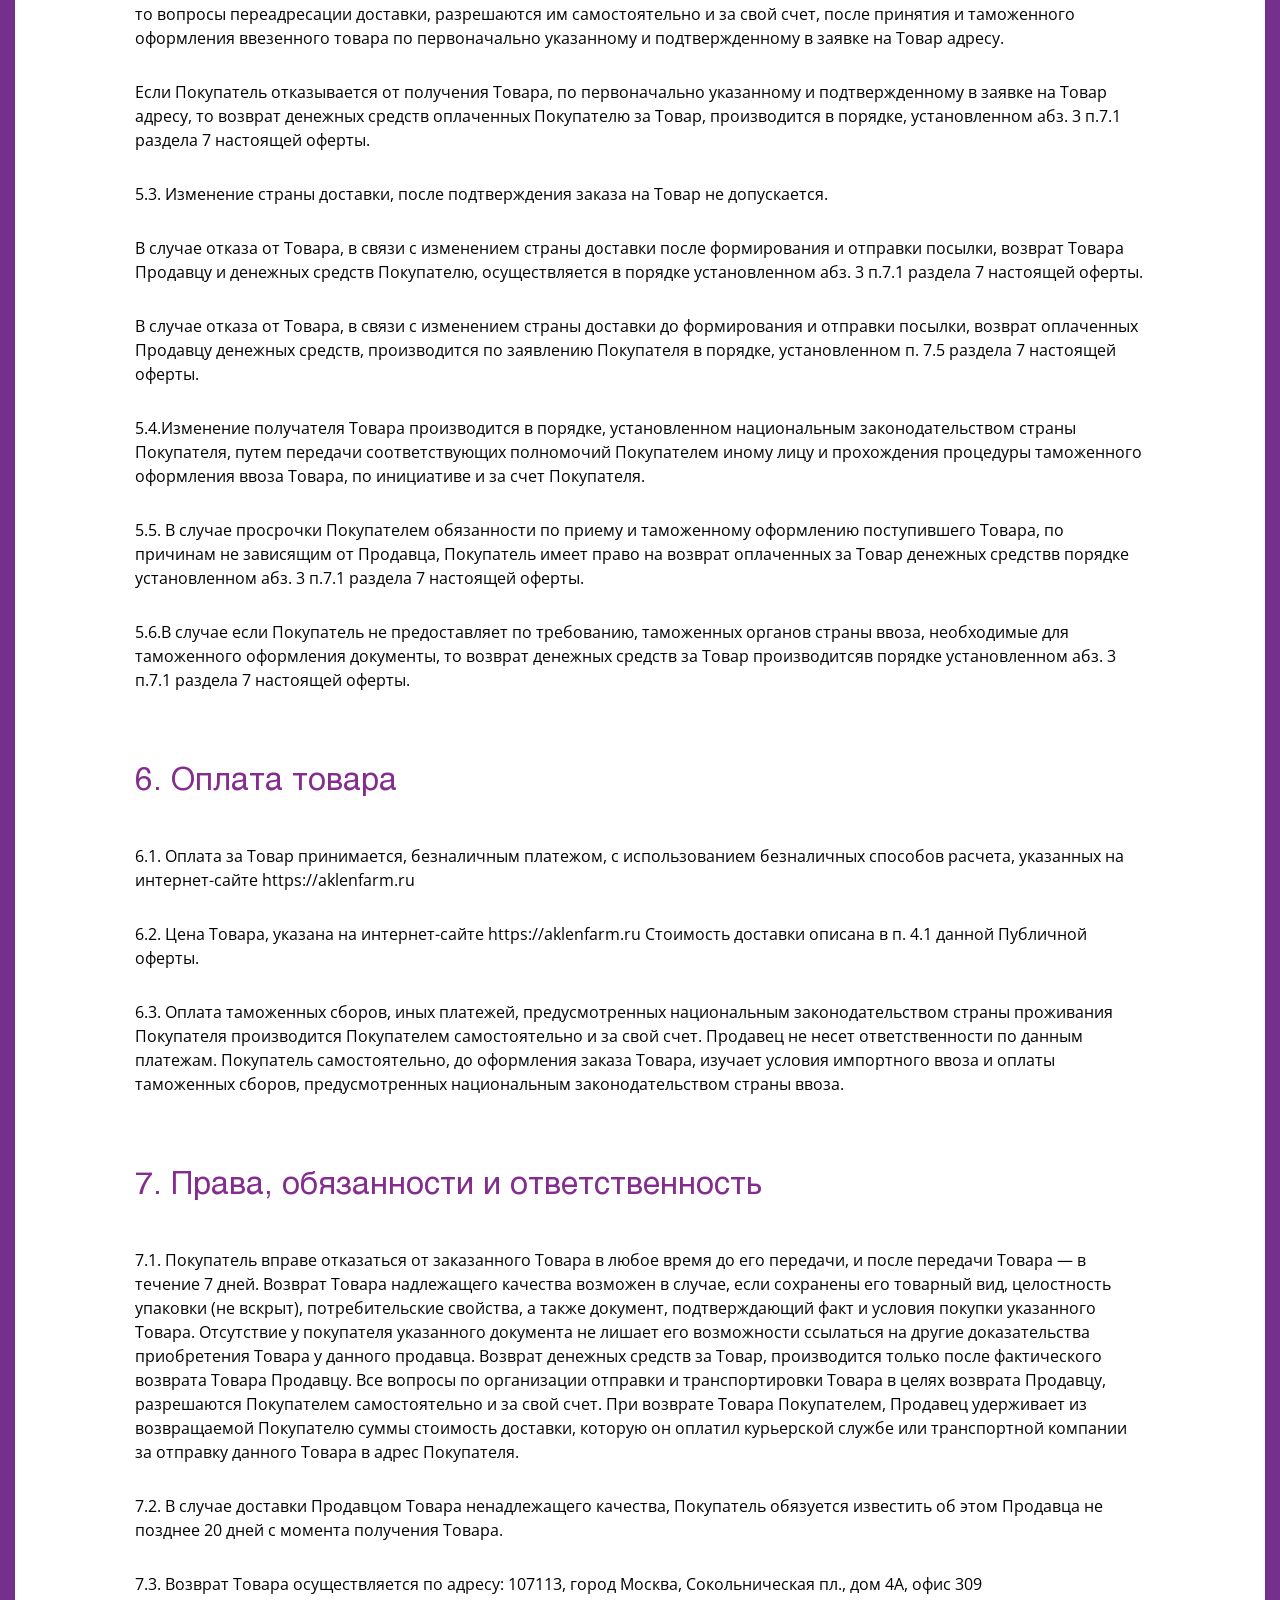
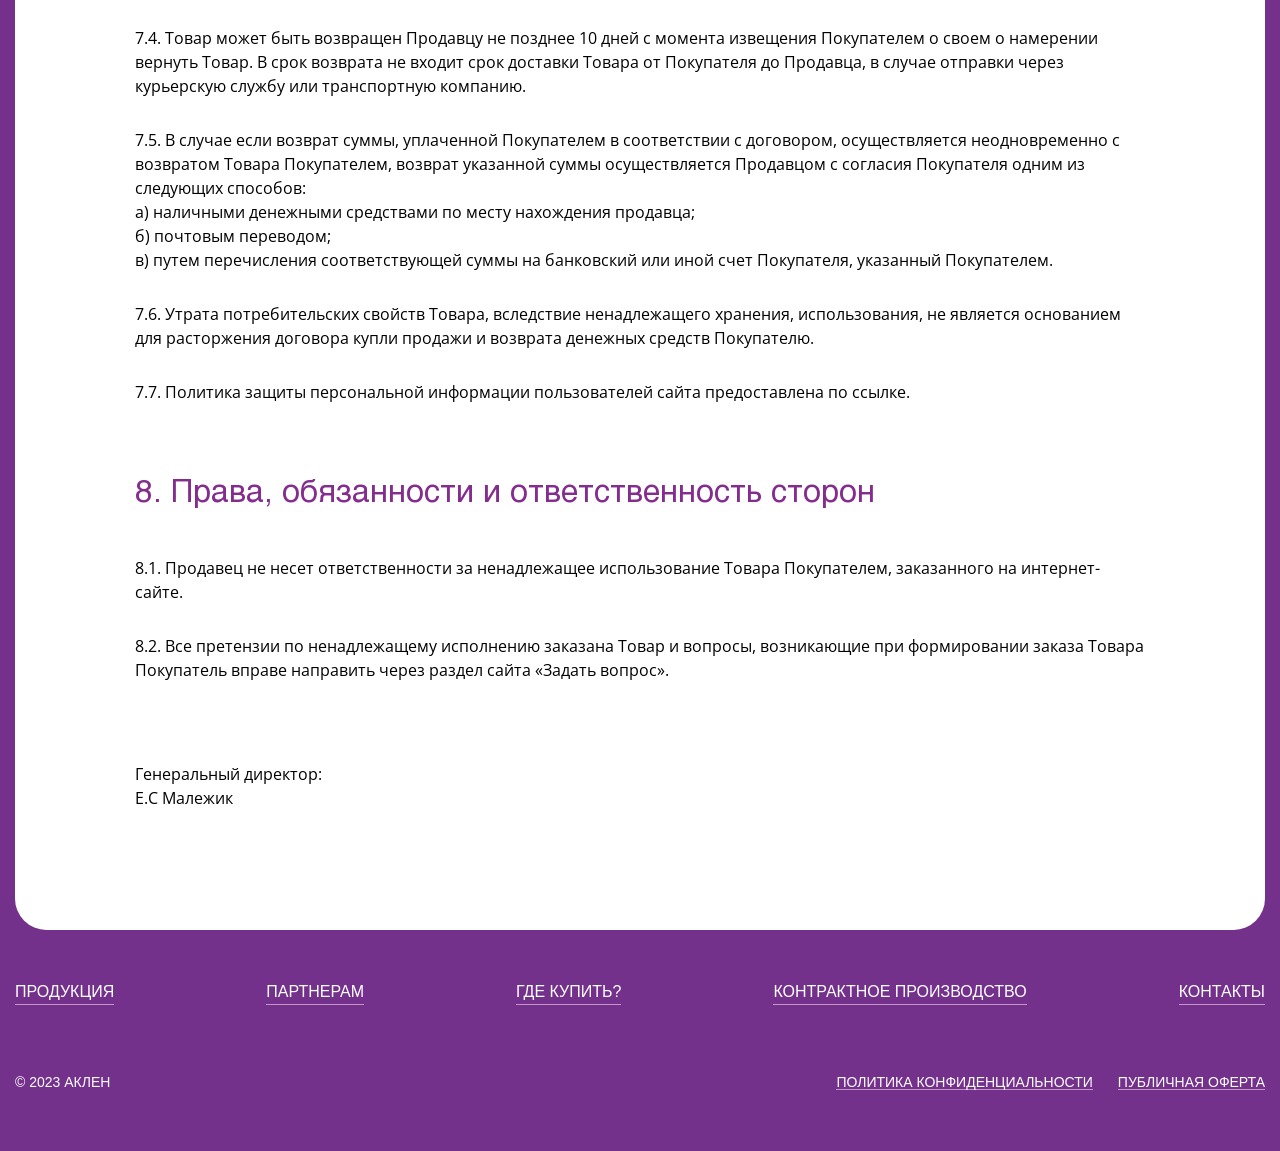
<file: public-offer.html>
<!DOCTYPE html>
<html lang="ru">

<head>
	<title>publicOfferPage</title>
	<meta charset="UTF-8">
	<meta name="format-detection" content="telephone=no">
	<!-- <style>body{opacity: 0;}</style> -->
	<link rel="stylesheet" href="css/style.min.css?_v=20250527231752">
	<!-- <link rel="shortcut icon" href="favicon.ico"> -->
	<!-- <meta name="robots" content="noindex, nofollow"> -->
	<meta name="viewport" content="width=device-width, initial-scale=1.0">
</head>

<body>
	<div class="wrapper">
		<header class="header">
			<div class="header__container">
				<div class="header__body">
					<div class="header__menu menu">
						<button type="button" class="menu__icon icon-menu"><span></span></button>
						<nav class="menu__body">
							<div class="menu__top">
								<div class="menu__box">
									<div class="menu__ikons">
										<a href="#" class="menu__ikon menu__ikon_favourites"></a>
										<a href="#" class="menu__ikon menu__ikon_tg"></a>
									</div>
									<a href="tel:88002004500" class="menu__tel">8 (800) 200-4-500</a>
								</div>
								<button type="button" class="menu__icon icon-menu icon-menu_mod"><span></span></button>
							</div>
							<div class="menu__inner">
								<div class="menu__list">
									<div class="menu__item menu__item_about">
										<a href="#" class="menu__card">
											<div class="menu__image"></div>
											<div class="menu__label">О нас</div>
										</a>
									</div>
									<div class="menu__item menu__item_products">
										<a href="#" class="menu__card">
											<div class="menu__image"></div>
											<div class="menu__label">О нас</div>
										</a>
									</div>
									<div class="menu__item menu__item_partners">
										<a href="#" class="menu__card">
											<div class="menu__image"></div>
											<div class="menu__label">партнёрам</div>
										</a>
									</div>
									<div class="menu__item menu__item_buy">
										<a href="#" class="menu__card">
											<div class="menu__image"></div>
											<div class="menu__label">где купить?</div>
										</a>
									</div>
									<div class="menu__item menu__item_manufacturing">
										<a href="#" class="menu__card">
											<div class="menu__image"></div>
											<div class="menu__label">Контрактное производство</div>
										</a>
									</div>
									<div class="menu__item menu__item_contacts">
										<a href="#" class="menu__card">
											<div class="menu__image"></div>
											<div class="menu__label">контакты</div>
										</a>
									</div>
								</div>
							</div>
							<div class="menu__logo">
								<img src="img/menu/logo.webp" alt="logo">
							</div>
						</nav>
					</div>
					<div class="header__logo">
						<img src="img/header/logo.webp" alt="logo">
					</div>
					<div class="header__links">
						<a data-da=".header__items,1100.98,0" href="#" class="header__catalog">КАТАЛОГ</a>
						<a href="#" class="header__wb">
							<img src="img/header/wb.webp" alt="wildberries">
						</a>
						<a href="#" class="header__ozon">
							<img src="img/header/ozon.webp" alt="ozon">
						</a>
						<a href="#" class="header__yandex-market">
							<img src="img/header/yandexm.webp" alt="yandex-market">
						</a>
					</div>
					<div class="header__desc">
						<div class="header__items">
							<div data-da=".menu__ikons,767.98,0" class="header__search search">
								<div class="search__input">
									<input autocomplete="off" type="text" name="form[]" placeholder="Поиск" class="input">
								</div>
								<div class="search__ikons">
									<button class="search__magnifier"></button>
									<button class="search__close"></button>
								</div>
								<div class="search__window">
									<div class="search__item">
										<div class="search__image">
											<img src="img/popular-products/product-1.webp" alt="image">
										</div>
										<div class="search__content">
											<a href="#" class="search__libel">Крем. Примерное наименование товара</a>
											<div class="search__text">
												<p>АЕДерма – универсальный крем для ухода за кожей тела. В составе косметического средства входят ...</p>
											</div>
										</div>
									</div>
									<div class="search__item">
										<div class="search__image">
											<img src="img/popular-products/product-2.webp" alt="image">
										</div>
										<div class="search__content">
											<a href="#" class="search__libel">Крем. Примерное наименование товара</a>
											<div class="search__text">
												<p>АЕДерма – универсальный крем для ухода за кожей тела. В составе косметического средства входят ...</p>
											</div>
										</div>
									</div>
									<div class="search__item">
										<div class="search__image">
											<img src="img/popular-products/product-3.webp" alt="image">
										</div>
										<div class="search__content">
											<a href="#" class="search__libel">Крем. Примерное наименование товара</a>
											<div class="search__text">
												<p>АЕДерма – универсальный крем для ухода за кожей тела. В составе косметического средства входят ...</p>
											</div>
										</div>
									</div>
									<div class="search__item">
										<div class="search__image">
											<img src="img/popular-products/product-4.webp" alt="image">
										</div>
										<div class="search__content">
											<a href="#" class="search__libel">Крем. Примерное наименование товара</a>
											<div class="search__text">
												<p>АЕДерма – универсальный крем для ухода за кожей тела. В составе косметического средства входят ...</p>
											</div>
										</div>
									</div>
									<div class="search__item">
										<div class="search__image">
											<img src="img/popular-products/product-6.webp" alt="image">
										</div>
										<div class="search__content">
											<a href="#" class="search__libel">Крем. Примерное наименование товара</a>
											<div class="search__text">
												<p>АЕДерма – универсальный крем для ухода за кожей тела. В составе косметического средства входят ...</p>
											</div>
										</div>
									</div>
									<div class="search__item">
										<div class="search__image">
											<img src="img/popular-products/product-6.webp" alt="image">
										</div>
										<div class="search__content">
											<a href="#" class="search__libel">Крем. Примерное наименование товара</a>
											<div class="search__text">
												<p>АЕДерма – универсальный крем для ухода за кожей тела. В составе косметического средства входят ...</p>
											</div>
										</div>
									</div>
								</div>
							</div>
							<a href="#" class="header__favourites"></a>
							<a href="#" class="header__tg"></a>
						</div>
						<a href="tel:88002004500" class="header__tel">8 (800) 200-4-500</a>
					</div>
				</div>
			</div>
		</header>
		<main class="page">
			<section class="public-offer">
				<div class="public-offer__container">
					<div class="public-offer__body">
						<div class="public-offer__top">
							<h1 class="public-offer__title">ПУБЛИЧНАЯ ОФЕРТА</h1>
							<div class="public-offer__company">ООО «Аклен» <br>ОГРН 1107746036914 ИНН 7718792725</div>
							<div class="public-offer__info">Публичная оферта на заключение договоров розничной купли продажи товаров</div>
						</div>
						<div data-spollers="639.98" data-one-spoller class="public-offer__items">
							<details data-open class="public-offer__item">
								<summary class="public-offer__label">1. Общее положение</summary>
								<div class="public-offer__text">
									<p>1.1. Настоящая публичная оферта разработана и публикуется в соответствиис требованиями положений ст. 26.1 Закона Российской Федерации от 07.02.1992 г. №2300-1 «О Защите прав потребителей» и Постановления Правительства РФ от 27.09.2007 г. №612 «Об утверждении правил продажи товаров дистанционным способом».К договорам розничной купли продажи, заключенным в соответствии с настоящей офертой применяются положения 428 ГК РФ, подписание оферты сторонами договора розничной купли продажи не требуется.</p>
									<p>1.2. Общество с ограниченной ответственностью «Аклен» ОГРН 1107746036914 ИНН 7718792725, юридический адрес: 107113, г. Москва, Сокольническая пл, д.4А офис 309, далее именуемый «Продавец», публикует Публичную оферту о продаже товаров по образцам, представленным на официальном интернет-сайте Продавца https://aklenfarm.ru</p>
									<p>1.3. Данный документ является публичной офертой, и в случае принятия изложенных ниже условий физическое лицо, производящее акцепт этой оферты, далее именуемый «Покупатель», осуществляет оплату Товара Продавцу в соответствии с условиями публичной оферты. Оплата Товара Покупателем признается акцептом оферты Продавца и свидетельствует о факте заключения договора розничной купли продажи на условиях, изложенных в оферте.</p>
									<p>1.4. До оплаты Товара рекомендуем, внимательно ознакомиться с текстом публичной оферты, а также с информацией о Товаре: его потребительских свойствах,о месте изготовления Товара, производителе, сертификатах, о цене и об условиях приобретения Товара, о его доставке, сроке службы, сроке годности и гарантийном сроке, о порядке оплаты Товара, размещенной на сайте https://aklenfarm.ru и если вы не согласны с каким-либо пунктом оферты, или вас не устраивают потребительские свойства Товара, а также иные условия, связанные с приобретением Товара, Вам предлагается отказаться от безналичной оплаты Товара, предоставляемого Продавцом (не осуществлять акцепт настоящей оферты).</p>
								</div>
							</details>
							<details class="public-offer__item">
								<summary class="public-offer__label">2. Предмет договора</summary>
								<div class="public-offer__text">
									<p>2.1. Продавец продает товары представленные на сайте https://aklenfarm.ru , далее именуемые «Товар», в соответствии с условиями, опубликованным на интернет-сайте Продавца https://aklenfarm.ru и настоящей оферте, а Покупатель производит оплату и принимает Товар в соответствии с условиями настоящей оферты.</p>
								</div>
							</details>
							<details class="public-offer__item">
								<summary class="public-offer__label">3. Оформление заказа</summary>
								<div class="public-offer__text">
									<p> 3.1. Заказ Товара осуществляется Покупателем через Интернет-сайт: https://aklenfarm.ru</p>
									<p>3.2. Заказ Товара оформляется путем заполнения установленной формы с указанием всех необходимых реквизитов.После завершения процесса оформления заказа Товара, ему автоматически присваивается идентификационный номер (№ заказа), который приходит на электронный адрес, указанный при оформлении заказа Товара.</p>
									<p>3.3.Покупатель дает согласие Продавцу на обработку, использование и хранение своих персональных данных, предоставленных при оформлении заказа Товара, в целях исполнения обязательств Продавца, вытекающих из договора купли продажи. Продавец обязуется не сообщать персональные данные Покупателя, указанные при оформлении заказа Товара на сайте https://aklenfarm.ru , лицам, не имеющим отношения к исполнению заказа Товара.</p>
									<p>3.4. Продавец не несет ответственности за содержание и достоверность информации, предоставленной Покупателем при оформлении заказа Товара.</p>
									<p>3.5. Оплата Покупателем самостоятельно оформленного на интернет-сайте https://aklenfarm.ru заказа Товара означает согласие Покупателя с условиями настоящей оферты.</p>
									<p>Способ оплаты выбирается Покупателем самостоятельно, из предложенных на интернет-сайте https://aklenfarm.ru. День оплаты заказа Товара является датой заключения Договора купли-продажи между Продавцом и Покупателем.</p>
									<p>3.6. Все информационные материалы, представленные на сайте https://aklenfarm.ru, соответствуют информации, размещенной в письменной инструкции (руководство по использованию) Товара, которое оформлено в виде отдельного вкладыша и прилагается к каждому экземпляру Товара, в целях письменного информирования покупателя, в соответствии с требованиями п.9 Постановления Правительства РФ от 27.09.2007 г. №612 «Об утверждении правил продажи товаров дистанционным способом».</p>
									<p>3.7. Оформляя заказ Товара, Покупатель выражает свое согласие на получение информации о товарах ООО «Аклен» по электронной почте и/или посредством SMS сообщений.</p>
								</div>
							</details>
							<details class="public-offer__item">
								<summary class="public-offer__label">4. Доставка товара</summary>
								<div class="public-offer__text">
									<p>4.1. При заказе продукции на сумму от 2500 рублей доставка курьером до дверей осуществляется бесплатно. Во всех остальных случаях доставка оплачивается покупателем отдельно.</p>
									<p>4.2. Товар передается Продавцом курьерской службе или транспортной компании для доставки Покупателю на следующий рабочий день, после оплаты Покупателем Товара.</p>
									<p>4.3. Товар считается доставленным в момент его передачи Покупателю или любому лицу, предъявившему квитанцию или иной документ, подтверждающий заключение договора или оформление доставки Товара.</p>
									<p>Подписываясь в накладной курьерской службы или транспортной компании, Покупатель подтверждает исполнение заказа Товара. Курьерская служба или транспортная компания передает покупателю счет и товарную накладную с подписью Продавца.</p>
									<p>4.4. В случае предоставления Покупателем недостоверной информации его контактных данных Продавец не несетответственностиза ненадлежащее исполнение заказа Товара.</p>
								</div>
							</details>
							<details class="public-offer__item">
								<summary class="public-offer__label">5. Оплата заказа</summary>
								<div class="public-offer__text">
									<p>5.1. В соответствии с положениями п. 6.3 настоящей оферты, оплата таможенных сборов, иных платежей, предусмотренных национальным законодательством страны проживания Покупателя, производится Покупателем самостоятельно и за свой счет. Покупатель самостоятельно, до оформления заказа Товара, изучает условия импортного ввоза и оплаты таможенных сборов, предусмотренных национальным законодательством страны ввоза.</p>
									<p>В случае отказа Покупателя оплатить таможенные и иные сборы, предусмотренные национальным законодательством страны ввоза, по различным причинам, в том числе и по причине высокой таможенной пошлины, возврат Товара производится в соответствии с порядком, установленным разделом 7 настоящей оферты.</p>
									<p>5.2. В случае если после подтверждения заказа Товара, Покупатель решил изменить адрес доставки внутри страны доставки, то вопросы переадресации доставки, разрешаются им самостоятельно и за свой счет, после принятия и таможенного оформления ввезенного товара по первоначально указанному и подтвержденному в заявке на Товар адресу.</p>
									<p>Если Покупатель отказывается от получения Товара, по первоначально указанному и подтвержденному в заявке на Товар адресу, то возврат денежных средств оплаченных Покупателю за Товар, производится в порядке, установленном абз. 3 п.7.1 раздела 7 настоящей оферты.</p>
									<p>5.3. Изменение страны доставки, после подтверждения заказа на Товар не допускается.</p>
									<p>В случае отказа от Товара, в связи с изменением страны доставки после формирования и отправки посылки, возврат Товара Продавцу и денежных средств Покупателю, осуществляется в порядке установленном абз. 3 п.7.1 раздела 7 настоящей оферты.</p>
									<p>В случае отказа от Товара, в связи с изменением страны доставки до формирования и отправки посылки, возврат оплаченных Продавцу денежных средств, производится по заявлению Покупателя в порядке, установленном п. 7.5 раздела 7 настоящей оферты.</p>
									<p>5.4.Изменение получателя Товара производится в порядке, установленном национальным законодательством страны Покупателя, путем передачи соответствующих полномочий Покупателем иному лицу и прохождения процедуры таможенного оформления ввоза Товара, по инициативе и за счет Покупателя.</p>
									<p>5.5. В случае просрочки Покупателем обязанности по приему и таможенному оформлению поступившего Товара, по причинам не зависящим от Продавца, Покупатель имеет право на возврат оплаченных за Товар денежных средствв порядке установленном абз. 3 п.7.1 раздела 7 настоящей оферты.</p>
									<p>5.6.В случае если Покупатель не предоставляет по требованию, таможенных органов страны ввоза, необходимые для таможенного оформления документы, то возврат денежных средств за Товар производитсяв порядке установленном абз. 3 п.7.1 раздела 7 настоящей оферты.</p>
								</div>
							</details>
							<details class="public-offer__item">
								<summary class="public-offer__label">6. Оплата товара</summary>
								<div class="public-offer__text">
									<p>6.1. Оплата за Товар принимается, безналичным платежом, с использованием безналичных способов расчета, указанных на интернет-сайте https://aklenfarm.ru</p>
									<p>6.2. Цена Товара, указана на интернет-сайте https://aklenfarm.ru Стоимость доставки описана в п. 4.1 данной Публичной оферты.</p>
									<p>6.3. Оплата таможенных сборов, иных платежей, предусмотренных национальным законодательством страны проживания Покупателя производится Покупателем самостоятельно и за свой счет. Продавец не несет ответственности по данным платежам. Покупатель самостоятельно, до оформления заказа Товара, изучает условия импортного ввоза и оплаты таможенных сборов, предусмотренных национальным законодательством страны ввоза.</p>
								</div>
							</details>
							<details class="public-offer__item">
								<summary class="public-offer__label">7. Права, обязанности и ответственность</summary>
								<div class="public-offer__text">
									<p>7.1. Покупатель вправе отказаться от заказанного Товара в любое время до его передачи, и после передачи Товара — в течение 7 дней. Возврат Товара надлежащего качества возможен в случае, если сохранены его товарный вид, целостность упаковки (не вскрыт), потребительские свойства, а также документ, подтверждающий факт и условия покупки указанного Товара. Отсутствие у покупателя указанного документа не лишает его возможности ссылаться на другие доказательства приобретения Товара у данного продавца. Возврат денежных средств за Товар, производится только после фактического возврата Товара Продавцу. Все вопросы по организации отправки и транспортировки Товара в целях возврата Продавцу, разрешаются Покупателем самостоятельно и за свой счет. При возврате Товара Покупателем, Продавец удерживает из возвращаемой Покупателю суммы стоимость доставки, которую он оплатил курьерской службе или транспортной компании за отправку данного Товара в адрес Покупателя.</p>
									<p>7.2. В случае доставки Продавцом Товара ненадлежащего качества, Покупатель обязуется известить об этом Продавца не позднее 20 дней с момента получения Товара.</p>
									<p>7.3. Возврат Товара осуществляется по адресу: 107113, город Москва, Сокольническая пл., дом 4А, офис 309</p>
									<p>7.4. Товар может быть возвращен Продавцу не позднее 10 дней с момента извещения Покупателем о своем о намерении вернуть Товар. В срок возврата не входит срок доставки Товара от Покупателя до Продавца, в случае отправки через курьерскую службу или транспортную компанию.</p>
									<p>7.5. В случае если возврат суммы, уплаченной Покупателем в соответствии с договором, осуществляется неодновременно с возвратом Товара Покупателем, возврат указанной суммы осуществляется Продавцом с согласия Покупателя одним из следующих способов: <span>а) наличными денежными средствами по месту нахождения продавца;</span><span>б) почтовым переводом;</span><span>в) путем перечисления соответствующей суммы на банковский или иной счет Покупателя, указанный Покупателем.</span></p>
									<p>7.6. Утрата потребительских свойств Товара, вследствие ненадлежащего хранения, использования, не является основанием для расторжения договора купли продажи и возврата денежных средств Покупателю.</p>
									<p>7.7. Политика защиты персональной информации пользователей сайта предоставлена по ссылке.</p>
								</div>
							</details>
							<details class="public-offer__item">
								<summary class="public-offer__label">8. Права, обязанности и ответственность сторон</summary>
								<div class="public-offer__text">
									<p>8.1. Продавец не несет ответственности за ненадлежащее использование Товара Покупателем, заказанного на интернет-сайте.</p>
									<p>8.2. Все претензии по ненадлежащему исполнению заказана Товар и вопросы, возникающие при формировании заказа Товара Покупатель вправе направить через раздел сайта «Задать вопрос».</p>
								</div>
							</details>
						</div>
						<div class="public-offer__signature">Генеральный директор: <br>Е.С Малежик</div>
					</div>
				</div>
			</section>
		</main>
		<footer class="footer">
			<div class="footer__container">
				<div class="footer__body">
					<div class="footer__copyright">© 2023 Аклен</div>
					<nav data-da=".footer__container,1280.98,0" class="footer__menu menu-footer">
						<ul class="menu-footer__list">
							<li class="menu-footer__item"><a href="#" class="menu-footer__link">Продукция</a></li>
							<li class="menu-footer__item"><a href="#" class="menu-footer__link">Партнерам</a></li>
							<li class="menu-footer__item"><a href="#" class="menu-footer__link">Где купить?</a></li>
							<li class="menu-footer__item"><a href="#" class="menu-footer__link">Контрактное производство</a></li>
							<li class="menu-footer__item"><a href="#" class="menu-footer__link">Контакты</a></li>
						</ul>
					</nav>
					<div class="footer__desc">
						<a href="#" class="footer__link">Политика конфиденциальности</a>
						<a href="#" class="footer__link">Публичная оферта</a>
					</div>
				</div>
			</div>
		</footer>
	</div>
	<script src="js/app.min.js?_v=20250527231752"></script>
</body>

</html>
</file>
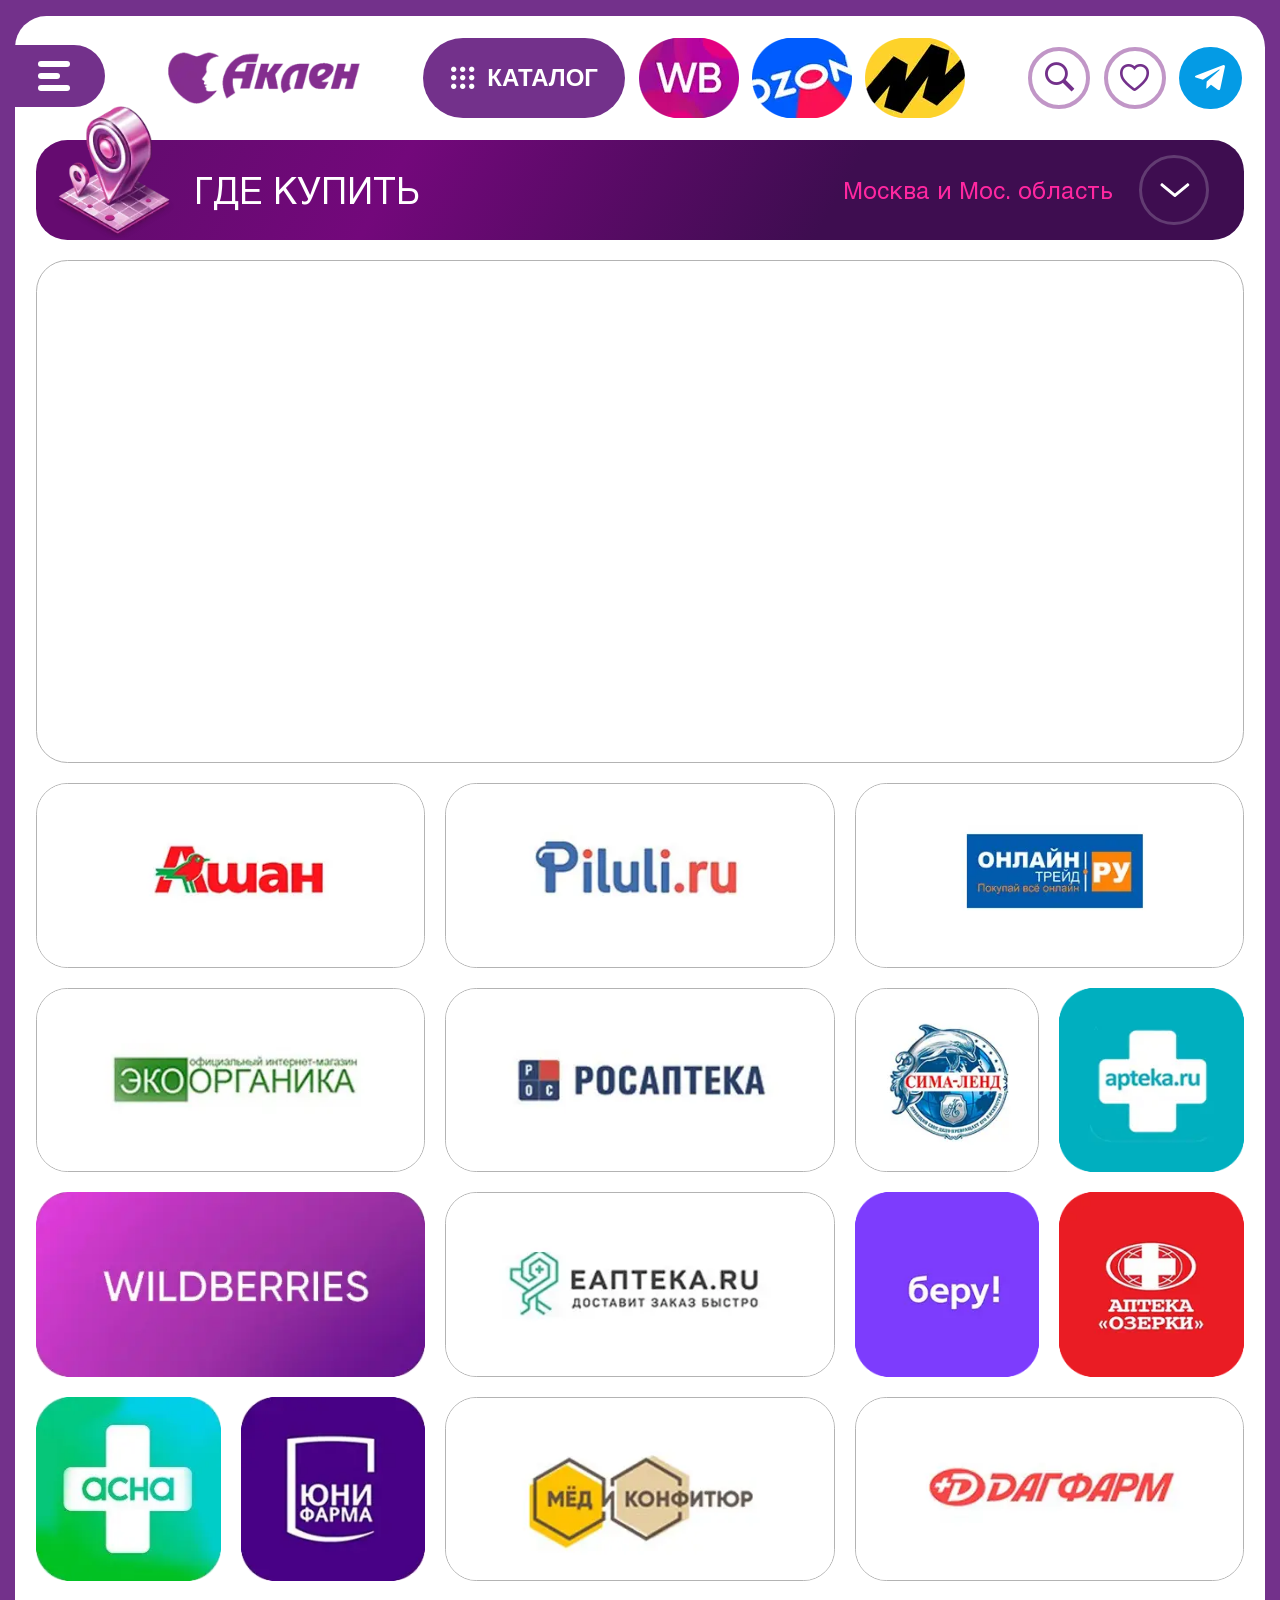
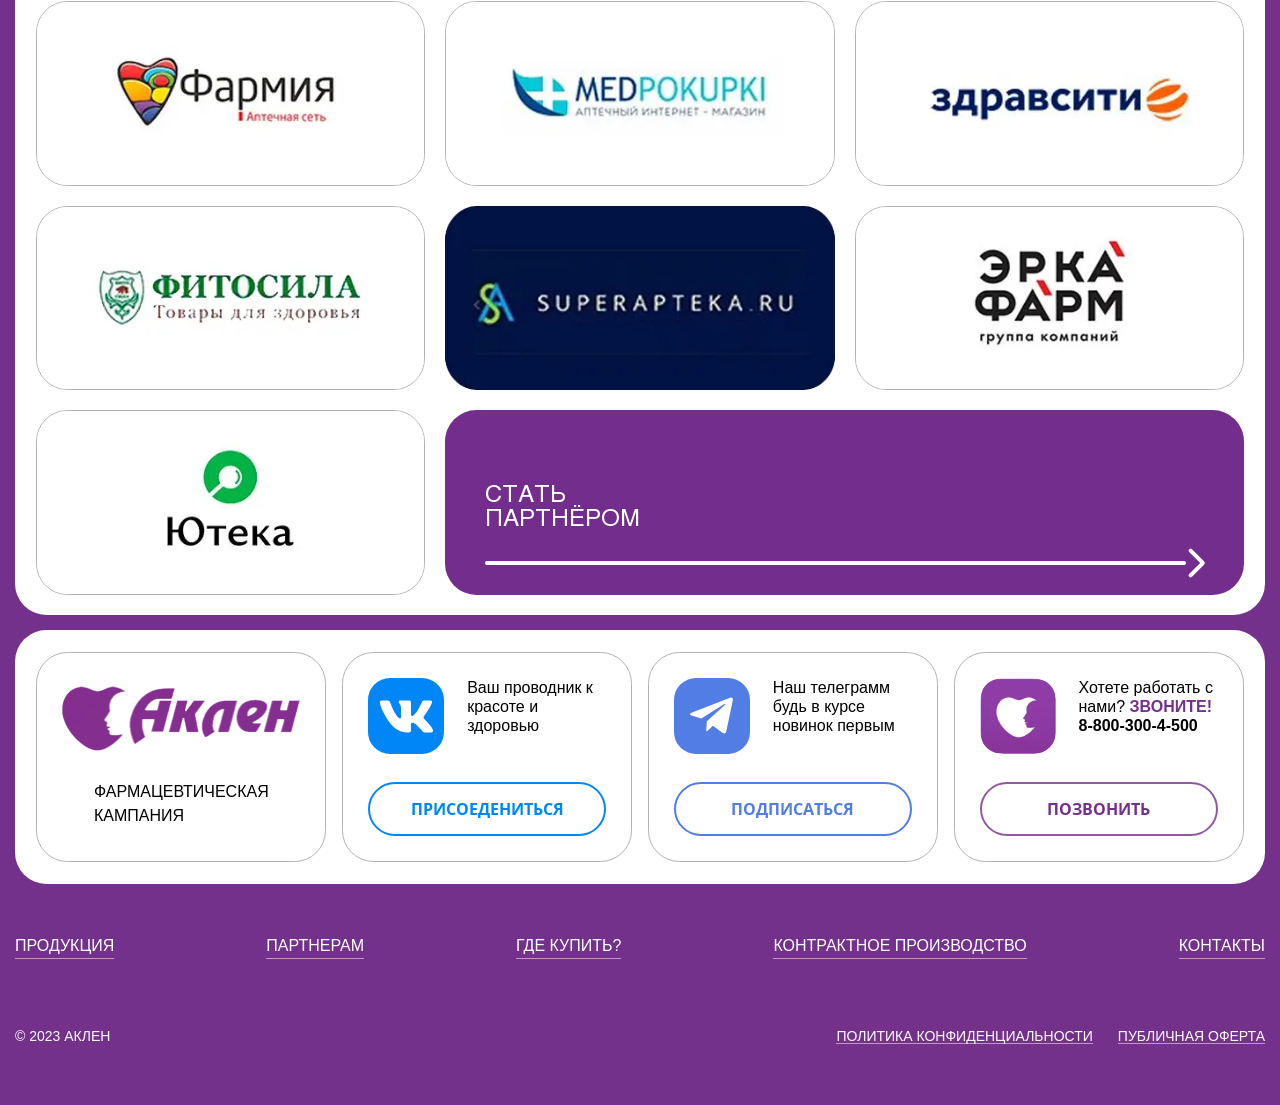
<file: where-buy.html>
<!DOCTYPE html>
<html lang="ru">

<head>
	<title>whereBuyPage</title>
	<meta charset="UTF-8">
	<meta name="format-detection" content="telephone=no">
	<!-- <style>body{opacity: 0;}</style> -->
	<link rel="stylesheet" href="css/style.min.css?_v=20250527231752">
	<!-- <link rel="shortcut icon" href="favicon.ico"> -->
	<!-- <meta name="robots" content="noindex, nofollow"> -->
	<meta name="viewport" content="width=device-width, initial-scale=1.0">
</head>

<body>
	<div class="wrapper">
		<header class="header">
			<div class="header__container">
				<div class="header__body">
					<div class="header__menu menu">
						<button type="button" class="menu__icon icon-menu"><span></span></button>
						<nav class="menu__body">
							<div class="menu__top">
								<div class="menu__box">
									<div class="menu__ikons">
										<a href="#" class="menu__ikon menu__ikon_favourites"></a>
										<a href="#" class="menu__ikon menu__ikon_tg"></a>
									</div>
									<a href="tel:88002004500" class="menu__tel">8 (800) 200-4-500</a>
								</div>
								<button type="button" class="menu__icon icon-menu icon-menu_mod"><span></span></button>
							</div>
							<div class="menu__inner">
								<div class="menu__list">
									<div class="menu__item menu__item_about">
										<a href="#" class="menu__card">
											<div class="menu__image"></div>
											<div class="menu__label">О нас</div>
										</a>
									</div>
									<div class="menu__item menu__item_products">
										<a href="#" class="menu__card">
											<div class="menu__image"></div>
											<div class="menu__label">О нас</div>
										</a>
									</div>
									<div class="menu__item menu__item_partners">
										<a href="#" class="menu__card">
											<div class="menu__image"></div>
											<div class="menu__label">партнёрам</div>
										</a>
									</div>
									<div class="menu__item menu__item_buy">
										<a href="#" class="menu__card">
											<div class="menu__image"></div>
											<div class="menu__label">где купить?</div>
										</a>
									</div>
									<div class="menu__item menu__item_manufacturing">
										<a href="#" class="menu__card">
											<div class="menu__image"></div>
											<div class="menu__label">Контрактное производство</div>
										</a>
									</div>
									<div class="menu__item menu__item_contacts">
										<a href="#" class="menu__card">
											<div class="menu__image"></div>
											<div class="menu__label">контакты</div>
										</a>
									</div>
								</div>
							</div>
							<div class="menu__logo">
								<img src="img/menu/logo.webp" alt="logo">
							</div>
						</nav>
					</div>
					<div class="header__logo">
						<img src="img/header/logo.webp" alt="logo">
					</div>
					<div class="header__links">
						<a data-da=".header__items,1100.98,0" href="#" class="header__catalog">КАТАЛОГ</a>
						<a href="#" class="header__wb">
							<img src="img/header/wb.webp" alt="wildberries">
						</a>
						<a href="#" class="header__ozon">
							<img src="img/header/ozon.webp" alt="ozon">
						</a>
						<a href="#" class="header__yandex-market">
							<img src="img/header/yandexm.webp" alt="yandex-market">
						</a>
					</div>
					<div class="header__desc">
						<div class="header__items">
							<div data-da=".menu__ikons,767.98,0" class="header__search search">
								<div class="search__input">
									<input autocomplete="off" type="text" name="form[]" placeholder="Поиск" class="input">
								</div>
								<div class="search__ikons">
									<button class="search__magnifier"></button>
									<button class="search__close"></button>
								</div>
								<div class="search__window">
									<div class="search__item">
										<div class="search__image">
											<img src="img/popular-products/product-1.webp" alt="image">
										</div>
										<div class="search__content">
											<a href="#" class="search__libel">Крем. Примерное наименование товара</a>
											<div class="search__text">
												<p>АЕДерма – универсальный крем для ухода за кожей тела. В составе косметического средства входят ...</p>
											</div>
										</div>
									</div>
									<div class="search__item">
										<div class="search__image">
											<img src="img/popular-products/product-2.webp" alt="image">
										</div>
										<div class="search__content">
											<a href="#" class="search__libel">Крем. Примерное наименование товара</a>
											<div class="search__text">
												<p>АЕДерма – универсальный крем для ухода за кожей тела. В составе косметического средства входят ...</p>
											</div>
										</div>
									</div>
									<div class="search__item">
										<div class="search__image">
											<img src="img/popular-products/product-3.webp" alt="image">
										</div>
										<div class="search__content">
											<a href="#" class="search__libel">Крем. Примерное наименование товара</a>
											<div class="search__text">
												<p>АЕДерма – универсальный крем для ухода за кожей тела. В составе косметического средства входят ...</p>
											</div>
										</div>
									</div>
									<div class="search__item">
										<div class="search__image">
											<img src="img/popular-products/product-4.webp" alt="image">
										</div>
										<div class="search__content">
											<a href="#" class="search__libel">Крем. Примерное наименование товара</a>
											<div class="search__text">
												<p>АЕДерма – универсальный крем для ухода за кожей тела. В составе косметического средства входят ...</p>
											</div>
										</div>
									</div>
									<div class="search__item">
										<div class="search__image">
											<img src="img/popular-products/product-6.webp" alt="image">
										</div>
										<div class="search__content">
											<a href="#" class="search__libel">Крем. Примерное наименование товара</a>
											<div class="search__text">
												<p>АЕДерма – универсальный крем для ухода за кожей тела. В составе косметического средства входят ...</p>
											</div>
										</div>
									</div>
									<div class="search__item">
										<div class="search__image">
											<img src="img/popular-products/product-6.webp" alt="image">
										</div>
										<div class="search__content">
											<a href="#" class="search__libel">Крем. Примерное наименование товара</a>
											<div class="search__text">
												<p>АЕДерма – универсальный крем для ухода за кожей тела. В составе косметического средства входят ...</p>
											</div>
										</div>
									</div>
								</div>
							</div>
							<a href="#" class="header__favourites"></a>
							<a href="#" class="header__tg"></a>
						</div>
						<a href="tel:88002004500" class="header__tel">8 (800) 200-4-500</a>
					</div>
				</div>
			</div>
		</header>
		<main class="page">
			<section class="buy-main">
				<div class="buy-main__container">
					<div class="buy-main__body">
						<div class="buy-main__row">
							<h1 class="buy-main__title">Где купить</h1>
							<select name="form[]" data-class-modif="form">
								<option value="1" selected>Москва и Мос. область</option>
								<option value="2">Москва и Мос. область</option>
								<option value="3">Москва и Мос. область</option>
								<option value="4">область</option>
							</select>
						</div>
					</div>
				</div>
			</section>
			<section class="map">
				<div class="map__container">
					<div class="map__box">
						<div class="map__body">
							<iframe class="map__item" src="https://yandex.ru/map-widget/v1/?um=constructor%3A25a350bfad076c9c8090cff55545dbc288eddeda14de3ac07359734f1f0647be&amp;source=constructor" frameborder="0"></iframe>
						</div>
					</div>
				</div>
			</section>
			<section class="buy">
				<div class="buy__container">
					<div class="buy__body">
						<div class="buy__items">
							<div class="buy__item">
								<img src="img/where-buy/buy/image1.webp" alt="Ашан" class="buy__img ibg">
							</div>
							<div class="buy__item">
								<img src="img/where-buy/buy/image2.webp" alt="Piluli" class="buy__img ibg">
							</div>
							<div class="buy__item">
								<img src="img/where-buy/buy/image3.webp" alt="Онлайн трейд" class="buy__img ibg">
							</div>
							<div class="buy__item">
								<img src="img/where-buy/buy/image4.webp" alt="Эко органика" class="buy__img ibg">
							</div>
							<div class="buy__item">
								<img src="img/where-buy/buy/image5.webp" alt="Росаптека" class="buy__img ibg">
							</div>
							<div class="buy__item buy__item_mod">
								<img src="img/where-buy/buy/image6.webp" alt="Wildberries" class="buy__img ibg">
							</div>
							<div class="buy__item">
								<img src="img/where-buy/buy/image7.webp" alt="Еаптека" class="buy__img ibg">
							</div>
							<div class="buy__item buy__item_min">
								<img src="img/where-buy/buy/image8.webp" alt="Сима-ленд" class="buy__img ibg">
							</div>
							<div class="buy__item buy__item_min buy__item_mod">
								<img src="img/where-buy/buy/image9.webp" alt="apteka.ru" class="buy__img ibg">
							</div>
							<div class="buy__item">
								<img src="img/where-buy/buy/image10.webp" alt="Мёд конфитюр" class="buy__img ibg">
							</div>
							<div class="buy__item buy__item_min buy__item_mod">
								<img src="img/where-buy/buy/image11.webp" alt=Асна" class="buy__img ibg">
							</div>
							<div class="buy__item buy__item_min buy__item_mod">
								<img src="img/where-buy/buy/image12.webp" alt="Юни фарма" class="buy__img ibg">
							</div>
							<div class="buy__item">
								<img src="img/where-buy/buy/image13.webp" alt="Дагфарм" class="buy__img ibg">
							</div>
							<div class="buy__item buy__item_min buy__item_mod">
								<img src="img/where-buy/buy/image14.webp" alt="Беру" class="buy__img ibg">
							</div>
							<div class="buy__item buy__item_min buy__item_mod">
								<img src="img/where-buy/buy/image15.webp" alt="Аптека озерки" class="buy__img ibg">
							</div>
							<div class="buy__item">
								<img src="img/where-buy/buy/image16.webp" alt="Фармия" class="buy__img ibg">
							</div>
							<div class="buy__item">
								<img src="img/where-buy/buy/image17.webp" alt="Medpokupki" class="buy__img ibg">
							</div>
							<div class="buy__item">
								<img src="img/where-buy/buy/image18.webp" alt="Здравсити" class="buy__img ibg">
							</div>
							<div class="buy__item">
								<img src="img/where-buy/buy/image19.webp" alt="Фитосила" class="buy__img ibg">
							</div>
							<div class="buy__item buy__item_mod">
								<img src="img/where-buy/buy/image20.webp" alt="Superapteka" class="buy__img ibg">
							</div>
							<div class="buy__item">
								<img src="img/where-buy/buy/image21.webp" alt="Эрк афарм" class="buy__img ibg">
							</div>
							<div class="buy__item">
								<img src="img/where-buy/buy/image22.webp" alt="Ютека" class="buy__img ibg">
							</div>
							<a href="#" class="buy__becomea-partner">Стать <br> партнёром<span></span></a>
						</div>
					</div>
				</div>
			</section>
			<section class="contacts-home">
				<div class="contacts-home__container">
					<div class="contacts-home__body">
						<div class="contacts-home__row">
							<div class="contacts-home__item contacts-home__item_mod">
								<div class="contacts-home__company">
									<div class="contacts-home__logo">
										<img src="img/header/logo.webp" alt="logo">
									</div>
									<div class="contacts-home__label">фармацевтическая кампания</div>
								</div>
							</div>
							<div class="contacts-home__item">
								<article class="contacts-home__card card-contacts card-contacts_vk">
									<div class="card-contacts__content">
										<div class="card-contacts__icon"></div>
										<div class="card-contacts__text">
											<p>Ваш проводник к красоте и здоровью</p>
										</div>
									</div>
									<a href="#" class="card-contacts__button">Присоедениться</a>
								</article>
							</div>
							<div class="contacts-home__item">
								<article class="contacts-home__card card-contacts card-contacts_tg">
									<div class="card-contacts__content">
										<div class="card-contacts__icon"></div>
										<div class="card-contacts__text">
											<p>Наш телеграмм будь в курсе новинок первым</p>
										</div>
									</div>
									<a href="#" class="card-contacts__button">подписаться</a>
								</article>
							</div>
							<div class="contacts-home__item">
								<article class="contacts-home__card card-contacts card-contacts_tel">
									<div class="card-contacts__content">
										<div class="card-contacts__icon"></div>
										<div class="card-contacts__text">
											<p>Хотете работать с нами? <span>ЗВОНИТЕ!</span></p>
											<p>8-800-300-4-500</p>
										</div>
									</div>
									<a href="tel:88003004500" class="card-contacts__button">позвонить</a>
								</article>
							</div>
						</div>
					</div>
				</div>
			</section>
		</main>
		<footer class="footer">
			<div class="footer__container">
				<div class="footer__body">
					<div class="footer__copyright">© 2023 Аклен</div>
					<nav data-da=".footer__container,1280.98,0" class="footer__menu menu-footer">
						<ul class="menu-footer__list">
							<li class="menu-footer__item"><a href="#" class="menu-footer__link">Продукция</a></li>
							<li class="menu-footer__item"><a href="#" class="menu-footer__link">Партнерам</a></li>
							<li class="menu-footer__item"><a href="#" class="menu-footer__link">Где купить?</a></li>
							<li class="menu-footer__item"><a href="#" class="menu-footer__link">Контрактное производство</a></li>
							<li class="menu-footer__item"><a href="#" class="menu-footer__link">Контакты</a></li>
						</ul>
					</nav>
					<div class="footer__desc">
						<a href="#" class="footer__link">Политика конфиденциальности</a>
						<a href="#" class="footer__link">Публичная оферта</a>
					</div>
				</div>
			</div>
		</footer>
	</div>
	<script src="js/app.min.js?_v=20250527231752"></script>
</body>

</html>
</file>
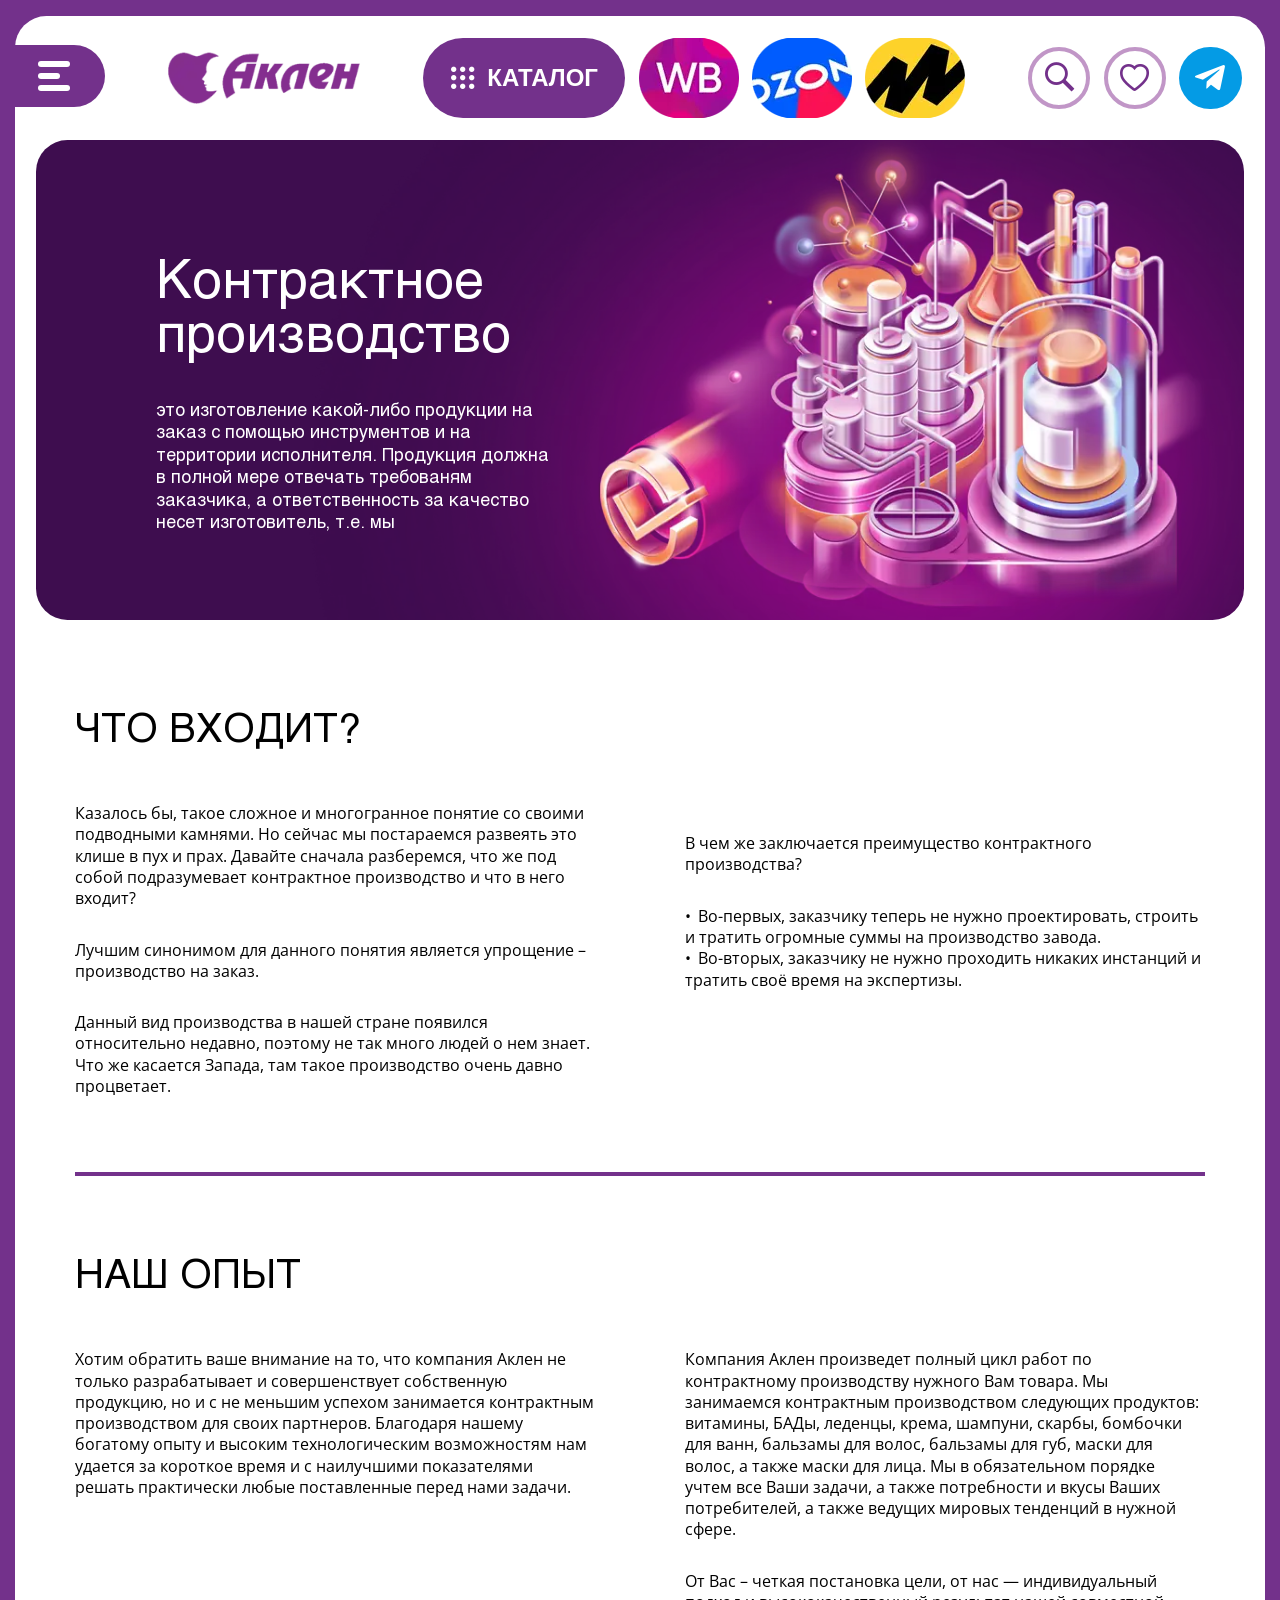
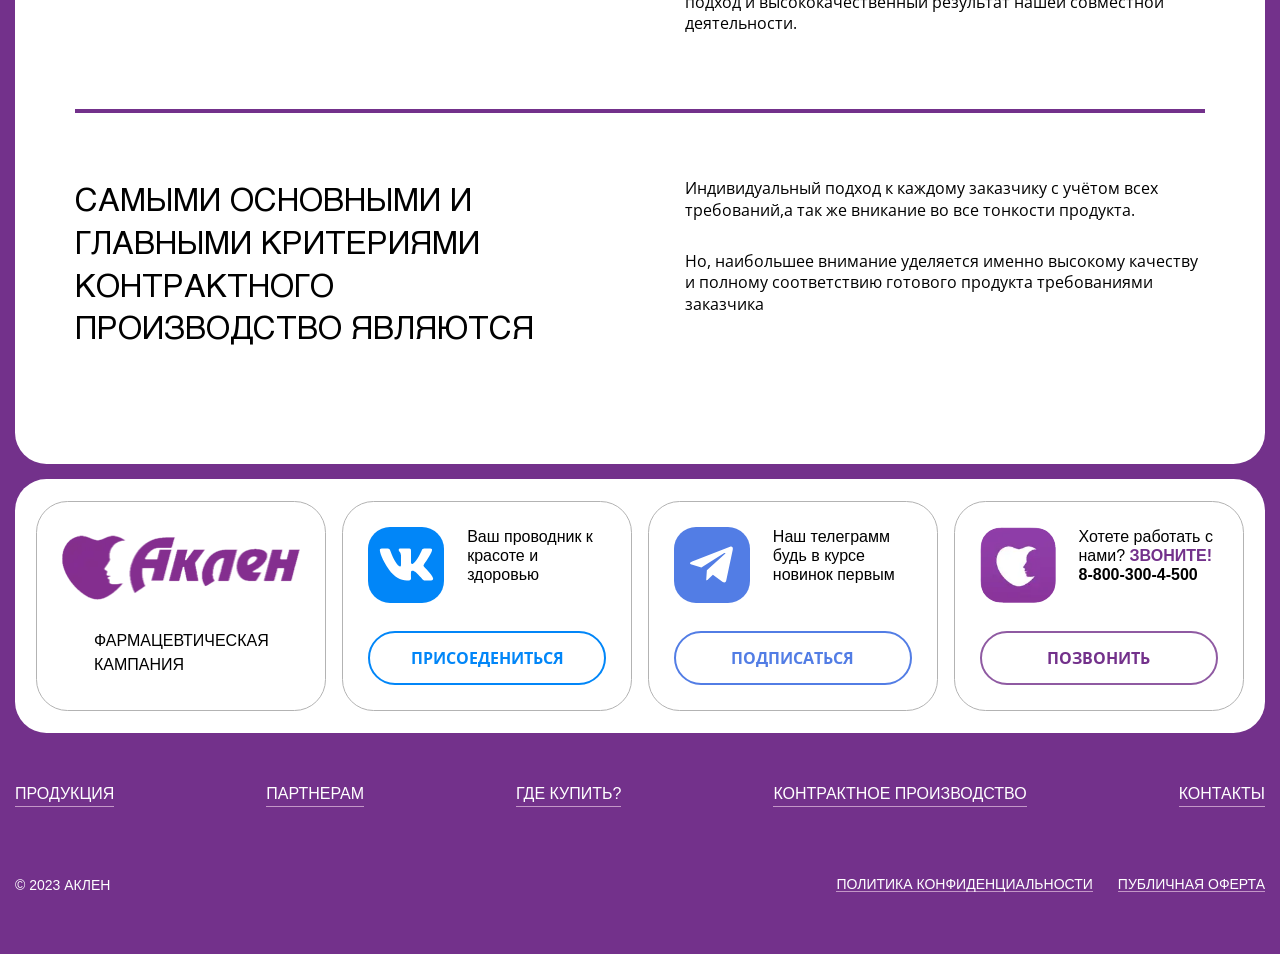
<file: сontract-production.html>
<!DOCTYPE html>
<html lang="ru">

<head>
	<title>contractProductionPage</title>
	<meta charset="UTF-8">
	<meta name="format-detection" content="telephone=no">
	<!-- <style>body{opacity: 0;}</style> -->
	<link rel="stylesheet" href="css/style.min.css?_v=20250527231752">
	<!-- <link rel="shortcut icon" href="favicon.ico"> -->
	<!-- <meta name="robots" content="noindex, nofollow"> -->
	<meta name="viewport" content="width=device-width, initial-scale=1.0">
</head>

<body>
	<div class="wrapper">
		<header class="header">
			<div class="header__container">
				<div class="header__body">
					<div class="header__menu menu">
						<button type="button" class="menu__icon icon-menu"><span></span></button>
						<nav class="menu__body">
							<div class="menu__top">
								<div class="menu__box">
									<div class="menu__ikons">
										<a href="#" class="menu__ikon menu__ikon_favourites"></a>
										<a href="#" class="menu__ikon menu__ikon_tg"></a>
									</div>
									<a href="tel:88002004500" class="menu__tel">8 (800) 200-4-500</a>
								</div>
								<button type="button" class="menu__icon icon-menu icon-menu_mod"><span></span></button>
							</div>
							<div class="menu__inner">
								<div class="menu__list">
									<div class="menu__item menu__item_about">
										<a href="#" class="menu__card">
											<div class="menu__image"></div>
											<div class="menu__label">О нас</div>
										</a>
									</div>
									<div class="menu__item menu__item_products">
										<a href="#" class="menu__card">
											<div class="menu__image"></div>
											<div class="menu__label">О нас</div>
										</a>
									</div>
									<div class="menu__item menu__item_partners">
										<a href="#" class="menu__card">
											<div class="menu__image"></div>
											<div class="menu__label">партнёрам</div>
										</a>
									</div>
									<div class="menu__item menu__item_buy">
										<a href="#" class="menu__card">
											<div class="menu__image"></div>
											<div class="menu__label">где купить?</div>
										</a>
									</div>
									<div class="menu__item menu__item_manufacturing">
										<a href="#" class="menu__card">
											<div class="menu__image"></div>
											<div class="menu__label">Контрактное производство</div>
										</a>
									</div>
									<div class="menu__item menu__item_contacts">
										<a href="#" class="menu__card">
											<div class="menu__image"></div>
											<div class="menu__label">контакты</div>
										</a>
									</div>
								</div>
							</div>
							<div class="menu__logo">
								<img src="img/menu/logo.webp" alt="logo">
							</div>
						</nav>
					</div>
					<div class="header__logo">
						<img src="img/header/logo.webp" alt="logo">
					</div>
					<div class="header__links">
						<a data-da=".header__items,1100.98,0" href="#" class="header__catalog">КАТАЛОГ</a>
						<a href="#" class="header__wb">
							<img src="img/header/wb.webp" alt="wildberries">
						</a>
						<a href="#" class="header__ozon">
							<img src="img/header/ozon.webp" alt="ozon">
						</a>
						<a href="#" class="header__yandex-market">
							<img src="img/header/yandexm.webp" alt="yandex-market">
						</a>
					</div>
					<div class="header__desc">
						<div class="header__items">
							<div data-da=".menu__ikons,767.98,0" class="header__search search">
								<div class="search__input">
									<input autocomplete="off" type="text" name="form[]" placeholder="Поиск" class="input">
								</div>
								<div class="search__ikons">
									<button class="search__magnifier"></button>
									<button class="search__close"></button>
								</div>
								<div class="search__window">
									<div class="search__item">
										<div class="search__image">
											<img src="img/popular-products/product-1.webp" alt="image">
										</div>
										<div class="search__content">
											<a href="#" class="search__libel">Крем. Примерное наименование товара</a>
											<div class="search__text">
												<p>АЕДерма – универсальный крем для ухода за кожей тела. В составе косметического средства входят ...</p>
											</div>
										</div>
									</div>
									<div class="search__item">
										<div class="search__image">
											<img src="img/popular-products/product-2.webp" alt="image">
										</div>
										<div class="search__content">
											<a href="#" class="search__libel">Крем. Примерное наименование товара</a>
											<div class="search__text">
												<p>АЕДерма – универсальный крем для ухода за кожей тела. В составе косметического средства входят ...</p>
											</div>
										</div>
									</div>
									<div class="search__item">
										<div class="search__image">
											<img src="img/popular-products/product-3.webp" alt="image">
										</div>
										<div class="search__content">
											<a href="#" class="search__libel">Крем. Примерное наименование товара</a>
											<div class="search__text">
												<p>АЕДерма – универсальный крем для ухода за кожей тела. В составе косметического средства входят ...</p>
											</div>
										</div>
									</div>
									<div class="search__item">
										<div class="search__image">
											<img src="img/popular-products/product-4.webp" alt="image">
										</div>
										<div class="search__content">
											<a href="#" class="search__libel">Крем. Примерное наименование товара</a>
											<div class="search__text">
												<p>АЕДерма – универсальный крем для ухода за кожей тела. В составе косметического средства входят ...</p>
											</div>
										</div>
									</div>
									<div class="search__item">
										<div class="search__image">
											<img src="img/popular-products/product-6.webp" alt="image">
										</div>
										<div class="search__content">
											<a href="#" class="search__libel">Крем. Примерное наименование товара</a>
											<div class="search__text">
												<p>АЕДерма – универсальный крем для ухода за кожей тела. В составе косметического средства входят ...</p>
											</div>
										</div>
									</div>
									<div class="search__item">
										<div class="search__image">
											<img src="img/popular-products/product-6.webp" alt="image">
										</div>
										<div class="search__content">
											<a href="#" class="search__libel">Крем. Примерное наименование товара</a>
											<div class="search__text">
												<p>АЕДерма – универсальный крем для ухода за кожей тела. В составе косметического средства входят ...</p>
											</div>
										</div>
									</div>
								</div>
							</div>
							<a href="#" class="header__favourites"></a>
							<a href="#" class="header__tg"></a>
						</div>
						<a href="tel:88002004500" class="header__tel">8 (800) 200-4-500</a>
					</div>
				</div>
			</div>
		</header>
		<main class="page">
			<section class="contract-main">
				<div class="contract-main__container">
					<div class="contract-main__body">
						<div class="contract-main__box">
							<h1 class="contract-main__title">Контрактное производство</h1>
							<div class="contract-main__text">
								<p>это изготовление какой-либо продукции на заказ с помощью инструментов и на территории исполнителя. Продукция должна в полной мере отвечать требованям заказчика, а ответственность за качество несет изготовитель, т.е. мы</p>
							</div>
						</div>
					</div>
				</div>
			</section>
			<section class="contract-info">
				<div class="contract-info__container">
					<div class="contract-info__body">
						<div class="contract-info__items contract-info__items_one">
							<div class="contract-info__item">
								<h2 class="contract-info__title">ЧТО ВХОДИТ?</h2>
								<div class="contract-info__box">
									<div class="contract-info__text">
										<p> Казалось бы, такое сложное и многогранное понятие со своими подводными камнями. Но сейчас мы постараемся развеять это клише в пух и прах. Давайте сначала разберемся, что же под собой подразумевает контрактное производство и что в него входит?</p>
										<p>Лучшим синонимом для данного понятия является упрощение – производство на заказ.</p>
										<p>Данный вид производства в нашей стране появился относительно недавно, поэтому не так много людей о нем знает. Что же касается Запада, там такое производство очень давно процветает.</p>
									</div>
									<div class="contract-info__inner">
										<h6 class="contract-info__label">В чем же заключается преимущество контрактного производства?</h6>
										<ul class="contract-info__list">
											<li class="contract-info__li">Во-первых, заказчику теперь не нужно проектировать, строить и тратить огромные суммы на производство завода.</li>
											<li class="contract-info__li">Во-вторых, заказчику не нужно проходить никаких инстанций и тратить своё время на экспертизы.</li>
										</ul>
									</div>
								</div>
							</div>
							<div class="contract-info__item">
								<h2 class="contract-info__title">НАШ ОПЫТ</h2>
								<div class="contract-info__text contract-info__text_mod">
									<p>Хотим обратить ваше внимание на то, что компания Аклен не только разрабатывает и совершенствует собственную продукцию, но и с не меньшим успехом занимается контрактным производством для своих партнеров. Благодаря нашему богатому опыту и высоким технологическим возможностям нам удается за короткое время и с наилучшими показателями решать практически любые поставленные перед нами задачи.</p>
									<p>Компания Аклен произведет полный цикл работ по контрактному производству нужного Вам товара. Мы занимаемся контрактным производством следующих продуктов: витамины, БАДы, леденцы, крема, шампуни, скарбы, бомбочки для ванн, бальзамы для волос, бальзамы для губ, маски для волос, а также маски для лица. Мы в обязательном порядке учтем все Ваши задачи, а также потребности и вкусы Ваших потребителей, а также ведущих мировых тенденций в нужной сфере.</p>
									<p>От Вас – четкая постановка цели, от нас — индивидуальный подход и высококачественный результат нашей совместной деятельности.</p>
								</div>
							</div>
						</div>
						<div class="contract-info__items contract-info__items_two">
							<div class="contract-info__item">
								<h2 class="contract-info__subtitle">САМЫМИ ОСНОВНЫМИ И ГЛАВНЫМИ КРИТЕРИЯМИ КОНТРАКТНОГО ПРОИЗВОДСТВО ЯВЛЯЮТСЯ</h2>
							</div>
							<div class="contract-info__item">
								<div class="contract-info__text">
									<p>Индивидуальный подход к каждому заказчику с учётом всех требований,а так же вникание во все тонкости продукта.</p>
									<p>Но, наибольшее внимание уделяется именно высокому качеству и полному соответствию готового продукта требованиями заказчика</p>
								</div>
							</div>
						</div>
					</div>
				</div>
			</section>
			<section class="contacts-home">
				<div class="contacts-home__container">
					<div class="contacts-home__body">
						<div class="contacts-home__row">
							<div class="contacts-home__item contacts-home__item_mod">
								<div class="contacts-home__company">
									<div class="contacts-home__logo">
										<img src="img/header/logo.webp" alt="logo">
									</div>
									<div class="contacts-home__label">фармацевтическая кампания</div>
								</div>
							</div>
							<div class="contacts-home__item">
								<article class="contacts-home__card card-contacts card-contacts_vk">
									<div class="card-contacts__content">
										<div class="card-contacts__icon"></div>
										<div class="card-contacts__text">
											<p>Ваш проводник к красоте и здоровью</p>
										</div>
									</div>
									<a href="#" class="card-contacts__button">Присоедениться</a>
								</article>
							</div>
							<div class="contacts-home__item">
								<article class="contacts-home__card card-contacts card-contacts_tg">
									<div class="card-contacts__content">
										<div class="card-contacts__icon"></div>
										<div class="card-contacts__text">
											<p>Наш телеграмм будь в курсе новинок первым</p>
										</div>
									</div>
									<a href="#" class="card-contacts__button">подписаться</a>
								</article>
							</div>
							<div class="contacts-home__item">
								<article class="contacts-home__card card-contacts card-contacts_tel">
									<div class="card-contacts__content">
										<div class="card-contacts__icon"></div>
										<div class="card-contacts__text">
											<p>Хотете работать с нами? <span>ЗВОНИТЕ!</span></p>
											<p>8-800-300-4-500</p>
										</div>
									</div>
									<a href="tel:88003004500" class="card-contacts__button">позвонить</a>
								</article>
							</div>
						</div>
					</div>
				</div>
			</section>
		</main>
		<footer class="footer">
			<div class="footer__container">
				<div class="footer__body">
					<div class="footer__copyright">© 2023 Аклен</div>
					<nav data-da=".footer__container,1280.98,0" class="footer__menu menu-footer">
						<ul class="menu-footer__list">
							<li class="menu-footer__item"><a href="#" class="menu-footer__link">Продукция</a></li>
							<li class="menu-footer__item"><a href="#" class="menu-footer__link">Партнерам</a></li>
							<li class="menu-footer__item"><a href="#" class="menu-footer__link">Где купить?</a></li>
							<li class="menu-footer__item"><a href="#" class="menu-footer__link">Контрактное производство</a></li>
							<li class="menu-footer__item"><a href="#" class="menu-footer__link">Контакты</a></li>
						</ul>
					</nav>
					<div class="footer__desc">
						<a href="#" class="footer__link">Политика конфиденциальности</a>
						<a href="#" class="footer__link">Публичная оферта</a>
					</div>
				</div>
			</div>
		</footer>
	</div>
	<script src="js/app.min.js?_v=20250527231752"></script>
</body>

</html>
</file>
